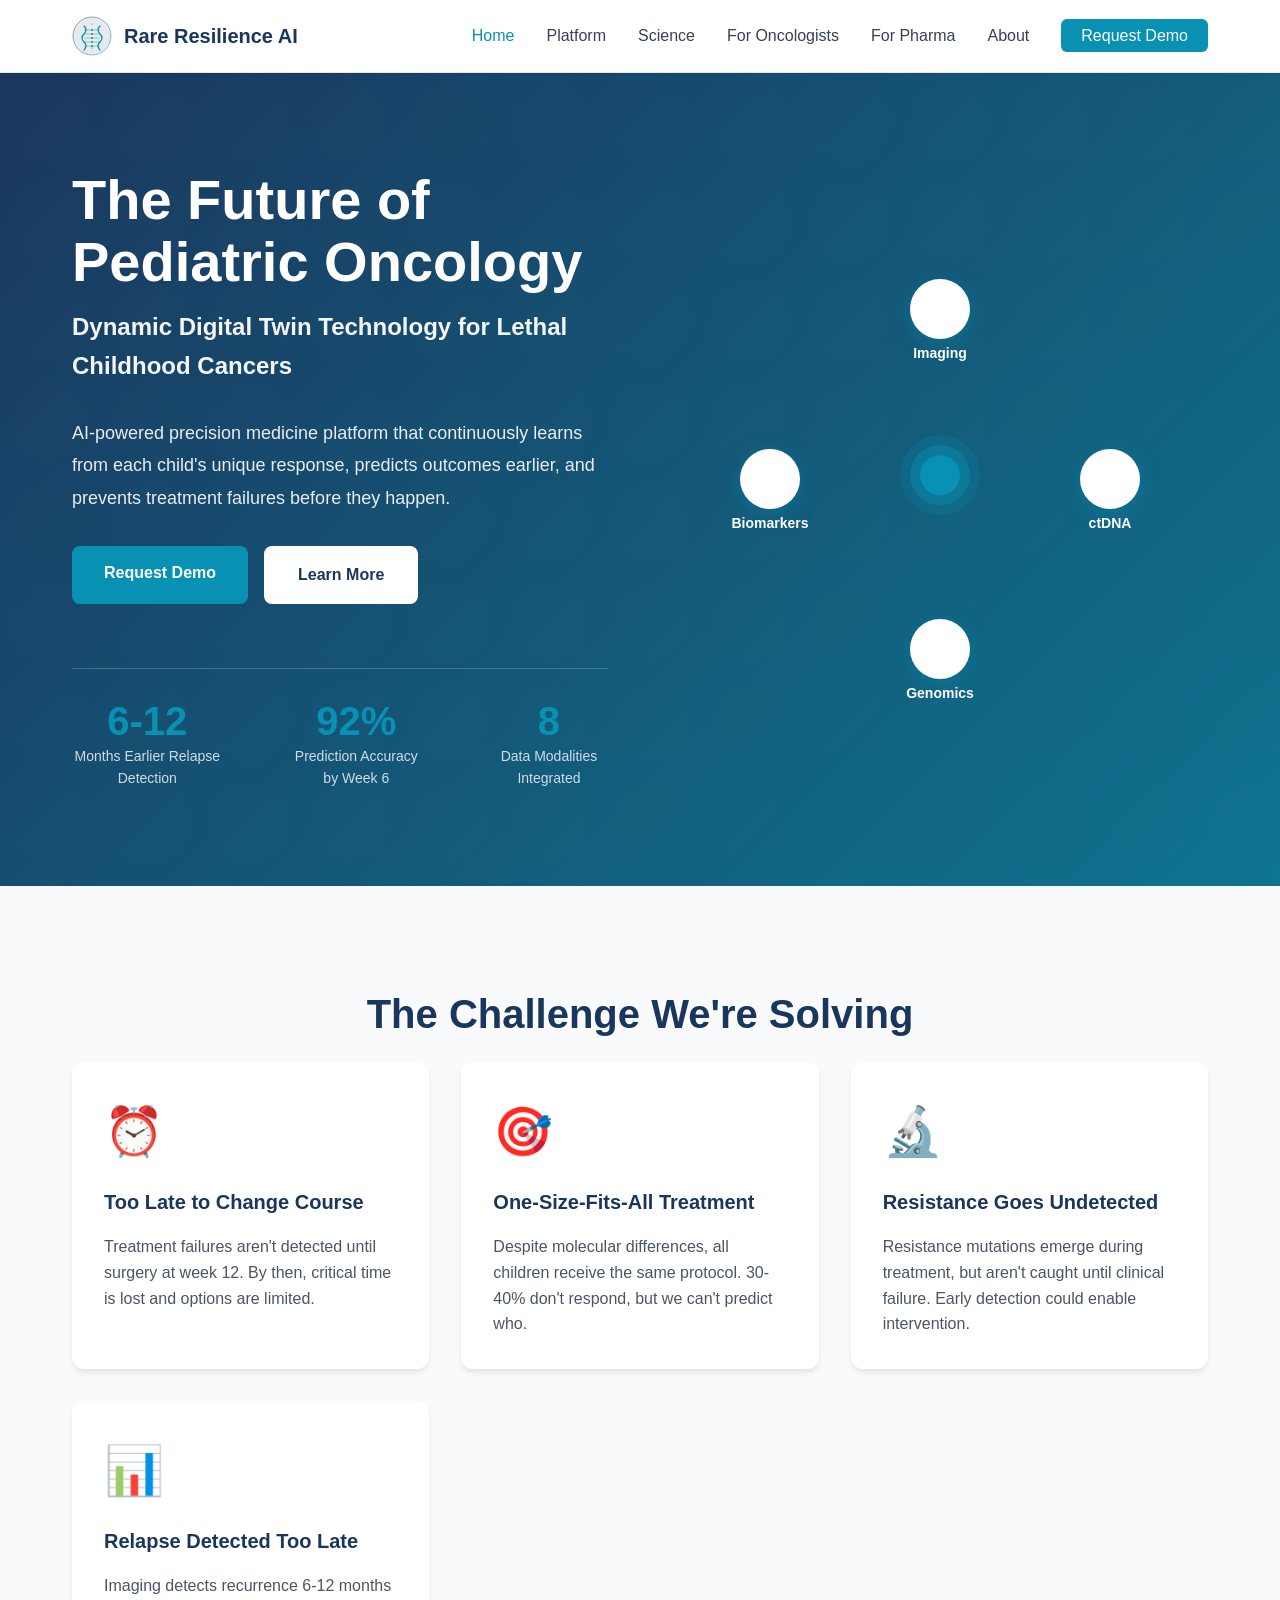
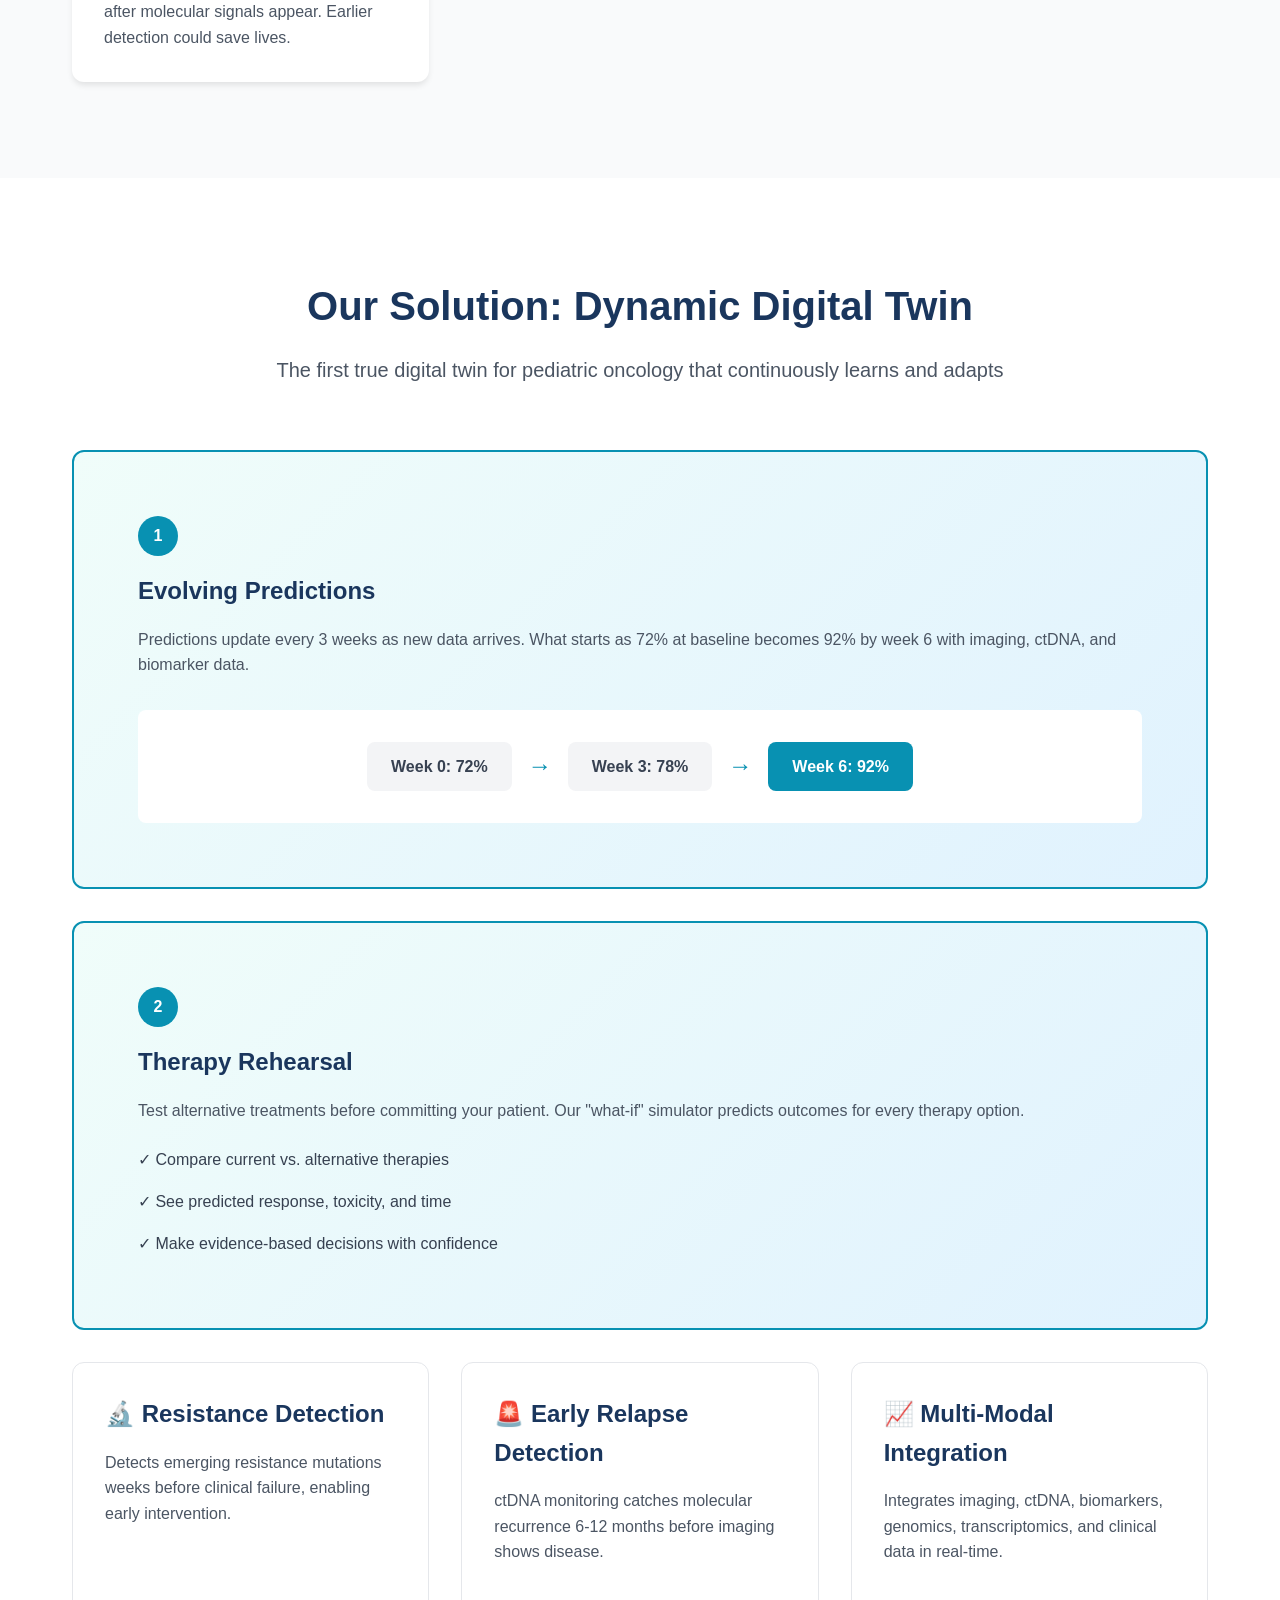
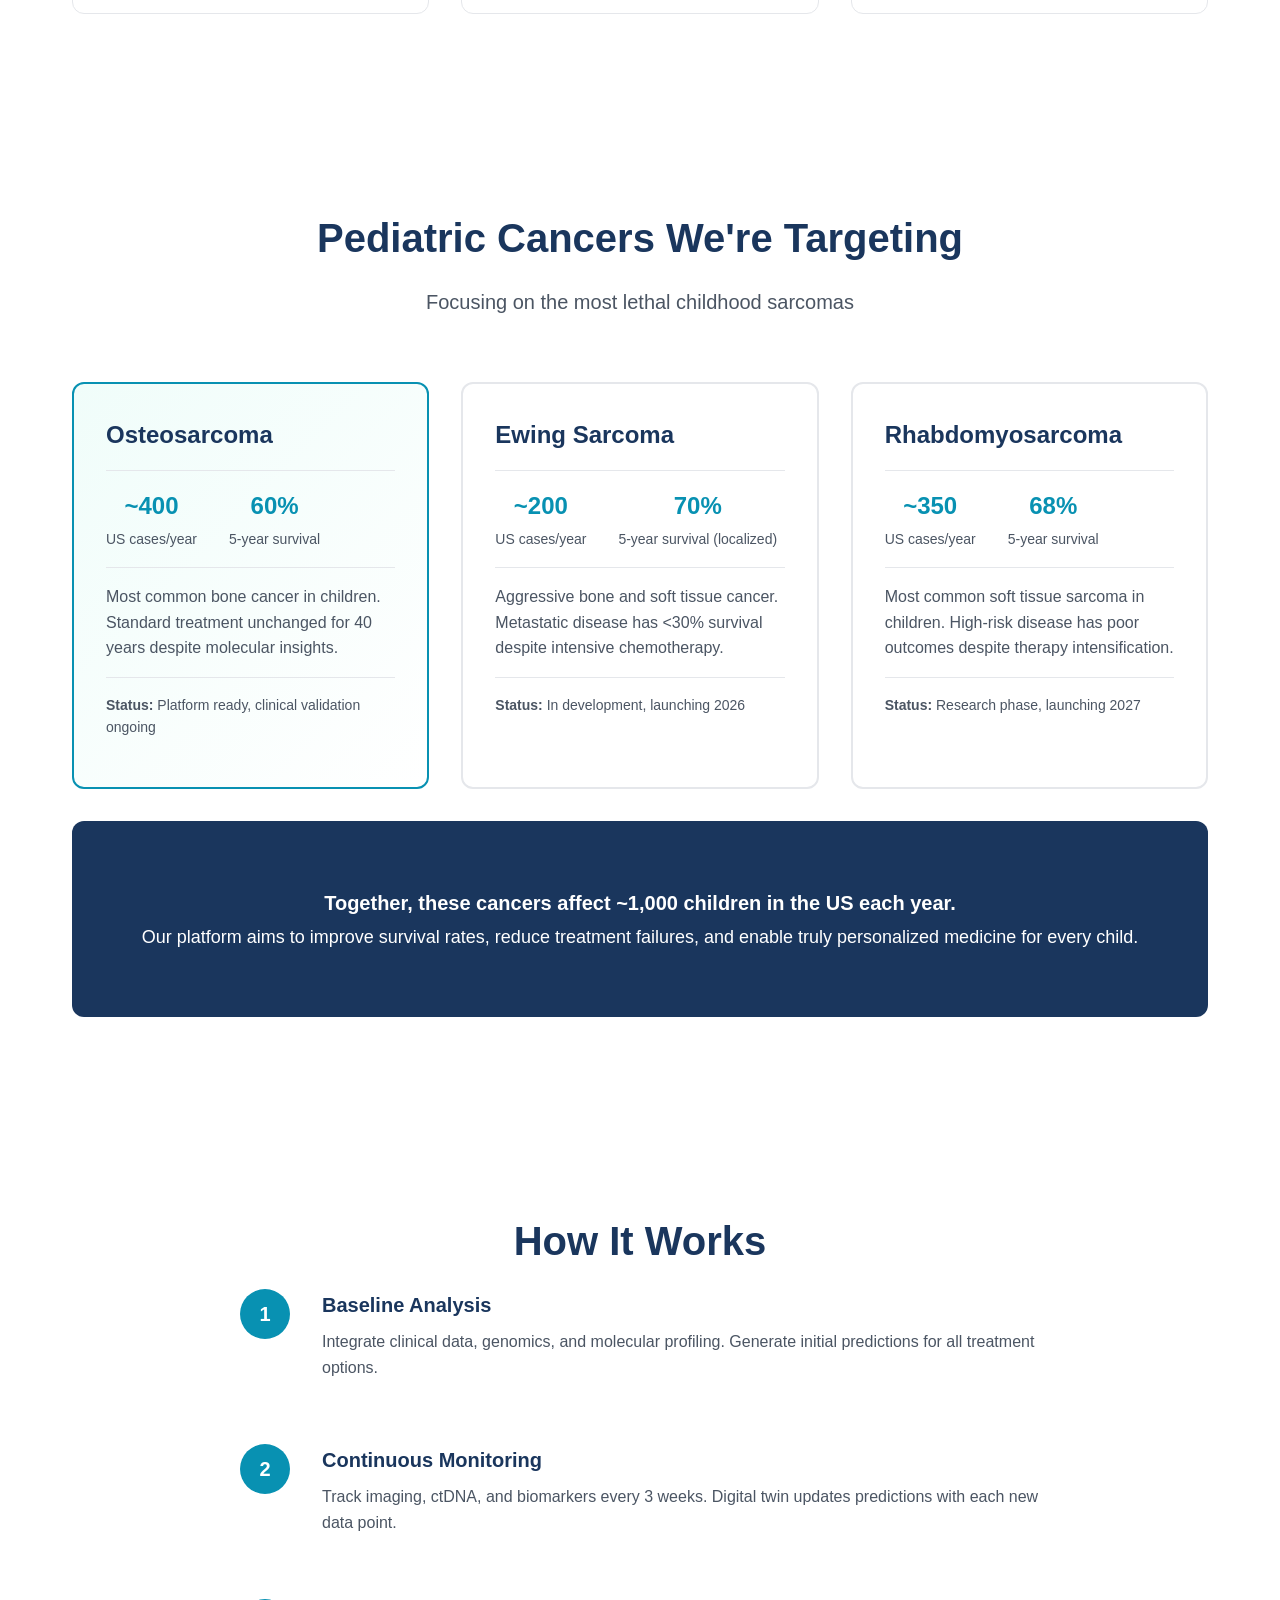
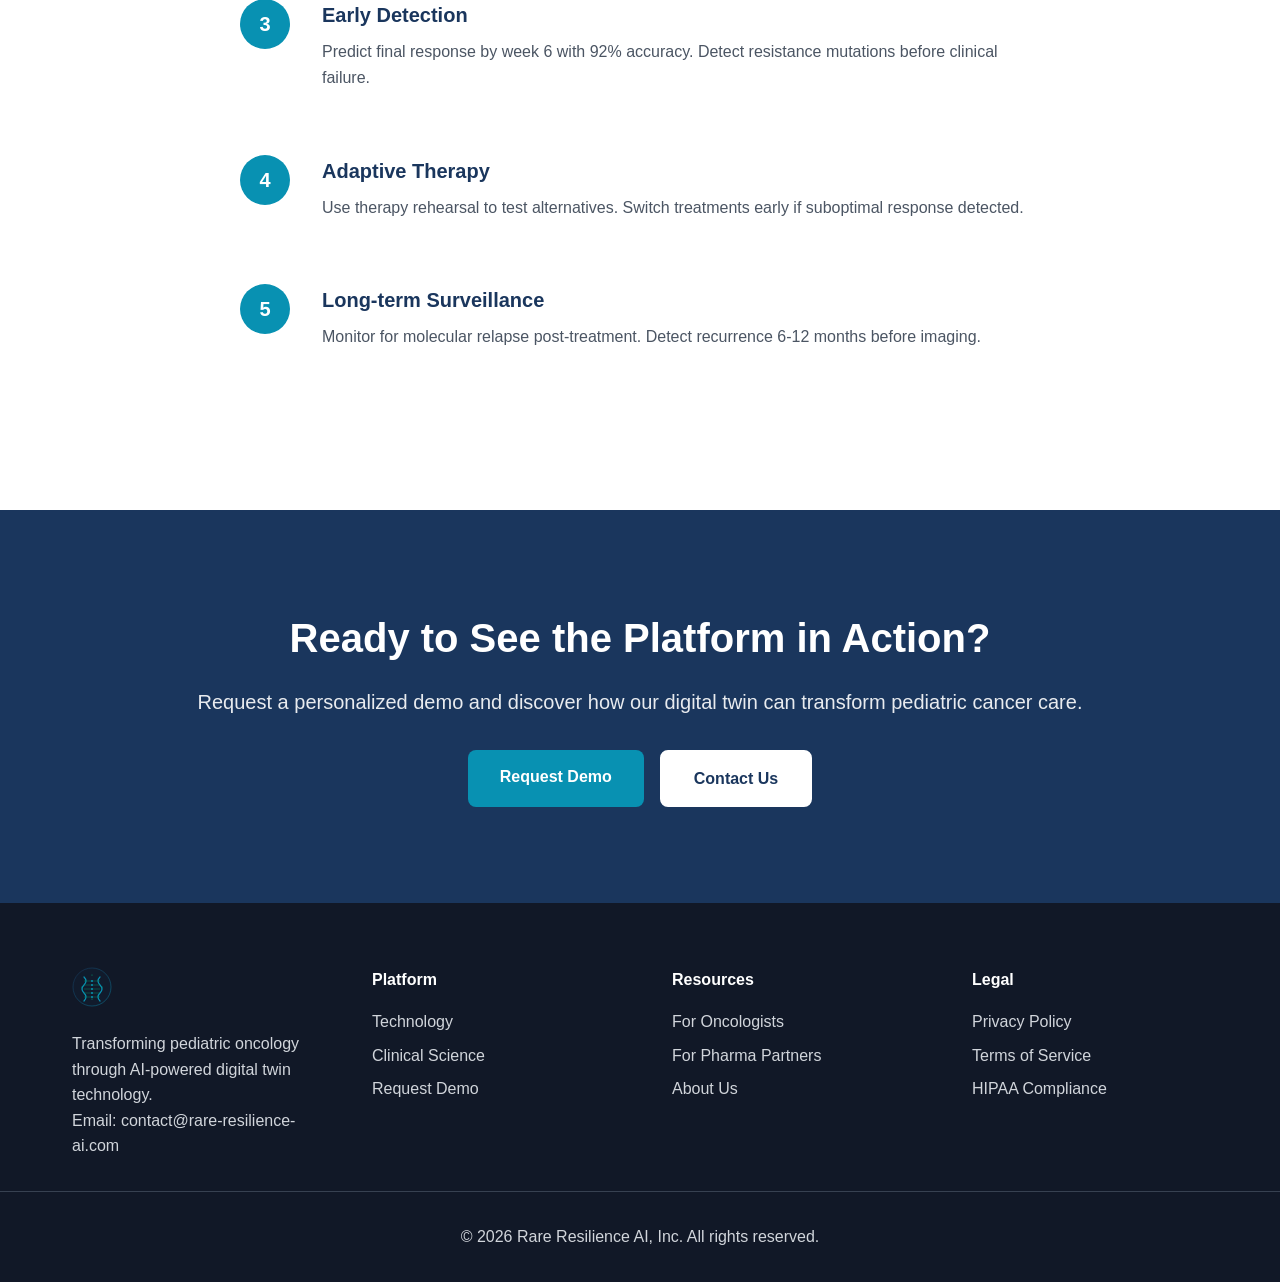
<file: index.html>
<!DOCTYPE html>
<html lang="en">
<head>
    <meta charset="UTF-8">
    <meta name="viewport" content="width=device-width, initial-scale=1.0">
    <meta name="description" content="Rare Resilience AI - Dynamic Digital Twin for Pediatric Oncology. AI-powered precision medicine platform for lethal childhood cancers including osteosarcoma, Ewing sarcoma, and rhabdomyosarcoma.">
    <meta name="keywords" content="pediatric oncology, osteosarcoma, digital twin, AI cancer treatment, childhood cancer, precision medicine">
    <title>Rare Resilience AI - Digital Twin for Pediatric Oncology</title>
    <link rel="stylesheet" href="styles.css">
    <link rel="icon" type="image/svg+xml" href="logo.svg">
</head>
<body>
    <!-- Navigation -->
    <nav class="navbar">
        <div class="container nav-container">
            <div class="logo">
                <img src="logo.svg" alt="Rare Resilience AI Logo" class="logo-img">
                <span class="logo-text">Rare Resilience AI</span>
            </div>
            <ul class="nav-links">
                <li><a href="index.html" class="active">Home</a></li>
                <li><a href="platform.html">Platform</a></li>
                <li><a href="science.html">Science</a></li>
                <li><a href="for-oncologists.html">For Oncologists</a></li>
                <li><a href="for-pharma.html">For Pharma</a></li>
                <li><a href="about.html">About</a></li>
                <li><a href="demo.html" class="btn-primary-nav">Request Demo</a></li>
            </ul>
            <div class="mobile-menu-toggle">
                <span></span>
                <span></span>
                <span></span>
            </div>
        </div>
    </nav>

    <!-- Hero Section -->
    <section class="hero">
        <div class="container hero-container">
            <div class="hero-content">
                <h1 class="hero-title">The Future of Pediatric Oncology</h1>
                <p class="hero-subtitle">Dynamic Digital Twin Technology for Lethal Childhood Cancers</p>
                <p class="hero-description">
                    AI-powered precision medicine platform that continuously learns from each child's unique response, 
                    predicts outcomes earlier, and prevents treatment failures before they happen.
                </p>
                <div class="hero-buttons">
                    <a href="demo.html" class="btn-primary">Request Demo</a>
                    <a href="platform.html" class="btn-secondary">Learn More</a>
                </div>
                <div class="hero-stats">
                    <div class="stat">
                        <div class="stat-number">6-12</div>
                        <div class="stat-label">Months Earlier Relapse Detection</div>
                    </div>
                    <div class="stat">
                        <div class="stat-number">92%</div>
                        <div class="stat-label">Prediction Accuracy by Week 6</div>
                    </div>
                    <div class="stat">
                        <div class="stat-number">8</div>
                        <div class="stat-label">Data Modalities Integrated</div>
                    </div>
                </div>
            </div>
            <div class="hero-visual">
                <div class="digital-twin-animation">
                    <!-- Animated visual representation -->
                    <div class="orbit-container">
                        <div class="center-node">
                            <svg width="100" height="100" viewBox="0 0 100 100">
                                <circle cx="50" cy="50" r="40" fill="#0891b2" opacity="0.2"/>
                                <circle cx="50" cy="50" r="30" fill="#0891b2" opacity="0.4"/>
                                <circle cx="50" cy="50" r="20" fill="#0891b2"/>
                            </svg>
                        </div>
                        <div class="orbit-node orbit-1" data-label="Imaging"></div>
                        <div class="orbit-node orbit-2" data-label="ctDNA"></div>
                        <div class="orbit-node orbit-3" data-label="Genomics"></div>
                        <div class="orbit-node orbit-4" data-label="Biomarkers"></div>
                    </div>
                </div>
            </div>
        </div>
    </section>

    <!-- Problem Section -->
    <section class="section problem-section">
        <div class="container">
            <h2 class="section-title">The Challenge We're Solving</h2>
            <div class="problem-grid">
                <div class="problem-card">
                    <div class="problem-icon">⏰</div>
                    <h3>Too Late to Change Course</h3>
                    <p>Treatment failures aren't detected until surgery at week 12. By then, critical time is lost and options are limited.</p>
                </div>
                <div class="problem-card">
                    <div class="problem-icon">🎯</div>
                    <h3>One-Size-Fits-All Treatment</h3>
                    <p>Despite molecular differences, all children receive the same protocol. 30-40% don't respond, but we can't predict who.</p>
                </div>
                <div class="problem-card">
                    <div class="problem-icon">🔬</div>
                    <h3>Resistance Goes Undetected</h3>
                    <p>Resistance mutations emerge during treatment, but aren't caught until clinical failure. Early detection could enable intervention.</p>
                </div>
                <div class="problem-card">
                    <div class="problem-icon">📊</div>
                    <h3>Relapse Detected Too Late</h3>
                    <p>Imaging detects recurrence 6-12 months after molecular signals appear. Earlier detection could save lives.</p>
                </div>
            </div>
        </div>
    </section>

    <!-- Solution Section -->
    <section class="section solution-section">
        <div class="container">
            <h2 class="section-title">Our Solution: Dynamic Digital Twin</h2>
            <p class="section-subtitle">The first true digital twin for pediatric oncology that continuously learns and adapts</p>
            
            <div class="solution-features">
                <div class="feature-card featured">
                    <div class="feature-number">1</div>
                    <h3>Evolving Predictions</h3>
                    <p>Predictions update every 3 weeks as new data arrives. What starts as 72% at baseline becomes 92% by week 6 with imaging, ctDNA, and biomarker data.</p>
                    <div class="feature-visual">
                        <div class="prediction-evolution">
                            <span class="timeline-point">Week 0: 72%</span>
                            <span class="timeline-arrow">→</span>
                            <span class="timeline-point">Week 3: 78%</span>
                            <span class="timeline-arrow">→</span>
                            <span class="timeline-point highlight">Week 6: 92%</span>
                        </div>
                    </div>
                </div>

                <div class="feature-card featured">
                    <div class="feature-number">2</div>
                    <h3>Therapy Rehearsal</h3>
                    <p>Test alternative treatments before committing your patient. Our "what-if" simulator predicts outcomes for every therapy option.</p>
                    <ul class="feature-list">
                        <li>✓ Compare current vs. alternative therapies</li>
                        <li>✓ See predicted response, toxicity, and time</li>
                        <li>✓ Make evidence-based decisions with confidence</li>
                    </ul>
                </div>

                <div class="feature-row">
                    <div class="feature-card">
                        <h3>🔬 Resistance Detection</h3>
                        <p>Detects emerging resistance mutations weeks before clinical failure, enabling early intervention.</p>
                    </div>
                    <div class="feature-card">
                        <h3>🚨 Early Relapse Detection</h3>
                        <p>ctDNA monitoring catches molecular recurrence 6-12 months before imaging shows disease.</p>
                    </div>
                    <div class="feature-card">
                        <h3>📈 Multi-Modal Integration</h3>
                        <p>Integrates imaging, ctDNA, biomarkers, genomics, transcriptomics, and clinical data in real-time.</p>
                    </div>
                </div>
            </div>
        </div>
    </section>

    <!-- Focus Cancers Section -->
    <section class="section cancers-section">
        <div class="container">
            <h2 class="section-title">Pediatric Cancers We're Targeting</h2>
            <p class="section-subtitle">Focusing on the most lethal childhood sarcomas</p>
            
            <div class="cancer-grid">
                <div class="cancer-card primary">
                    <h3>Osteosarcoma</h3>
                    <div class="cancer-stats">
                        <div class="cancer-stat">
                            <strong>~400</strong>
                            <span>US cases/year</span>
                        </div>
                        <div class="cancer-stat">
                            <strong>60%</strong>
                            <span>5-year survival</span>
                        </div>
                    </div>
                    <p>Most common bone cancer in children. Standard treatment unchanged for 40 years despite molecular insights.</p>
                    <p class="status"><strong>Status:</strong> Platform ready, clinical validation ongoing</p>
                </div>

                <div class="cancer-card">
                    <h3>Ewing Sarcoma</h3>
                    <div class="cancer-stats">
                        <div class="cancer-stat">
                            <strong>~200</strong>
                            <span>US cases/year</span>
                        </div>
                        <div class="cancer-stat">
                            <strong>70%</strong>
                            <span>5-year survival (localized)</span>
                        </div>
                    </div>
                    <p>Aggressive bone and soft tissue cancer. Metastatic disease has <30% survival despite intensive chemotherapy.</p>
                    <p class="status"><strong>Status:</strong> In development, launching 2026</p>
                </div>

                <div class="cancer-card">
                    <h3>Rhabdomyosarcoma</h3>
                    <div class="cancer-stats">
                        <div class="cancer-stat">
                            <strong>~350</strong>
                            <span>US cases/year</span>
                        </div>
                        <div class="cancer-stat">
                            <strong>68%</strong>
                            <span>5-year survival</span>
                        </div>
                    </div>
                    <p>Most common soft tissue sarcoma in children. High-risk disease has poor outcomes despite therapy intensification.</p>
                    <p class="status"><strong>Status:</strong> Research phase, launching 2027</p>
                </div>
            </div>

            <div class="impact-statement">
                <p><strong>Together, these cancers affect ~1,000 children in the US each year.</strong></p>
                <p>Our platform aims to improve survival rates, reduce treatment failures, and enable truly personalized medicine for every child.</p>
            </div>
        </div>
    </section>

    <!-- How It Works -->
    <section class="section how-it-works">
        <div class="container">
            <h2 class="section-title">How It Works</h2>
            <div class="timeline">
                <div class="timeline-item">
                    <div class="timeline-marker">1</div>
                    <div class="timeline-content">
                        <h3>Baseline Analysis</h3>
                        <p>Integrate clinical data, genomics, and molecular profiling. Generate initial predictions for all treatment options.</p>
                    </div>
                </div>
                <div class="timeline-item">
                    <div class="timeline-marker">2</div>
                    <div class="timeline-content">
                        <h3>Continuous Monitoring</h3>
                        <p>Track imaging, ctDNA, and biomarkers every 3 weeks. Digital twin updates predictions with each new data point.</p>
                    </div>
                </div>
                <div class="timeline-item">
                    <div class="timeline-marker">3</div>
                    <div class="timeline-content">
                        <h3>Early Detection</h3>
                        <p>Predict final response by week 6 with 92% accuracy. Detect resistance mutations before clinical failure.</p>
                    </div>
                </div>
                <div class="timeline-item">
                    <div class="timeline-marker">4</div>
                    <div class="timeline-content">
                        <h3>Adaptive Therapy</h3>
                        <p>Use therapy rehearsal to test alternatives. Switch treatments early if suboptimal response detected.</p>
                    </div>
                </div>
                <div class="timeline-item">
                    <div class="timeline-marker">5</div>
                    <div class="timeline-content">
                        <h3>Long-term Surveillance</h3>
                        <p>Monitor for molecular relapse post-treatment. Detect recurrence 6-12 months before imaging.</p>
                    </div>
                </div>
            </div>
        </div>
    </section>

    <!-- CTA Section -->
    <section class="section cta-section">
        <div class="container">
            <div class="cta-content">
                <h2>Ready to See the Platform in Action?</h2>
                <p>Request a personalized demo and discover how our digital twin can transform pediatric cancer care.</p>
                <div class="cta-buttons">
                    <a href="demo.html" class="btn-primary-large">Request Demo</a>
                    <a href="mailto:contact@rare-resilience-ai.com" class="btn-secondary-large">Contact Us</a>
                </div>
            </div>
        </div>
    </section>

    <!-- Footer -->
    <footer class="footer">
        <div class="container footer-container">
            <div class="footer-section">
                <img src="logo.svg" alt="Rare Resilience AI" class="footer-logo">
                <p>Transforming pediatric oncology through AI-powered digital twin technology.</p>
                <div class="footer-contact">
                    <p>Email: <a href="mailto:contact@rare-resilience-ai.com">contact@rare-resilience-ai.com</a></p>
                </div>
            </div>
            <div class="footer-section">
                <h4>Platform</h4>
                <ul>
                    <li><a href="platform.html">Technology</a></li>
                    <li><a href="science.html">Clinical Science</a></li>
                    <li><a href="demo.html">Request Demo</a></li>
                </ul>
            </div>
            <div class="footer-section">
                <h4>Resources</h4>
                <ul>
                    <li><a href="for-oncologists.html">For Oncologists</a></li>
                    <li><a href="for-pharma.html">For Pharma Partners</a></li>
                    <li><a href="about.html">About Us</a></li>
                </ul>
            </div>
            <div class="footer-section">
                <h4>Legal</h4>
                <ul>
                    <li><a href="privacy.html">Privacy Policy</a></li>
                    <li><a href="terms.html">Terms of Service</a></li>
                    <li><a href="hipaa.html">HIPAA Compliance</a></li>
                </ul>
            </div>
        </div>
        <div class="footer-bottom">
            <div class="container">
                <p>&copy; 2026 Rare Resilience AI, Inc. All rights reserved.</p>
            </div>
        </div>
    </footer>

    <script src="script.js"></script>
</body>
</html>
</file>
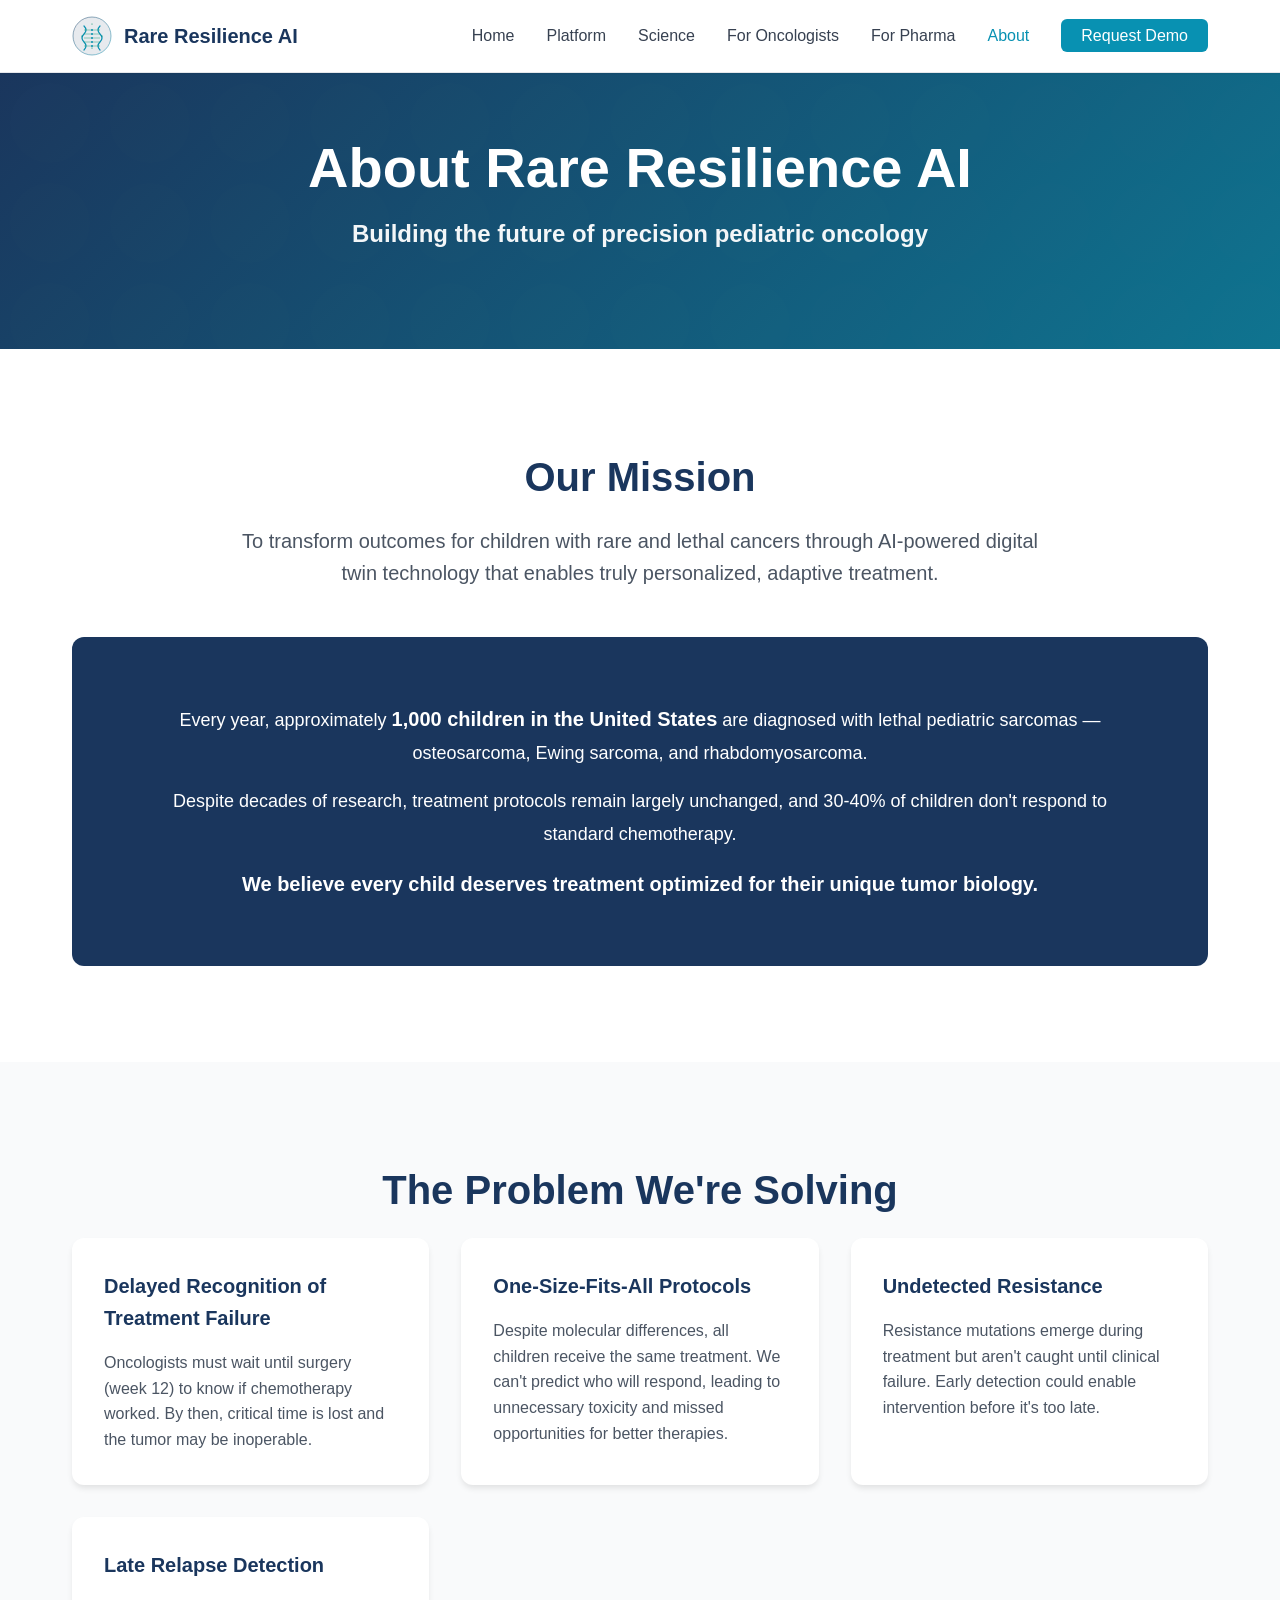
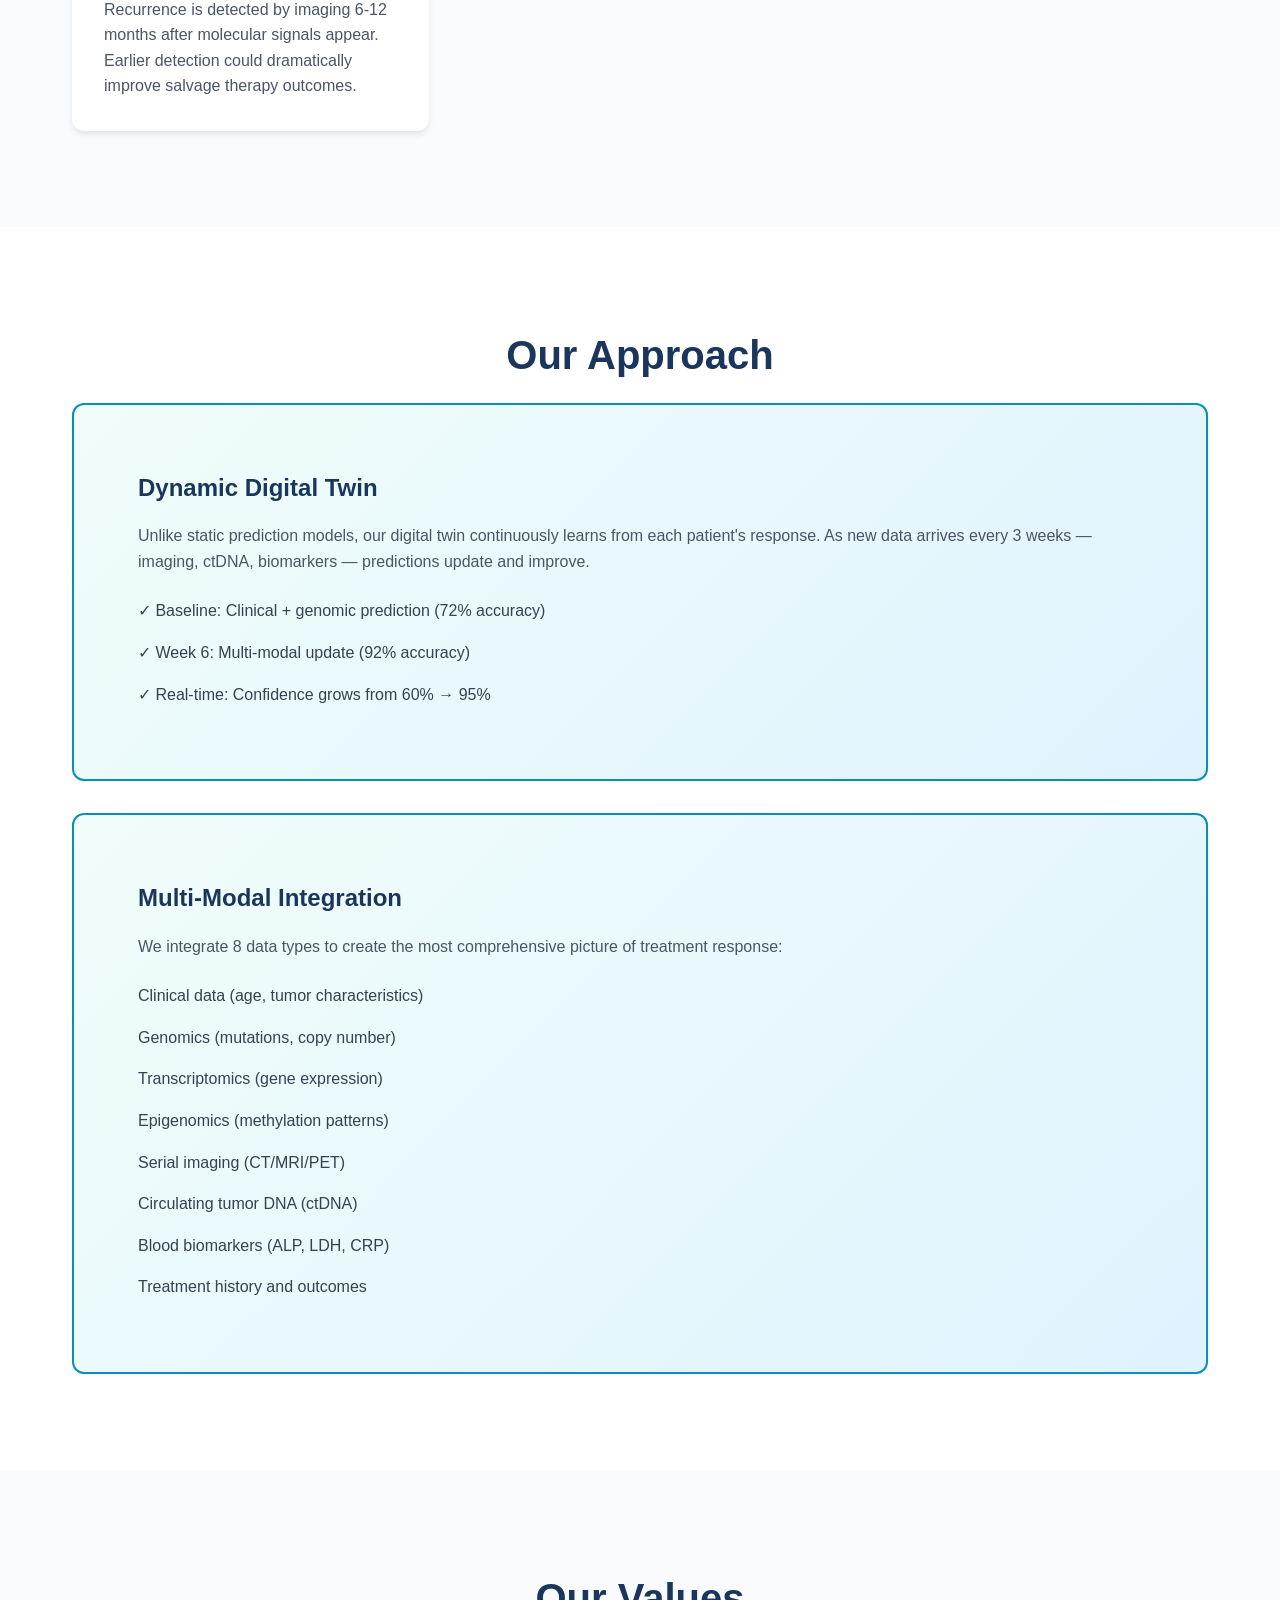
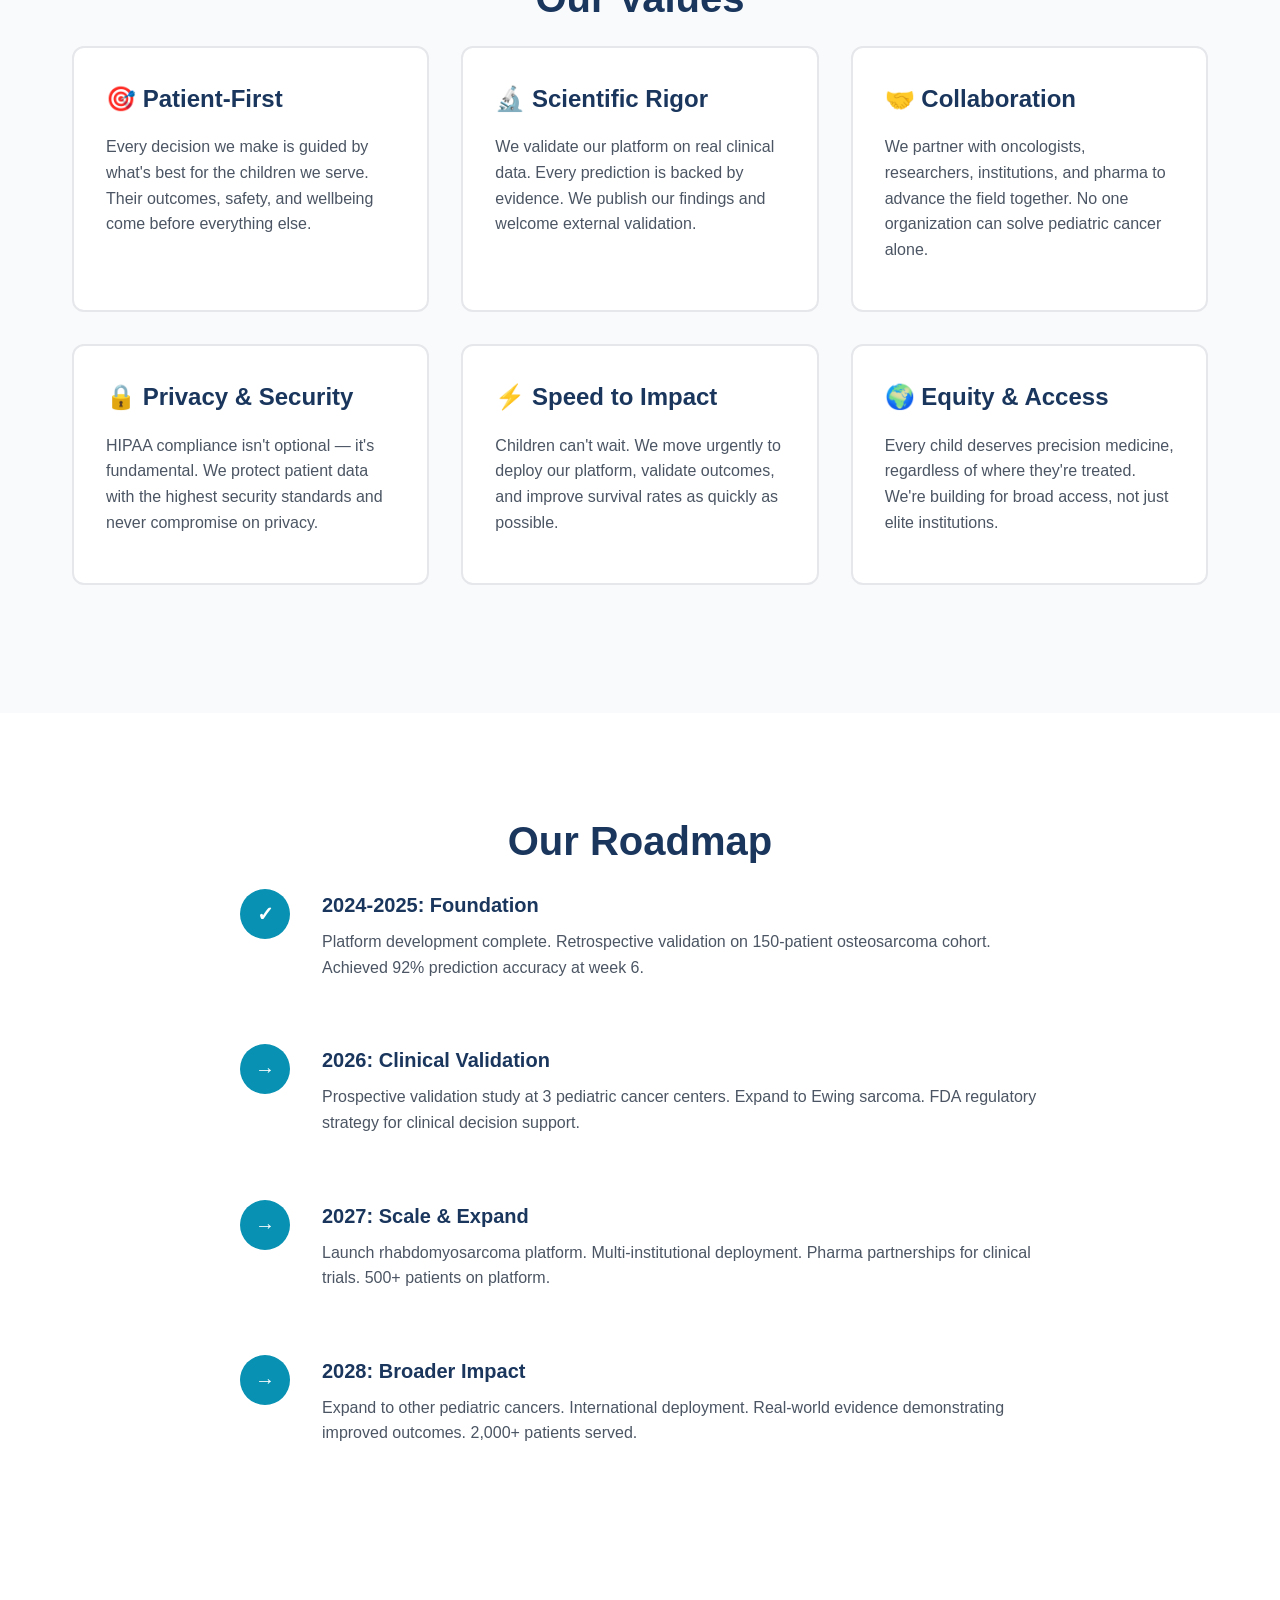
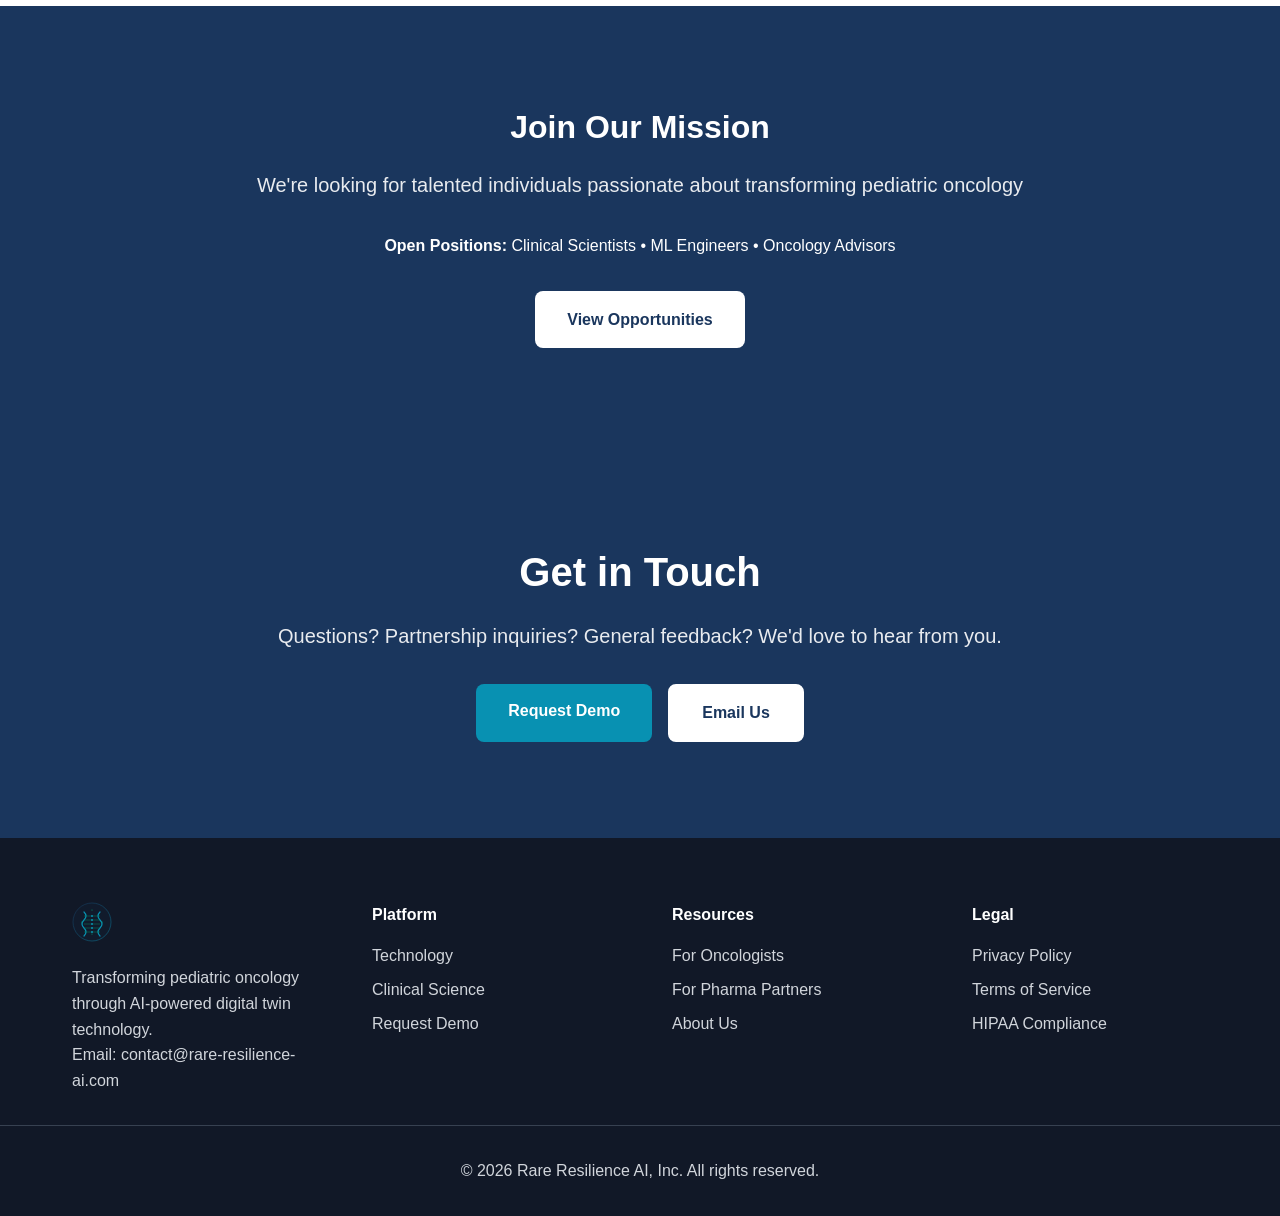
<file: about.html>
<!DOCTYPE html>
<html lang="en">
<head>
    <meta charset="UTF-8">
    <meta name="viewport" content="width=device-width, initial-scale=1.0">
    <title>About Us - Rare Resilience AI</title>
    <link rel="stylesheet" href="styles.css">
    <link rel="icon" type="image/svg+xml" href="logo.svg">
</head>
<body>
    <nav class="navbar">
        <div class="container nav-container">
            <div class="logo">
                <img src="logo.svg" alt="Rare Resilience AI Logo" class="logo-img">
                <span class="logo-text">Rare Resilience AI</span>
            </div>
            <ul class="nav-links">
                <li><a href="index.html">Home</a></li>
                <li><a href="platform.html">Platform</a></li>
                <li><a href="science.html">Science</a></li>
                <li><a href="for-oncologists.html">For Oncologists</a></li>
                <li><a href="for-pharma.html">For Pharma</a></li>
                <li><a href="about.html" class="active">About</a></li>
                <li><a href="demo.html" class="btn-primary-nav">Request Demo</a></li>
            </ul>
        </div>
    </nav>

    <section class="hero" style="padding: 4rem 0;">
        <div class="container">
            <h1 class="hero-title" style="text-align: center;">About Rare Resilience AI</h1>
            <p class="hero-subtitle" style="text-align: center;">Building the future of precision pediatric oncology</p>
        </div>
    </section>

    <section class="section">
        <div class="container">
            <h2 class="section-title">Our Mission</h2>
            <p class="section-subtitle" style="max-width: 800px; margin: 0 auto 3rem;">
                To transform outcomes for children with rare and lethal cancers through AI-powered digital twin technology 
                that enables truly personalized, adaptive treatment.
            </p>

            <div class="impact-statement">
                <p>Every year, approximately <strong>1,000 children in the United States</strong> are diagnosed with lethal pediatric sarcomas — osteosarcoma, Ewing sarcoma, and rhabdomyosarcoma.</p>
                <p style="margin-top: 1rem;">Despite decades of research, treatment protocols remain largely unchanged, and 30-40% of children don't respond to standard chemotherapy.</p>
                <p style="margin-top: 1rem;"><strong>We believe every child deserves treatment optimized for their unique tumor biology.</strong></p>
            </div>
        </div>
    </section>

    <section class="section" style="background: var(--gray-50);">
        <div class="container">
            <h2 class="section-title">The Problem We're Solving</h2>

            <div class="problem-grid">
                <div class="problem-card">
                    <h3>Delayed Recognition of Treatment Failure</h3>
                    <p>Oncologists must wait until surgery (week 12) to know if chemotherapy worked. By then, critical time is lost and the tumor may be inoperable.</p>
                </div>

                <div class="problem-card">
                    <h3>One-Size-Fits-All Protocols</h3>
                    <p>Despite molecular differences, all children receive the same treatment. We can't predict who will respond, leading to unnecessary toxicity and missed opportunities for better therapies.</p>
                </div>

                <div class="problem-card">
                    <h3>Undetected Resistance</h3>
                    <p>Resistance mutations emerge during treatment but aren't caught until clinical failure. Early detection could enable intervention before it's too late.</p>
                </div>

                <div class="problem-card">
                    <h3>Late Relapse Detection</h3>
                    <p>Recurrence is detected by imaging 6-12 months after molecular signals appear. Earlier detection could dramatically improve salvage therapy outcomes.</p>
                </div>
            </div>
        </div>
    </section>

    <section class="section">
        <div class="container">
            <h2 class="section-title">Our Approach</h2>

            <div class="solution-features">
                <div class="feature-card featured">
                    <h3>Dynamic Digital Twin</h3>
                    <p>Unlike static prediction models, our digital twin continuously learns from each patient's response. As new data arrives every 3 weeks — imaging, ctDNA, biomarkers — predictions update and improve.</p>
                    <ul class="feature-list">
                        <li>✓ Baseline: Clinical + genomic prediction (72% accuracy)</li>
                        <li>✓ Week 6: Multi-modal update (92% accuracy)</li>
                        <li>✓ Real-time: Confidence grows from 60% → 95%</li>
                    </ul>
                </div>

                <div class="feature-card featured">
                    <h3>Multi-Modal Integration</h3>
                    <p>We integrate 8 data types to create the most comprehensive picture of treatment response:</p>
                    <ul class="feature-list">
                        <li>Clinical data (age, tumor characteristics)</li>
                        <li>Genomics (mutations, copy number)</li>
                        <li>Transcriptomics (gene expression)</li>
                        <li>Epigenomics (methylation patterns)</li>
                        <li>Serial imaging (CT/MRI/PET)</li>
                        <li>Circulating tumor DNA (ctDNA)</li>
                        <li>Blood biomarkers (ALP, LDH, CRP)</li>
                        <li>Treatment history and outcomes</li>
                    </ul>
                </div>
            </div>
        </div>
    </section>

    <section class="section" style="background: var(--gray-50);">
        <div class="container">
            <h2 class="section-title">Our Values</h2>

            <div class="cancer-grid">
                <div class="cancer-card">
                    <h3>🎯 Patient-First</h3>
                    <p>Every decision we make is guided by what's best for the children we serve. Their outcomes, safety, and wellbeing come before everything else.</p>
                </div>

                <div class="cancer-card">
                    <h3>🔬 Scientific Rigor</h3>
                    <p>We validate our platform on real clinical data. Every prediction is backed by evidence. We publish our findings and welcome external validation.</p>
                </div>

                <div class="cancer-card">
                    <h3>🤝 Collaboration</h3>
                    <p>We partner with oncologists, researchers, institutions, and pharma to advance the field together. No one organization can solve pediatric cancer alone.</p>
                </div>

                <div class="cancer-card">
                    <h3>🔒 Privacy & Security</h3>
                    <p>HIPAA compliance isn't optional — it's fundamental. We protect patient data with the highest security standards and never compromise on privacy.</p>
                </div>

                <div class="cancer-card">
                    <h3>⚡ Speed to Impact</h3>
                    <p>Children can't wait. We move urgently to deploy our platform, validate outcomes, and improve survival rates as quickly as possible.</p>
                </div>

                <div class="cancer-card">
                    <h3>🌍 Equity & Access</h3>
                    <p>Every child deserves precision medicine, regardless of where they're treated. We're building for broad access, not just elite institutions.</p>
                </div>
            </div>
        </div>
    </section>

    <section class="section">
        <div class="container">
            <h2 class="section-title">Our Roadmap</h2>

            <div class="timeline">
                <div class="timeline-item">
                    <div class="timeline-marker">✓</div>
                    <div class="timeline-content">
                        <h3>2024-2025: Foundation</h3>
                        <p>Platform development complete. Retrospective validation on 150-patient osteosarcoma cohort. Achieved 92% prediction accuracy at week 6.</p>
                    </div>
                </div>

                <div class="timeline-item">
                    <div class="timeline-marker">→</div>
                    <div class="timeline-content">
                        <h3>2026: Clinical Validation</h3>
                        <p>Prospective validation study at 3 pediatric cancer centers. Expand to Ewing sarcoma. FDA regulatory strategy for clinical decision support.</p>
                    </div>
                </div>

                <div class="timeline-item">
                    <div class="timeline-marker">→</div>
                    <div class="timeline-content">
                        <h3>2027: Scale & Expand</h3>
                        <p>Launch rhabdomyosarcoma platform. Multi-institutional deployment. Pharma partnerships for clinical trials. 500+ patients on platform.</p>
                    </div>
                </div>

                <div class="timeline-item">
                    <div class="timeline-marker">→</div>
                    <div class="timeline-content">
                        <h3>2028: Broader Impact</h3>
                        <p>Expand to other pediatric cancers. International deployment. Real-world evidence demonstrating improved outcomes. 2,000+ patients served.</p>
                    </div>
                </div>
            </div>
        </div>
    </section>

    <section class="section" style="background: var(--primary-blue); color: white; text-align: center;">
        <div class="container">
            <h2 style="color: white; font-size: 2rem; margin-bottom: 1rem;">Join Our Mission</h2>
            <p style="font-size: 1.25rem; margin-bottom: 2rem; color: rgba(255,255,255,0.9);">
                We're looking for talented individuals passionate about transforming pediatric oncology
            </p>
            <p style="margin-bottom: 2rem;">
                <strong>Open Positions:</strong> Clinical Scientists • ML Engineers • Oncology Advisors
            </p>
            <a href="mailto:contact@rare-resilience-ai.com?subject=Careers" style="background: white; color: var(--primary-blue); padding: 1rem 2rem; border-radius: 0.5rem; text-decoration: none; font-weight: 600; display: inline-block;">
                View Opportunities
            </a>
        </div>
    </section>

    <section class="section cta-section">
        <div class="container">
            <div class="cta-content">
                <h2>Get in Touch</h2>
                <p>Questions? Partnership inquiries? General feedback? We'd love to hear from you.</p>
                <div class="cta-buttons">
                    <a href="demo.html" class="btn-primary-large">Request Demo</a>
                    <a href="mailto:contact@rare-resilience-ai.com" class="btn-secondary-large">Email Us</a>
                </div>
            </div>
        </div>
    </section>

    <footer class="footer">
        <div class="container footer-container">
            <div class="footer-section">
                <img src="logo.svg" alt="Rare Resilience AI" class="footer-logo">
                <p>Transforming pediatric oncology through AI-powered digital twin technology.</p>
                <div class="footer-contact">
                    <p>Email: <a href="mailto:contact@rare-resilience-ai.com">contact@rare-resilience-ai.com</a></p>
                </div>
            </div>
            <div class="footer-section">
                <h4>Platform</h4>
                <ul>
                    <li><a href="platform.html">Technology</a></li>
                    <li><a href="science.html">Clinical Science</a></li>
                    <li><a href="demo.html">Request Demo</a></li>
                </ul>
            </div>
            <div class="footer-section">
                <h4>Resources</h4>
                <ul>
                    <li><a href="for-oncologists.html">For Oncologists</a></li>
                    <li><a href="for-pharma.html">For Pharma Partners</a></li>
                    <li><a href="about.html">About Us</a></li>
                </ul>
            </div>
            <div class="footer-section">
                <h4>Legal</h4>
                <ul>
                    <li><a href="privacy.html">Privacy Policy</a></li>
                    <li><a href="terms.html">Terms of Service</a></li>
                    <li><a href="hipaa.html">HIPAA Compliance</a></li>
                </ul>
            </div>
        </div>
        <div class="footer-bottom">
            <div class="container">
                <p>&copy; 2026 Rare Resilience AI, Inc. All rights reserved.</p>
            </div>
        </div>
    </footer>
</body>
</html>
</file>
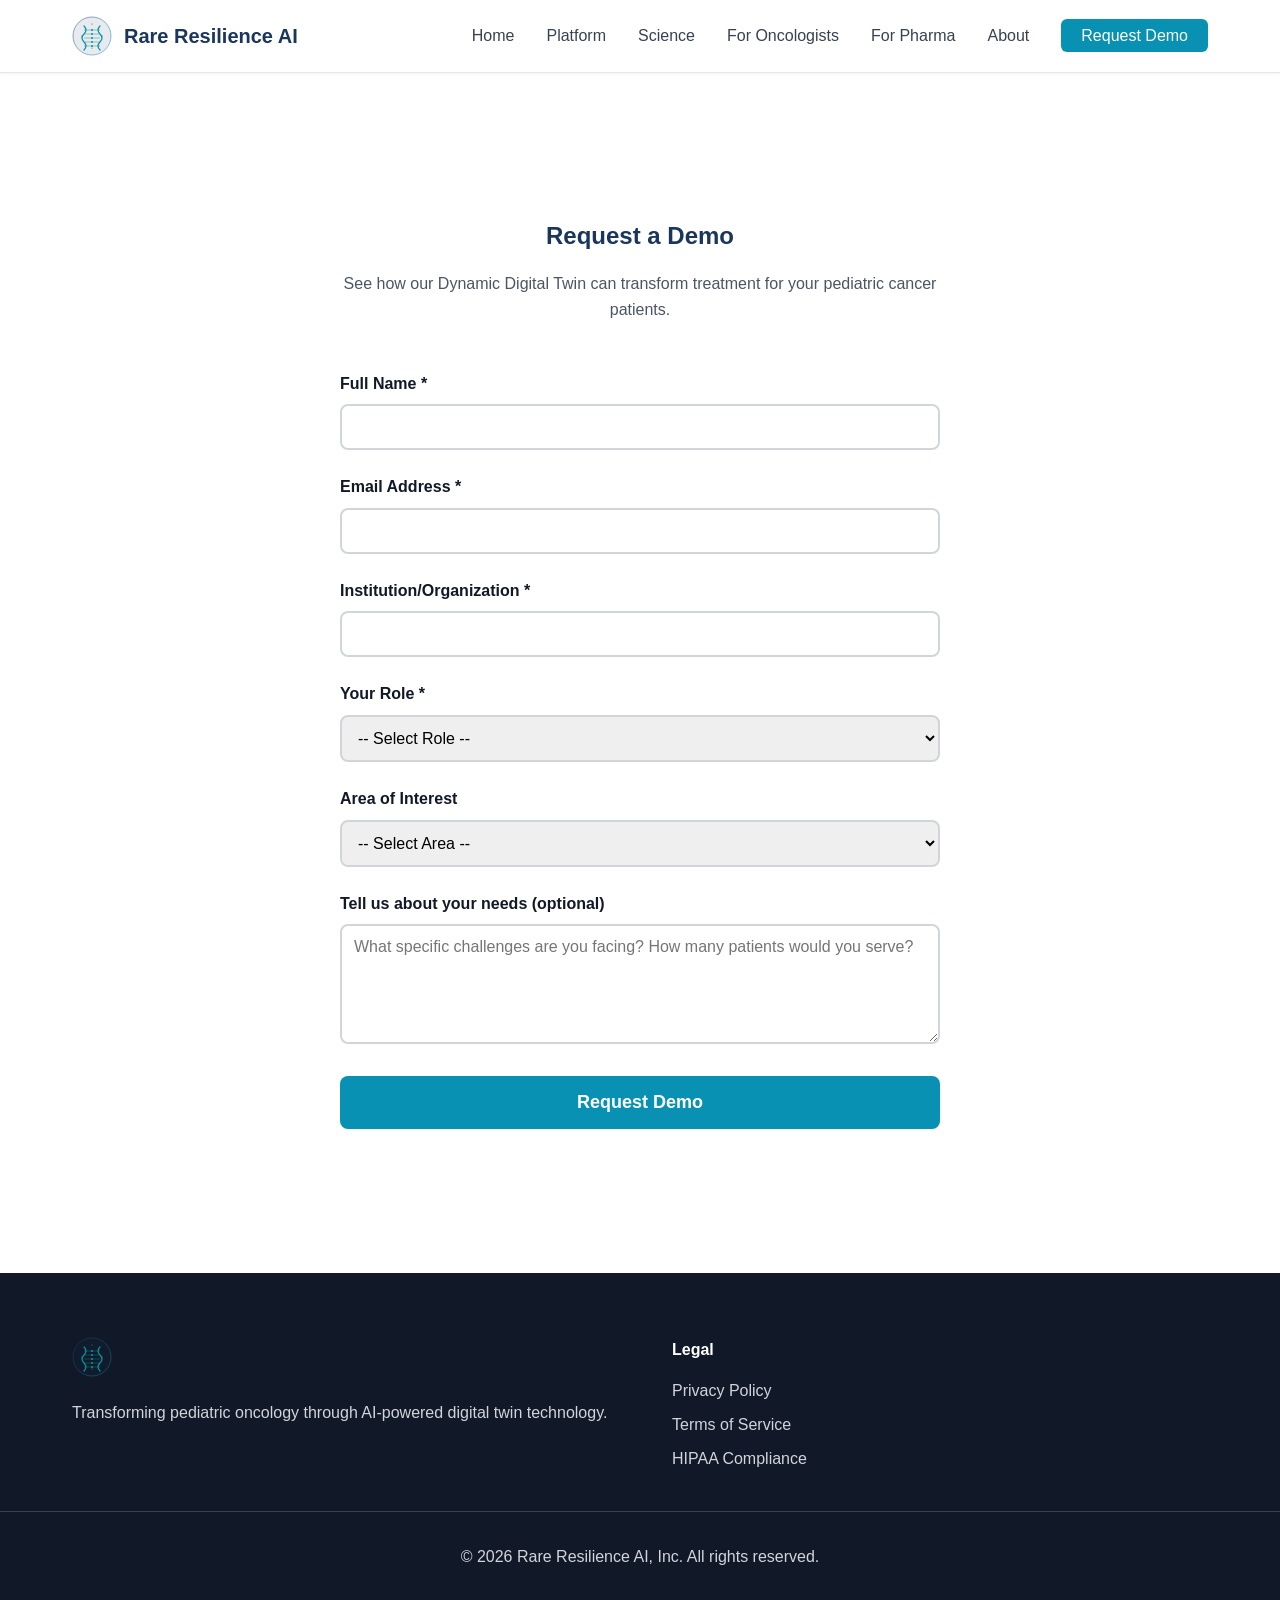
<file: demo.html>
<!DOCTYPE html>
<html lang="en">
<head>
    <meta charset="UTF-8">
    <meta name="viewport" content="width=device-width, initial-scale=1.0">
    <title>Request Demo - Rare Resilience AI</title>
    <link rel="stylesheet" href="styles.css">
    <link rel="icon" type="image/svg+xml" href="logo.svg">
    <style>
        .demo-form-section {
            max-width: 600px;
            margin: 0 auto;
            padding: 3rem 0;
        }
        .form-group {
            margin-bottom: 1.5rem;
        }
        .form-group label {
            display: block;
            font-weight: 600;
            margin-bottom: 0.5rem;
            color: var(--gray-900);
        }
        .form-group input,
        .form-group select,
        .form-group textarea {
            width: 100%;
            padding: 0.75rem;
            border: 2px solid var(--gray-300);
            border-radius: 0.5rem;
            font-size: 1rem;
            font-family: inherit;
            transition: border-color 0.2s;
        }
        .form-group input:focus,
        .form-group select:focus,
        .form-group textarea:focus {
            outline: none;
            border-color: var(--accent-teal);
        }
        .form-group textarea {
            min-height: 120px;
            resize: vertical;
        }
        .submit-btn {
            width: 100%;
            padding: 1rem;
            background: var(--accent-teal);
            color: white;
            border: none;
            border-radius: 0.5rem;
            font-size: 1.125rem;
            font-weight: 600;
            cursor: pointer;
            transition: all 0.3s;
        }
        .submit-btn:hover {
            background: #0e7490;
            transform: translateY(-2px);
        }
        .success-message {
            background: #d4edda;
            border: 2px solid #28a745;
            color: #155724;
            padding: 1.5rem;
            border-radius: 0.5rem;
            margin-top: 1rem;
            display: none;
        }
    </style>
</head>
<body>
    <nav class="navbar">
        <div class="container nav-container">
            <div class="logo">
                <img src="logo.svg" alt="Rare Resilience AI Logo" class="logo-img">
                <span class="logo-text">Rare Resilience AI</span>
            </div>
            <ul class="nav-links">
                <li><a href="index.html">Home</a></li>
                <li><a href="platform.html">Platform</a></li>
                <li><a href="science.html">Science</a></li>
                <li><a href="for-oncologists.html">For Oncologists</a></li>
                <li><a href="for-pharma.html">For Pharma</a></li>
                <li><a href="about.html">About</a></li>
                <li><a href="demo.html" class="btn-primary-nav">Request Demo</a></li>
            </ul>
        </div>
    </nav>

    <section class="section">
        <div class="container demo-form-section">
            <h1 style="text-align: center; color: var(--primary-blue); margin-bottom: 1rem;">Request a Demo</h1>
            <p style="text-align: center; color: var(--gray-600); margin-bottom: 3rem;">
                See how our Dynamic Digital Twin can transform treatment for your pediatric cancer patients.
            </p>

            <form id="demo-form">
                <div class="form-group">
                    <label for="name">Full Name *</label>
                    <input type="text" id="name" name="name" required>
                </div>

                <div class="form-group">
                    <label for="email">Email Address *</label>
                    <input type="email" id="email" name="email" required>
                </div>

                <div class="form-group">
                    <label for="institution">Institution/Organization *</label>
                    <input type="text" id="institution" name="institution" required>
                </div>

                <div class="form-group">
                    <label for="role">Your Role *</label>
                    <select id="role" name="role" required>
                        <option value="">-- Select Role --</option>
                        <option value="oncologist">Pediatric Oncologist</option>
                        <option value="researcher">Researcher/Scientist</option>
                        <option value="pharma">Pharma/Biotech Partner</option>
                        <option value="investor">Investor</option>
                        <option value="hospital-admin">Hospital Administrator</option>
                        <option value="other">Other</option>
                    </select>
                </div>

                <div class="form-group">
                    <label for="interest">Area of Interest</label>
                    <select id="interest" name="interest">
                        <option value="">-- Select Area --</option>
                        <option value="osteosarcoma">Osteosarcoma</option>
                        <option value="ewing">Ewing Sarcoma</option>
                        <option value="rhabdo">Rhabdomyosarcoma</option>
                        <option value="clinical-trial">Clinical Trial Partnership</option>
                        <option value="institutional">Institutional Deployment</option>
                        <option value="research">Research Collaboration</option>
                    </select>
                </div>

                <div class="form-group">
                    <label for="message">Tell us about your needs (optional)</label>
                    <textarea id="message" name="message" placeholder="What specific challenges are you facing? How many patients would you serve?"></textarea>
                </div>

                <button type="submit" class="submit-btn">Request Demo</button>

                <div id="success-message" class="success-message">
                    <strong>✓ Thank you!</strong><br>
                    Your demo request has been submitted. We'll contact you within 24 hours at the email address you provided.
                </div>
            </form>
        </div>
    </section>

    <footer class="footer">
        <div class="container footer-container">
            <div class="footer-section">
                <img src="logo.svg" alt="Rare Resilience AI" class="footer-logo">
                <p>Transforming pediatric oncology through AI-powered digital twin technology.</p>
            </div>
            <div class="footer-section">
                <h4>Legal</h4>
                <ul>
                    <li><a href="privacy.html">Privacy Policy</a></li>
                    <li><a href="terms.html">Terms of Service</a></li>
                    <li><a href="hipaa.html">HIPAA Compliance</a></li>
                </ul>
            </div>
        </div>
        <div class="footer-bottom">
            <div class="container">
                <p>&copy; 2026 Rare Resilience AI, Inc. All rights reserved.</p>
            </div>
        </div>
    </footer>

    <script>
        document.getElementById('demo-form').addEventListener('submit', function(e) {
            e.preventDefault();
            
            // Get form data
            const formData = {
                name: document.getElementById('name').value,
                email: document.getElementById('email').value,
                institution: document.getElementById('institution').value,
                role: document.getElementById('role').value,
                interest: document.getElementById('interest').value,
                message: document.getElementById('message').value
            };
            
            // In production, you would send this to your backend
            // For now, just show success message
            console.log('Demo request:', formData);
            
            // Show success message
            document.getElementById('success-message').style.display = 'block';
            
            // Clear form
            this.reset();
            
            // Scroll to success message
            document.getElementById('success-message').scrollIntoView({ behavior: 'smooth' });
        });
    </script>
</body>
</html>
</file>
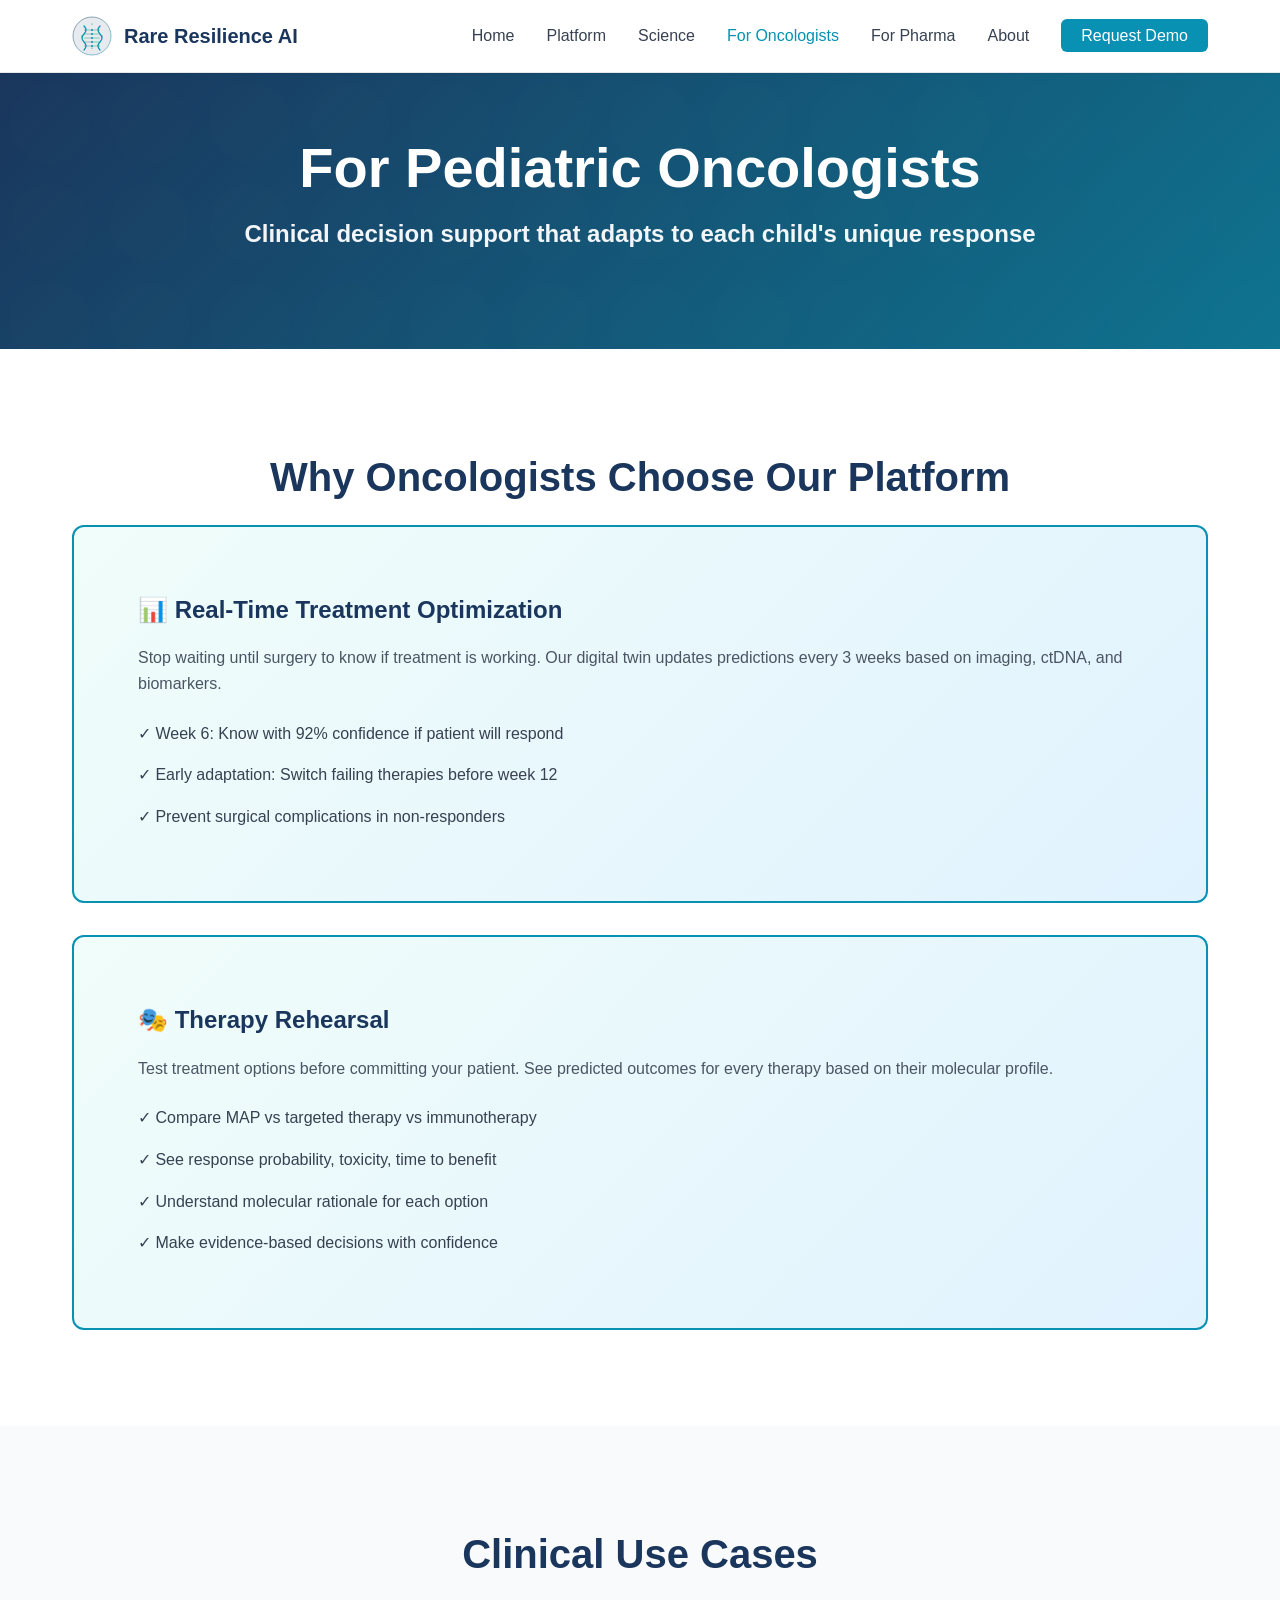
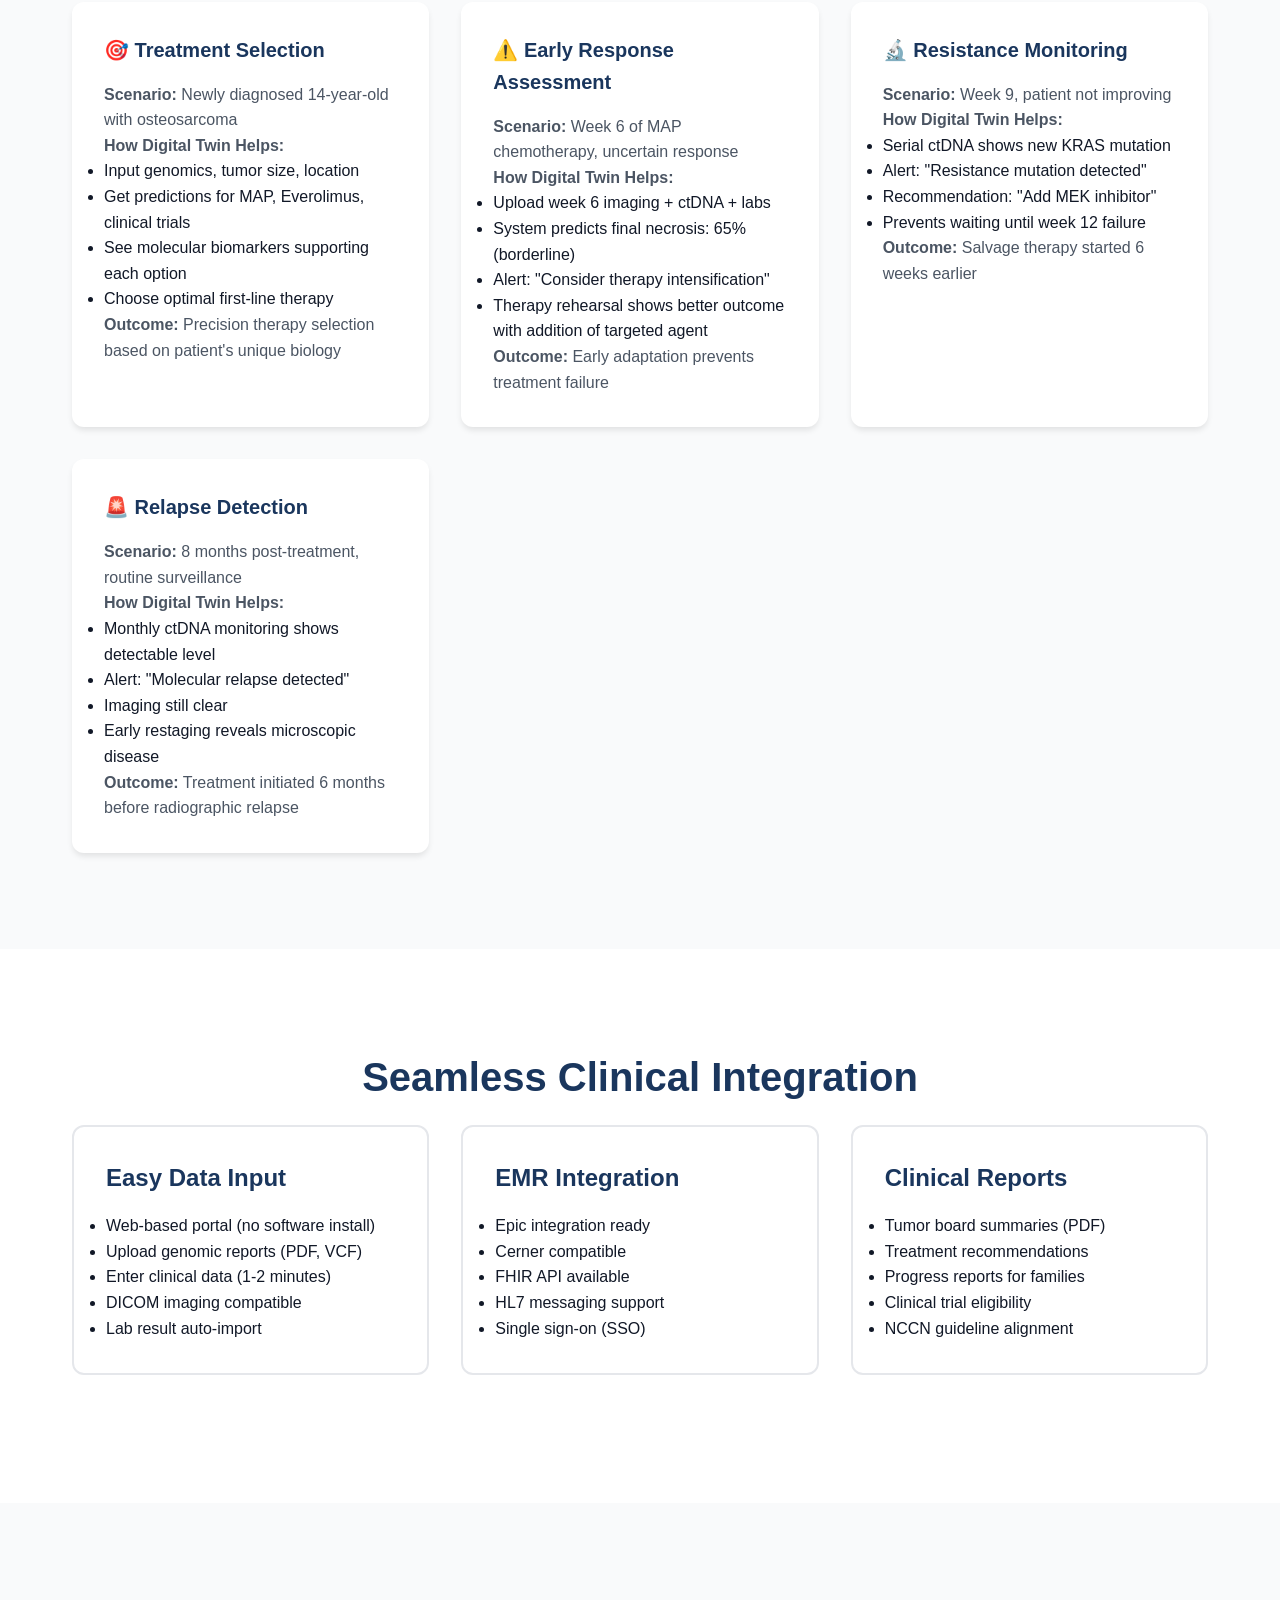
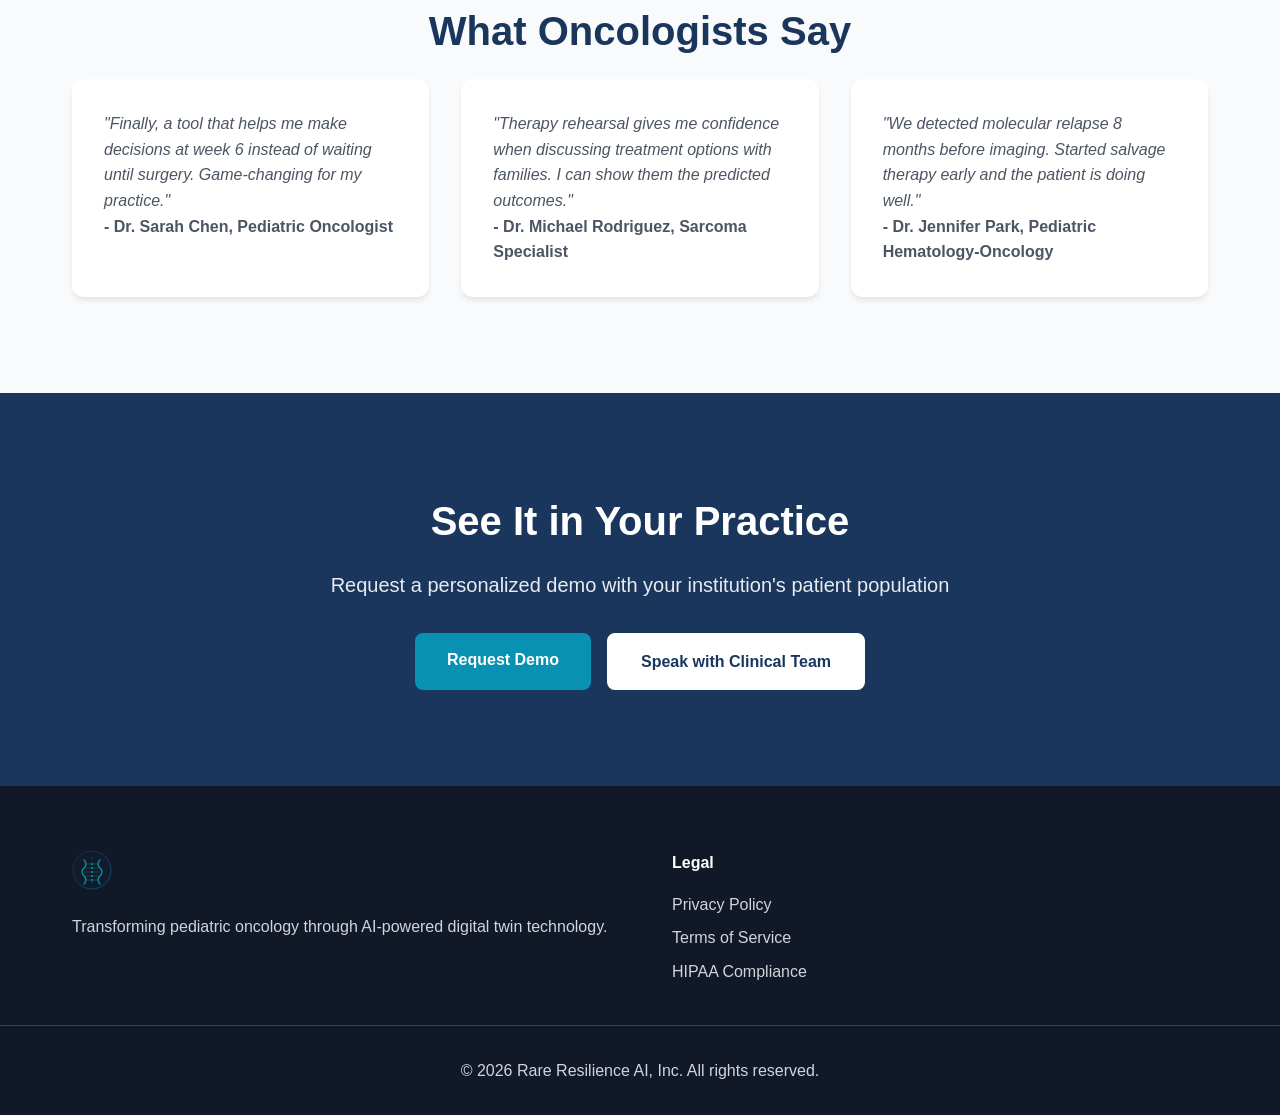
<file: for-oncologists.html>
<!DOCTYPE html>
<html lang="en">
<head>
    <meta charset="UTF-8">
    <meta name="viewport" content="width=device-width, initial-scale=1.0">
    <title>For Oncologists - Rare Resilience AI</title>
    <link rel="stylesheet" href="styles.css">
    <link rel="icon" type="image/svg+xml" href="logo.svg">
</head>
<body>
    <nav class="navbar">
        <div class="container nav-container">
            <div class="logo">
                <img src="logo.svg" alt="Rare Resilience AI Logo" class="logo-img">
                <span class="logo-text">Rare Resilience AI</span>
            </div>
            <ul class="nav-links">
                <li><a href="index.html">Home</a></li>
                <li><a href="platform.html">Platform</a></li>
                <li><a href="science.html">Science</a></li>
                <li><a href="for-oncologists.html" class="active">For Oncologists</a></li>
                <li><a href="for-pharma.html">For Pharma</a></li>
                <li><a href="about.html">About</a></li>
                <li><a href="demo.html" class="btn-primary-nav">Request Demo</a></li>
            </ul>
        </div>
    </nav>

    <section class="hero" style="padding: 4rem 0;">
        <div class="container">
            <h1 class="hero-title" style="text-align: center;">For Pediatric Oncologists</h1>
            <p class="hero-subtitle" style="text-align: center;">Clinical decision support that adapts to each child's unique response</p>
        </div>
    </section>

    <section class="section">
        <div class="container">
            <h2 class="section-title">Why Oncologists Choose Our Platform</h2>

            <div class="solution-features">
                <div class="feature-card featured">
                    <h3>📊 Real-Time Treatment Optimization</h3>
                    <p>Stop waiting until surgery to know if treatment is working. Our digital twin updates predictions every 3 weeks based on imaging, ctDNA, and biomarkers.</p>
                    <ul class="feature-list">
                        <li>✓ Week 6: Know with 92% confidence if patient will respond</li>
                        <li>✓ Early adaptation: Switch failing therapies before week 12</li>
                        <li>✓ Prevent surgical complications in non-responders</li>
                    </ul>
                </div>

                <div class="feature-card featured">
                    <h3>🎭 Therapy Rehearsal</h3>
                    <p>Test treatment options before committing your patient. See predicted outcomes for every therapy based on their molecular profile.</p>
                    <ul class="feature-list">
                        <li>✓ Compare MAP vs targeted therapy vs immunotherapy</li>
                        <li>✓ See response probability, toxicity, time to benefit</li>
                        <li>✓ Understand molecular rationale for each option</li>
                        <li>✓ Make evidence-based decisions with confidence</li>
                    </ul>
                </div>
            </div>
        </div>
    </section>

    <section class="section" style="background: var(--gray-50);">
        <div class="container">
            <h2 class="section-title">Clinical Use Cases</h2>

            <div class="problem-grid">
                <div class="problem-card">
                    <h3>🎯 Treatment Selection</h3>
                    <p><strong>Scenario:</strong> Newly diagnosed 14-year-old with osteosarcoma</p>
                    <p><strong>How Digital Twin Helps:</strong></p>
                    <ul>
                        <li>Input genomics, tumor size, location</li>
                        <li>Get predictions for MAP, Everolimus, clinical trials</li>
                        <li>See molecular biomarkers supporting each option</li>
                        <li>Choose optimal first-line therapy</li>
                    </ul>
                    <p><strong>Outcome:</strong> Precision therapy selection based on patient's unique biology</p>
                </div>

                <div class="problem-card">
                    <h3>⚠️ Early Response Assessment</h3>
                    <p><strong>Scenario:</strong> Week 6 of MAP chemotherapy, uncertain response</p>
                    <p><strong>How Digital Twin Helps:</strong></p>
                    <ul>
                        <li>Upload week 6 imaging + ctDNA + labs</li>
                        <li>System predicts final necrosis: 65% (borderline)</li>
                        <li>Alert: "Consider therapy intensification"</li>
                        <li>Therapy rehearsal shows better outcome with addition of targeted agent</li>
                    </ul>
                    <p><strong>Outcome:</strong> Early adaptation prevents treatment failure</p>
                </div>

                <div class="problem-card">
                    <h3>🔬 Resistance Monitoring</h3>
                    <p><strong>Scenario:</strong> Week 9, patient not improving</p>
                    <p><strong>How Digital Twin Helps:</strong></p>
                    <ul>
                        <li>Serial ctDNA shows new KRAS mutation</li>
                        <li>Alert: "Resistance mutation detected"</li>
                        <li>Recommendation: "Add MEK inhibitor"</li>
                        <li>Prevents waiting until week 12 failure</li>
                    </ul>
                    <p><strong>Outcome:</strong> Salvage therapy started 6 weeks earlier</p>
                </div>

                <div class="problem-card">
                    <h3>🚨 Relapse Detection</h3>
                    <p><strong>Scenario:</strong> 8 months post-treatment, routine surveillance</p>
                    <p><strong>How Digital Twin Helps:</strong></p>
                    <ul>
                        <li>Monthly ctDNA monitoring shows detectable level</li>
                        <li>Alert: "Molecular relapse detected"</li>
                        <li>Imaging still clear</li>
                        <li>Early restaging reveals microscopic disease</li>
                    </ul>
                    <p><strong>Outcome:</strong> Treatment initiated 6 months before radiographic relapse</p>
                </div>
            </div>
        </div>
    </section>

    <section class="section">
        <div class="container">
            <h2 class="section-title">Seamless Clinical Integration</h2>

            <div class="cancer-grid">
                <div class="cancer-card">
                    <h3>Easy Data Input</h3>
                    <ul>
                        <li>Web-based portal (no software install)</li>
                        <li>Upload genomic reports (PDF, VCF)</li>
                        <li>Enter clinical data (1-2 minutes)</li>
                        <li>DICOM imaging compatible</li>
                        <li>Lab result auto-import</li>
                    </ul>
                </div>

                <div class="cancer-card">
                    <h3>EMR Integration</h3>
                    <ul>
                        <li>Epic integration ready</li>
                        <li>Cerner compatible</li>
                        <li>FHIR API available</li>
                        <li>HL7 messaging support</li>
                        <li>Single sign-on (SSO)</li>
                    </ul>
                </div>

                <div class="cancer-card">
                    <h3>Clinical Reports</h3>
                    <ul>
                        <li>Tumor board summaries (PDF)</li>
                        <li>Treatment recommendations</li>
                        <li>Progress reports for families</li>
                        <li>Clinical trial eligibility</li>
                        <li>NCCN guideline alignment</li>
                    </ul>
                </div>
            </div>
        </div>
    </section>

    <section class="section" style="background: var(--gray-50);">
        <div class="container">
            <h2 class="section-title">What Oncologists Say</h2>

            <div class="problem-grid">
                <div class="problem-card">
                    <p><em>"Finally, a tool that helps me make decisions at week 6 instead of waiting until surgery. Game-changing for my practice."</em></p>
                    <p><strong>- Dr. Sarah Chen, Pediatric Oncologist</strong></p>
                </div>

                <div class="problem-card">
                    <p><em>"Therapy rehearsal gives me confidence when discussing treatment options with families. I can show them the predicted outcomes."</em></p>
                    <p><strong>- Dr. Michael Rodriguez, Sarcoma Specialist</strong></p>
                </div>

                <div class="problem-card">
                    <p><em>"We detected molecular relapse 8 months before imaging. Started salvage therapy early and the patient is doing well."</em></p>
                    <p><strong>- Dr. Jennifer Park, Pediatric Hematology-Oncology</strong></p>
                </div>
            </div>
        </div>
    </section>

    <section class="section cta-section">
        <div class="container">
            <div class="cta-content">
                <h2>See It in Your Practice</h2>
                <p>Request a personalized demo with your institution's patient population</p>
                <div class="cta-buttons">
                    <a href="demo.html" class="btn-primary-large">Request Demo</a>
                    <a href="mailto:contact@rare-resilience-ai.com" class="btn-secondary-large">Speak with Clinical Team</a>
                </div>
            </div>
        </div>
    </section>

    <footer class="footer">
        <div class="container footer-container">
            <div class="footer-section">
                <img src="logo.svg" alt="Rare Resilience AI" class="footer-logo">
                <p>Transforming pediatric oncology through AI-powered digital twin technology.</p>
            </div>
            <div class="footer-section">
                <h4>Legal</h4>
                <ul>
                    <li><a href="privacy.html">Privacy Policy</a></li>
                    <li><a href="terms.html">Terms of Service</a></li>
                    <li><a href="hipaa.html">HIPAA Compliance</a></li>
                </ul>
            </div>
        </div>
        <div class="footer-bottom">
            <div class="container">
                <p>&copy; 2026 Rare Resilience AI, Inc. All rights reserved.</p>
            </div>
        </div>
    </footer>
</body>
</html>
</file>
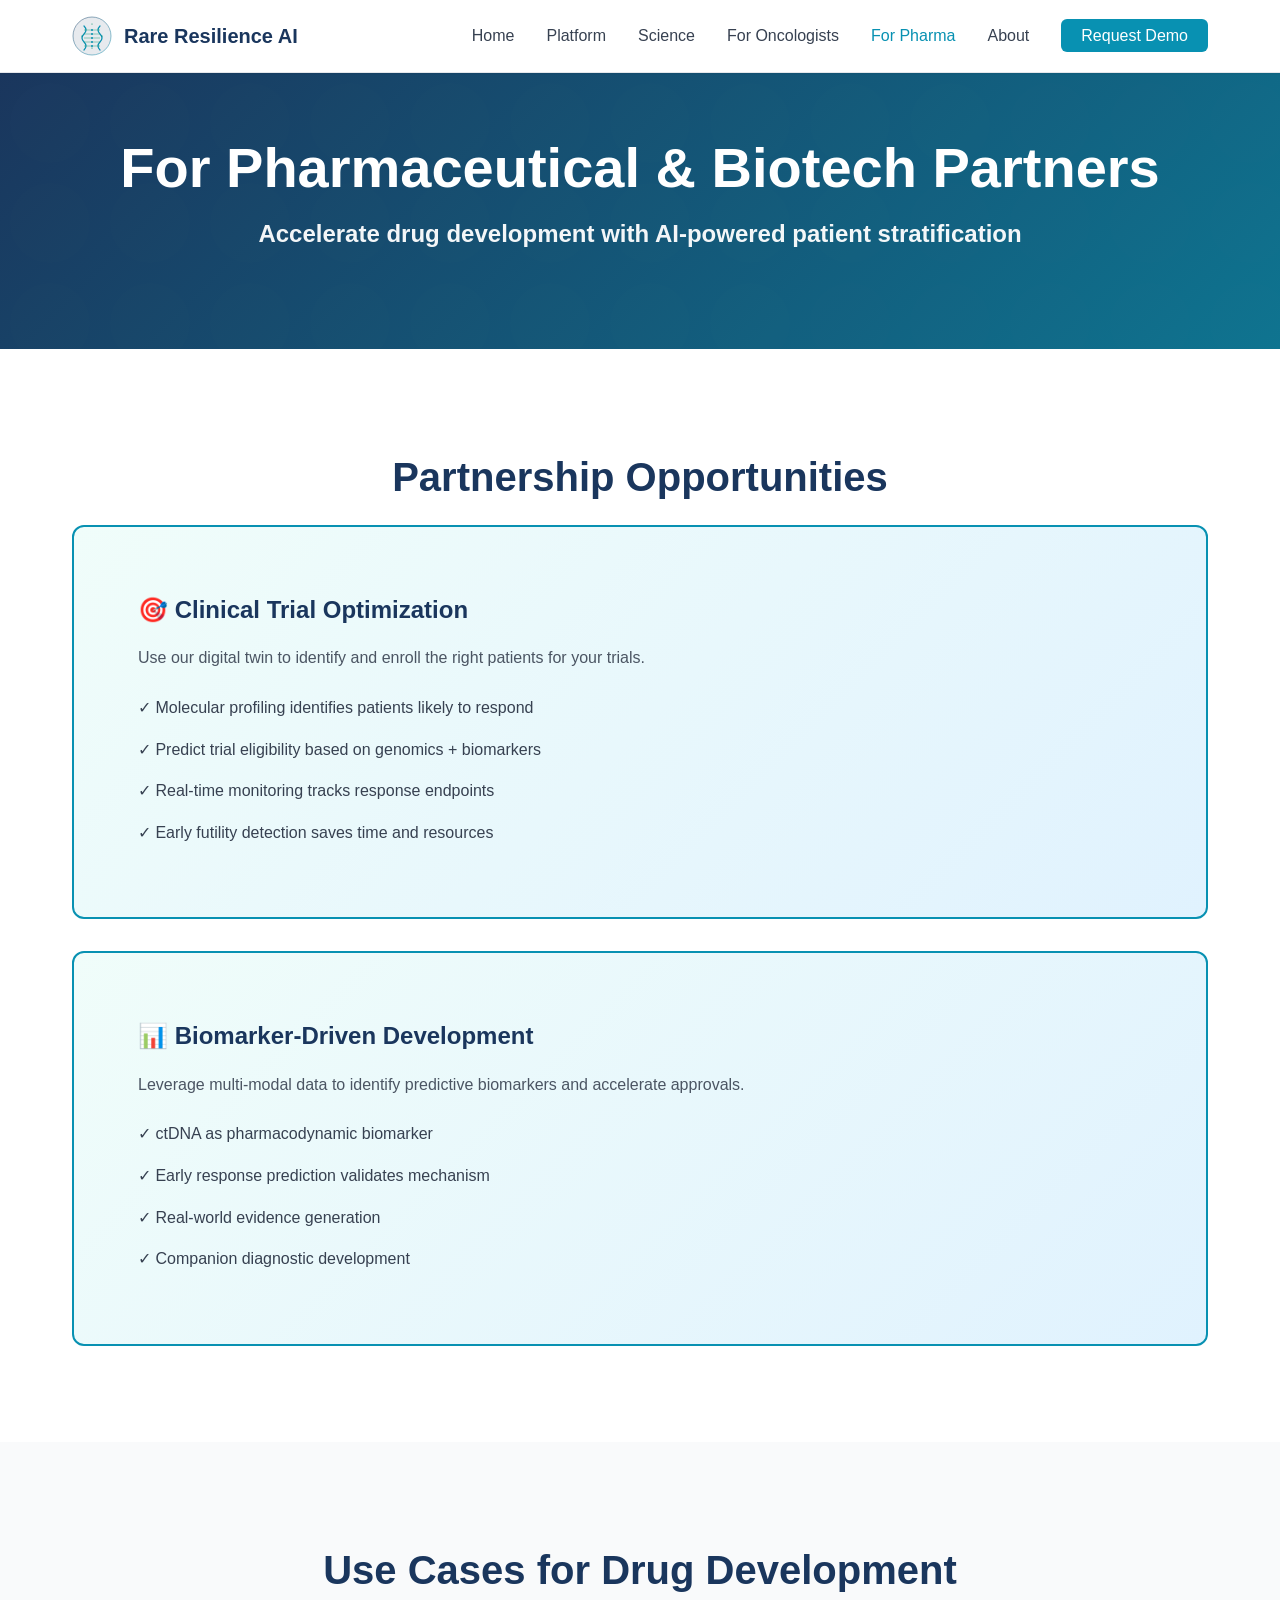
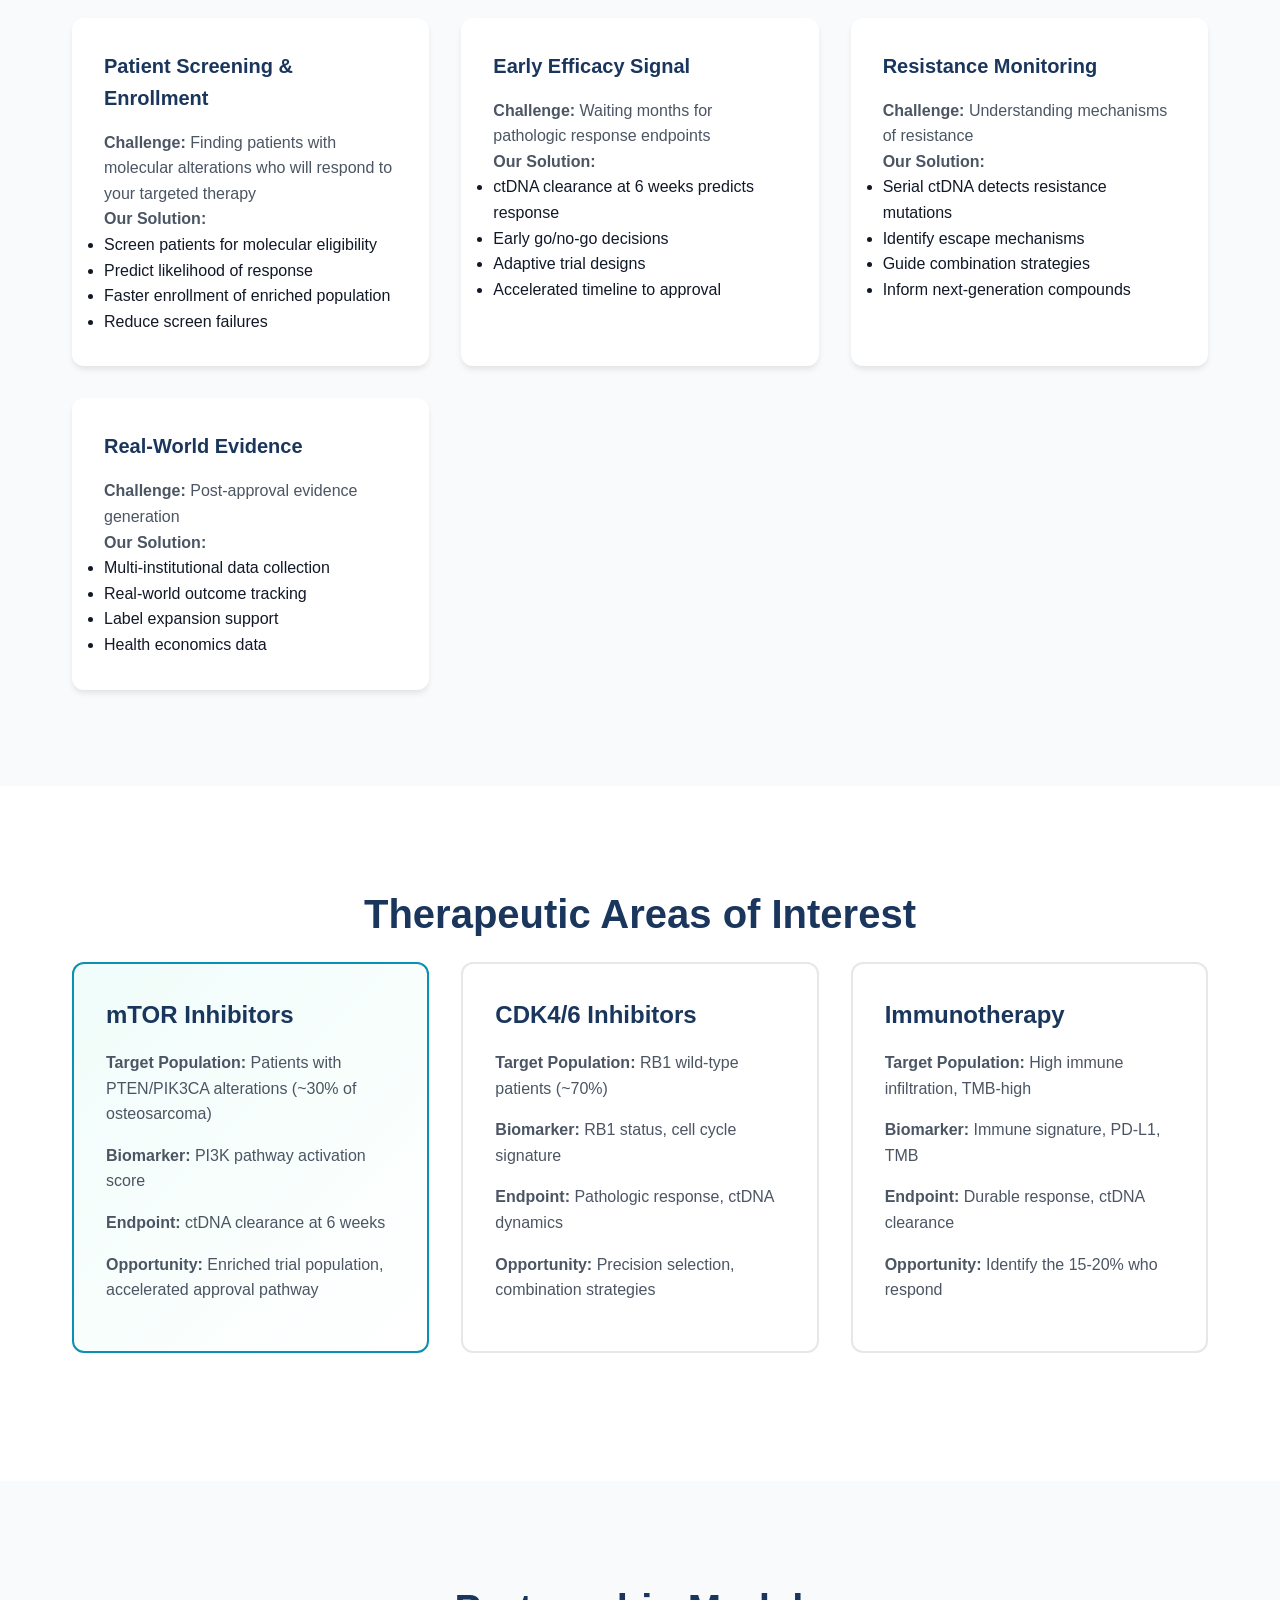
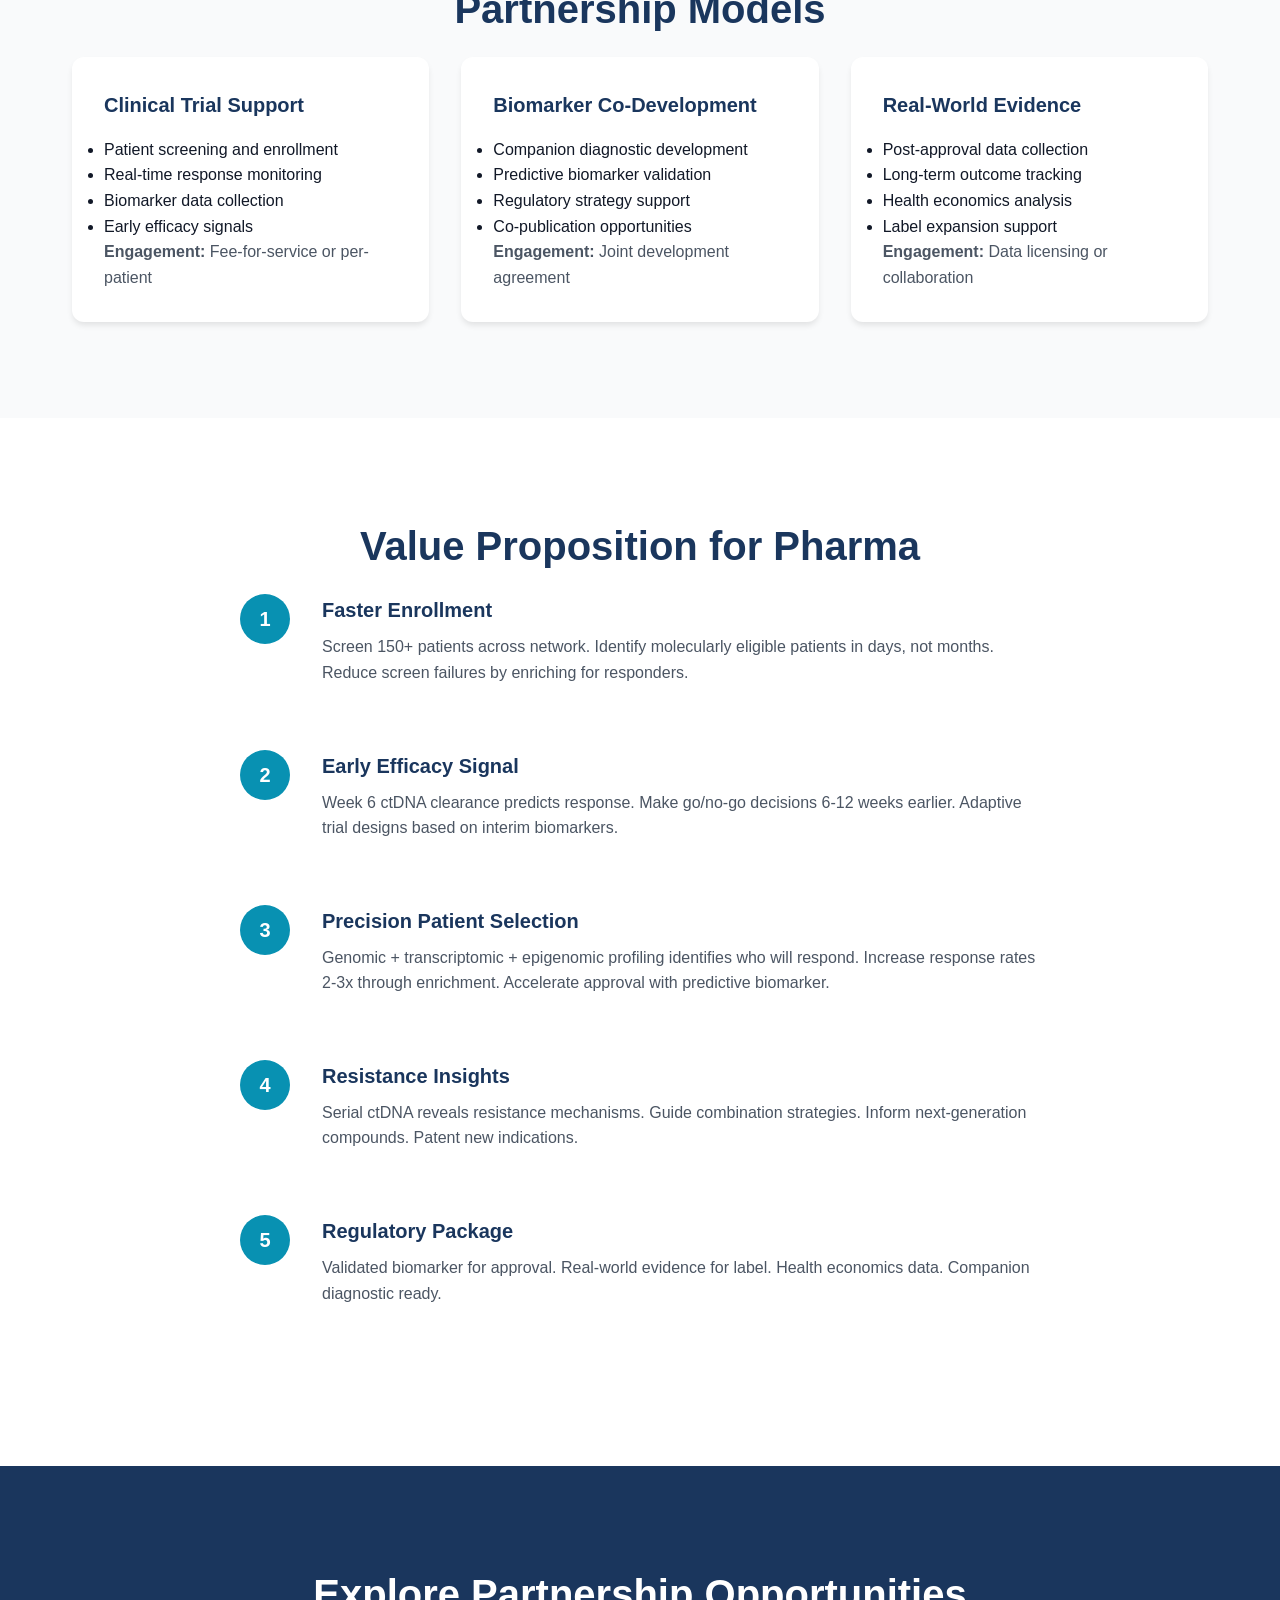
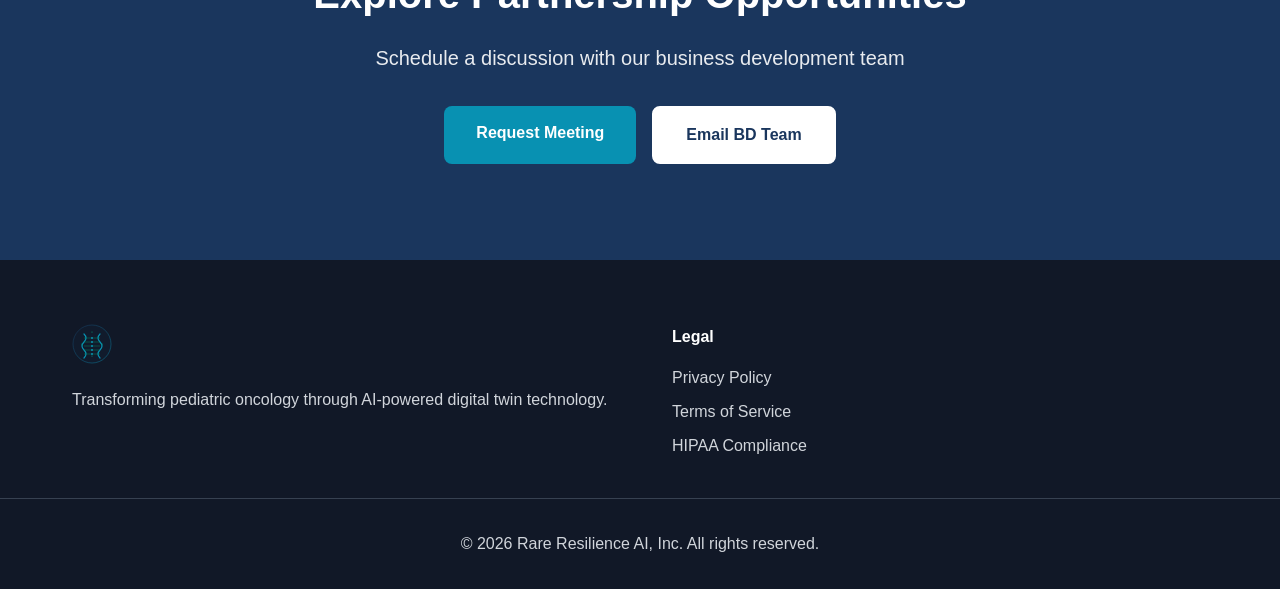
<file: for-pharma.html>
<!DOCTYPE html>
<html lang="en">
<head>
    <meta charset="UTF-8">
    <meta name="viewport" content="width=device-width, initial-scale=1.0">
    <title>For Pharma Partners - Rare Resilience AI</title>
    <link rel="stylesheet" href="styles.css">
    <link rel="icon" type="image/svg+xml" href="logo.svg">
</head>
<body>
    <nav class="navbar">
        <div class="container nav-container">
            <div class="logo">
                <img src="logo.svg" alt="Rare Resilience AI Logo" class="logo-img">
                <span class="logo-text">Rare Resilience AI</span>
            </div>
            <ul class="nav-links">
                <li><a href="index.html">Home</a></li>
                <li><a href="platform.html">Platform</a></li>
                <li><a href="science.html">Science</a></li>
                <li><a href="for-oncologists.html">For Oncologists</a></li>
                <li><a href="for-pharma.html" class="active">For Pharma</a></li>
                <li><a href="about.html">About</a></li>
                <li><a href="demo.html" class="btn-primary-nav">Request Demo</a></li>
            </ul>
        </div>
    </nav>

    <section class="hero" style="padding: 4rem 0;">
        <div class="container">
            <h1 class="hero-title" style="text-align: center;">For Pharmaceutical & Biotech Partners</h1>
            <p class="hero-subtitle" style="text-align: center;">Accelerate drug development with AI-powered patient stratification</p>
        </div>
    </section>

    <section class="section">
        <div class="container">
            <h2 class="section-title">Partnership Opportunities</h2>

            <div class="solution-features">
                <div class="feature-card featured">
                    <h3>🎯 Clinical Trial Optimization</h3>
                    <p>Use our digital twin to identify and enroll the right patients for your trials.</p>
                    <ul class="feature-list">
                        <li>✓ Molecular profiling identifies patients likely to respond</li>
                        <li>✓ Predict trial eligibility based on genomics + biomarkers</li>
                        <li>✓ Real-time monitoring tracks response endpoints</li>
                        <li>✓ Early futility detection saves time and resources</li>
                    </ul>
                </div>

                <div class="feature-card featured">
                    <h3>📊 Biomarker-Driven Development</h3>
                    <p>Leverage multi-modal data to identify predictive biomarkers and accelerate approvals.</p>
                    <ul class="feature-list">
                        <li>✓ ctDNA as pharmacodynamic biomarker</li>
                        <li>✓ Early response prediction validates mechanism</li>
                        <li>✓ Real-world evidence generation</li>
                        <li>✓ Companion diagnostic development</li>
                    </ul>
                </div>
            </div>
        </div>
    </section>

    <section class="section" style="background: var(--gray-50);">
        <div class="container">
            <h2 class="section-title">Use Cases for Drug Development</h2>

            <div class="problem-grid">
                <div class="problem-card">
                    <h3>Patient Screening & Enrollment</h3>
                    <p><strong>Challenge:</strong> Finding patients with molecular alterations who will respond to your targeted therapy</p>
                    <p><strong>Our Solution:</strong></p>
                    <ul>
                        <li>Screen patients for molecular eligibility</li>
                        <li>Predict likelihood of response</li>
                        <li>Faster enrollment of enriched population</li>
                        <li>Reduce screen failures</li>
                    </ul>
                </div>

                <div class="problem-card">
                    <h3>Early Efficacy Signal</h3>
                    <p><strong>Challenge:</strong> Waiting months for pathologic response endpoints</p>
                    <p><strong>Our Solution:</strong></p>
                    <ul>
                        <li>ctDNA clearance at 6 weeks predicts response</li>
                        <li>Early go/no-go decisions</li>
                        <li>Adaptive trial designs</li>
                        <li>Accelerated timeline to approval</li>
                    </ul>
                </div>

                <div class="problem-card">
                    <h3>Resistance Monitoring</h3>
                    <p><strong>Challenge:</strong> Understanding mechanisms of resistance</p>
                    <p><strong>Our Solution:</strong></p>
                    <ul>
                        <li>Serial ctDNA detects resistance mutations</li>
                        <li>Identify escape mechanisms</li>
                        <li>Guide combination strategies</li>
                        <li>Inform next-generation compounds</li>
                    </ul>
                </div>

                <div class="problem-card">
                    <h3>Real-World Evidence</h3>
                    <p><strong>Challenge:</strong> Post-approval evidence generation</p>
                    <p><strong>Our Solution:</strong></p>
                    <ul>
                        <li>Multi-institutional data collection</li>
                        <li>Real-world outcome tracking</li>
                        <li>Label expansion support</li>
                        <li>Health economics data</li>
                    </ul>
                </div>
            </div>
        </div>
    </section>

    <section class="section">
        <div class="container">
            <h2 class="section-title">Therapeutic Areas of Interest</h2>

            <div class="cancer-grid">
                <div class="cancer-card primary">
                    <h3>mTOR Inhibitors</h3>
                    <p><strong>Target Population:</strong> Patients with PTEN/PIK3CA alterations (~30% of osteosarcoma)</p>
                    <p><strong>Biomarker:</strong> PI3K pathway activation score</p>
                    <p><strong>Endpoint:</strong> ctDNA clearance at 6 weeks</p>
                    <p><strong>Opportunity:</strong> Enriched trial population, accelerated approval pathway</p>
                </div>

                <div class="cancer-card">
                    <h3>CDK4/6 Inhibitors</h3>
                    <p><strong>Target Population:</strong> RB1 wild-type patients (~70%)</p>
                    <p><strong>Biomarker:</strong> RB1 status, cell cycle signature</p>
                    <p><strong>Endpoint:</strong> Pathologic response, ctDNA dynamics</p>
                    <p><strong>Opportunity:</strong> Precision selection, combination strategies</p>
                </div>

                <div class="cancer-card">
                    <h3>Immunotherapy</h3>
                    <p><strong>Target Population:</strong> High immune infiltration, TMB-high</p>
                    <p><strong>Biomarker:</strong> Immune signature, PD-L1, TMB</p>
                    <p><strong>Endpoint:</strong> Durable response, ctDNA clearance</p>
                    <p><strong>Opportunity:</strong> Identify the 15-20% who respond</p>
                </div>
            </div>
        </div>
    </section>

    <section class="section" style="background: var(--gray-50);">
        <div class="container">
            <h2 class="section-title">Partnership Models</h2>

            <div class="problem-grid">
                <div class="problem-card">
                    <h3>Clinical Trial Support</h3>
                    <ul>
                        <li>Patient screening and enrollment</li>
                        <li>Real-time response monitoring</li>
                        <li>Biomarker data collection</li>
                        <li>Early efficacy signals</li>
                    </ul>
                    <p><strong>Engagement:</strong> Fee-for-service or per-patient</p>
                </div>

                <div class="problem-card">
                    <h3>Biomarker Co-Development</h3>
                    <ul>
                        <li>Companion diagnostic development</li>
                        <li>Predictive biomarker validation</li>
                        <li>Regulatory strategy support</li>
                        <li>Co-publication opportunities</li>
                    </ul>
                    <p><strong>Engagement:</strong> Joint development agreement</p>
                </div>

                <div class="problem-card">
                    <h3>Real-World Evidence</h3>
                    <ul>
                        <li>Post-approval data collection</li>
                        <li>Long-term outcome tracking</li>
                        <li>Health economics analysis</li>
                        <li>Label expansion support</li>
                    </ul>
                    <p><strong>Engagement:</strong> Data licensing or collaboration</p>
                </div>
            </div>
        </div>
    </section>

    <section class="section">
        <div class="container">
            <h2 class="section-title">Value Proposition for Pharma</h2>

            <div class="timeline">
                <div class="timeline-item">
                    <div class="timeline-marker">1</div>
                    <div class="timeline-content">
                        <h3>Faster Enrollment</h3>
                        <p>Screen 150+ patients across network. Identify molecularly eligible patients in days, not months. Reduce screen failures by enriching for responders.</p>
                    </div>
                </div>

                <div class="timeline-item">
                    <div class="timeline-marker">2</div>
                    <div class="timeline-content">
                        <h3>Early Efficacy Signal</h3>
                        <p>Week 6 ctDNA clearance predicts response. Make go/no-go decisions 6-12 weeks earlier. Adaptive trial designs based on interim biomarkers.</p>
                    </div>
                </div>

                <div class="timeline-item">
                    <div class="timeline-marker">3</div>
                    <div class="timeline-content">
                        <h3>Precision Patient Selection</h3>
                        <p>Genomic + transcriptomic + epigenomic profiling identifies who will respond. Increase response rates 2-3x through enrichment. Accelerate approval with predictive biomarker.</p>
                    </div>
                </div>

                <div class="timeline-item">
                    <div class="timeline-marker">4</div>
                    <div class="timeline-content">
                        <h3>Resistance Insights</h3>
                        <p>Serial ctDNA reveals resistance mechanisms. Guide combination strategies. Inform next-generation compounds. Patent new indications.</p>
                    </div>
                </div>

                <div class="timeline-item">
                    <div class="timeline-marker">5</div>
                    <div class="timeline-content">
                        <h3>Regulatory Package</h3>
                        <p>Validated biomarker for approval. Real-world evidence for label. Health economics data. Companion diagnostic ready.</p>
                    </div>
                </div>
            </div>
        </div>
    </section>

    <section class="section cta-section">
        <div class="container">
            <div class="cta-content">
                <h2>Explore Partnership Opportunities</h2>
                <p>Schedule a discussion with our business development team</p>
                <div class="cta-buttons">
                    <a href="demo.html" class="btn-primary-large">Request Meeting</a>
                    <a href="mailto:contact@rare-resilience-ai.com" class="btn-secondary-large">Email BD Team</a>
                </div>
            </div>
        </div>
    </section>

    <footer class="footer">
        <div class="container footer-container">
            <div class="footer-section">
                <img src="logo.svg" alt="Rare Resilience AI" class="footer-logo">
                <p>Transforming pediatric oncology through AI-powered digital twin technology.</p>
            </div>
            <div class="footer-section">
                <h4>Legal</h4>
                <ul>
                    <li><a href="privacy.html">Privacy Policy</a></li>
                    <li><a href="terms.html">Terms of Service</a></li>
                    <li><a href="hipaa.html">HIPAA Compliance</a></li>
                </ul>
            </div>
        </div>
        <div class="footer-bottom">
            <div class="container">
                <p>&copy; 2026 Rare Resilience AI, Inc. All rights reserved.</p>
            </div>
        </div>
    </footer>
</body>
</html>
</file>
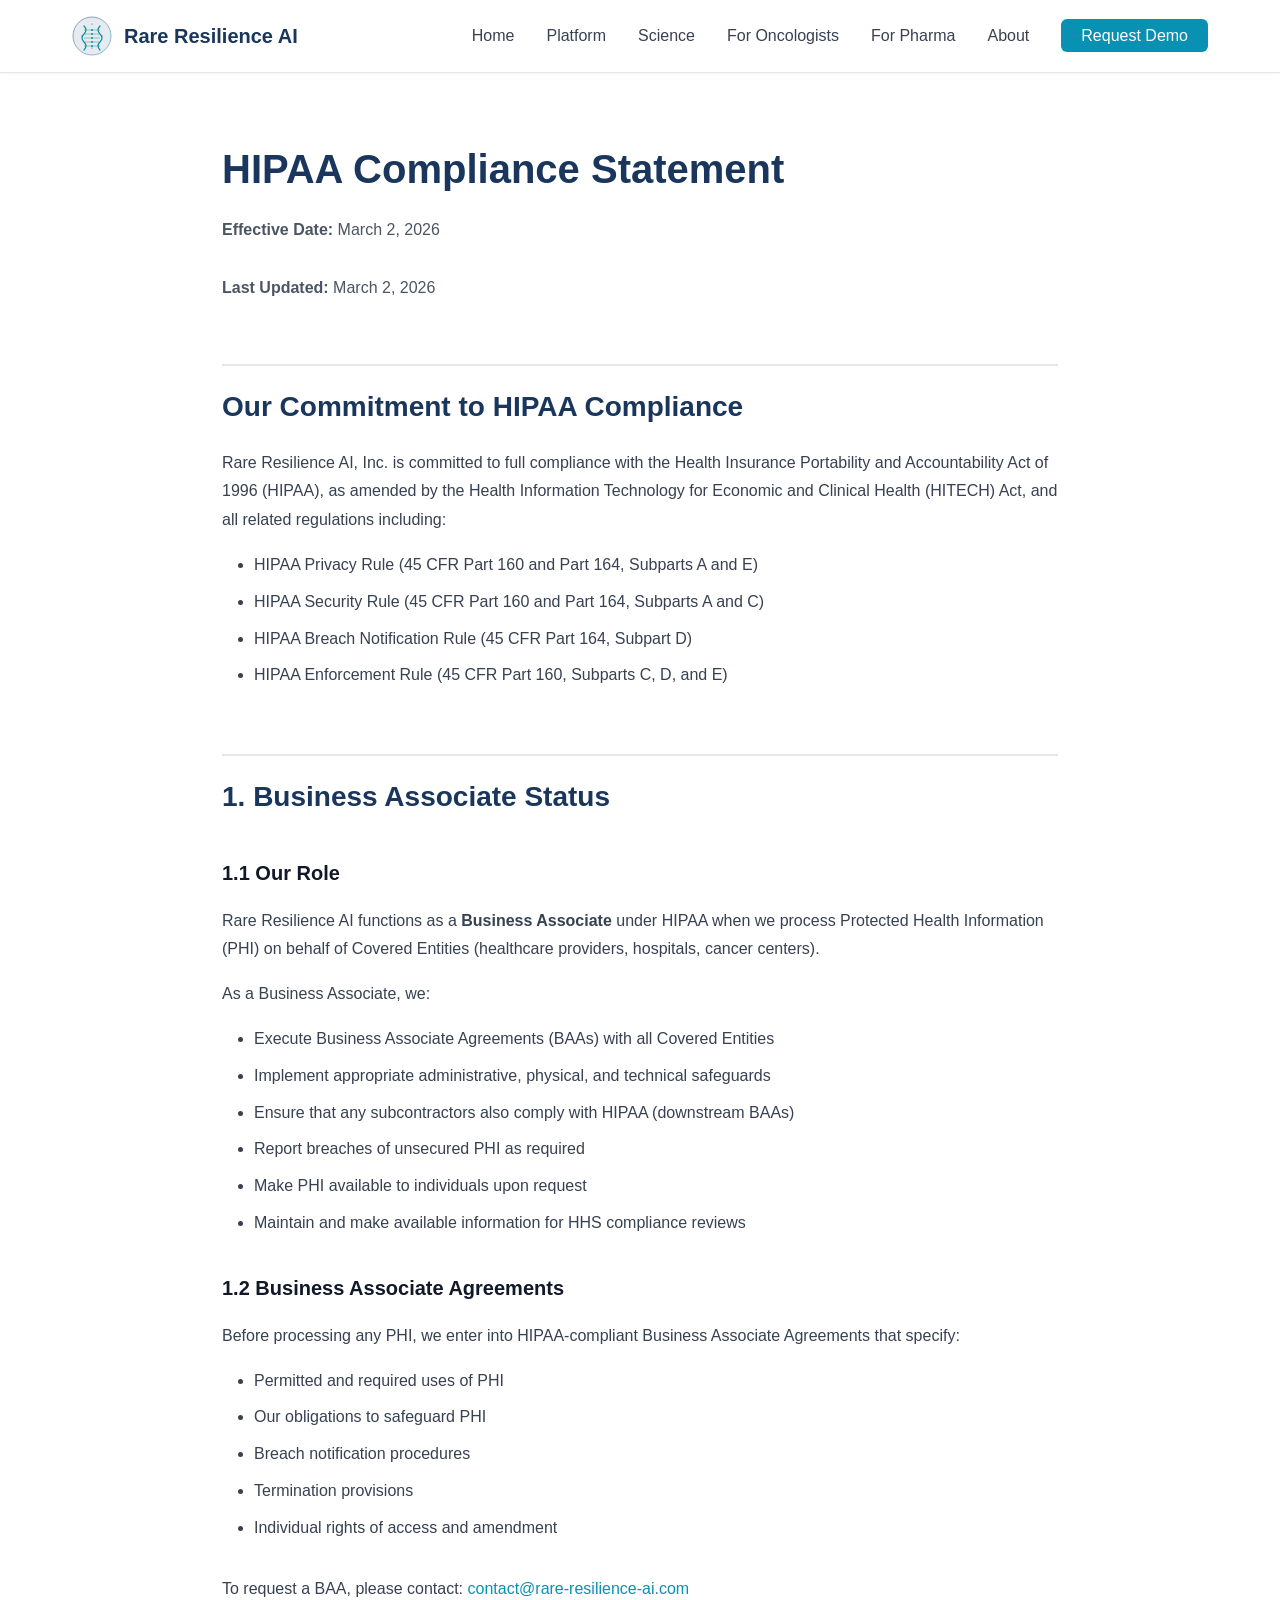
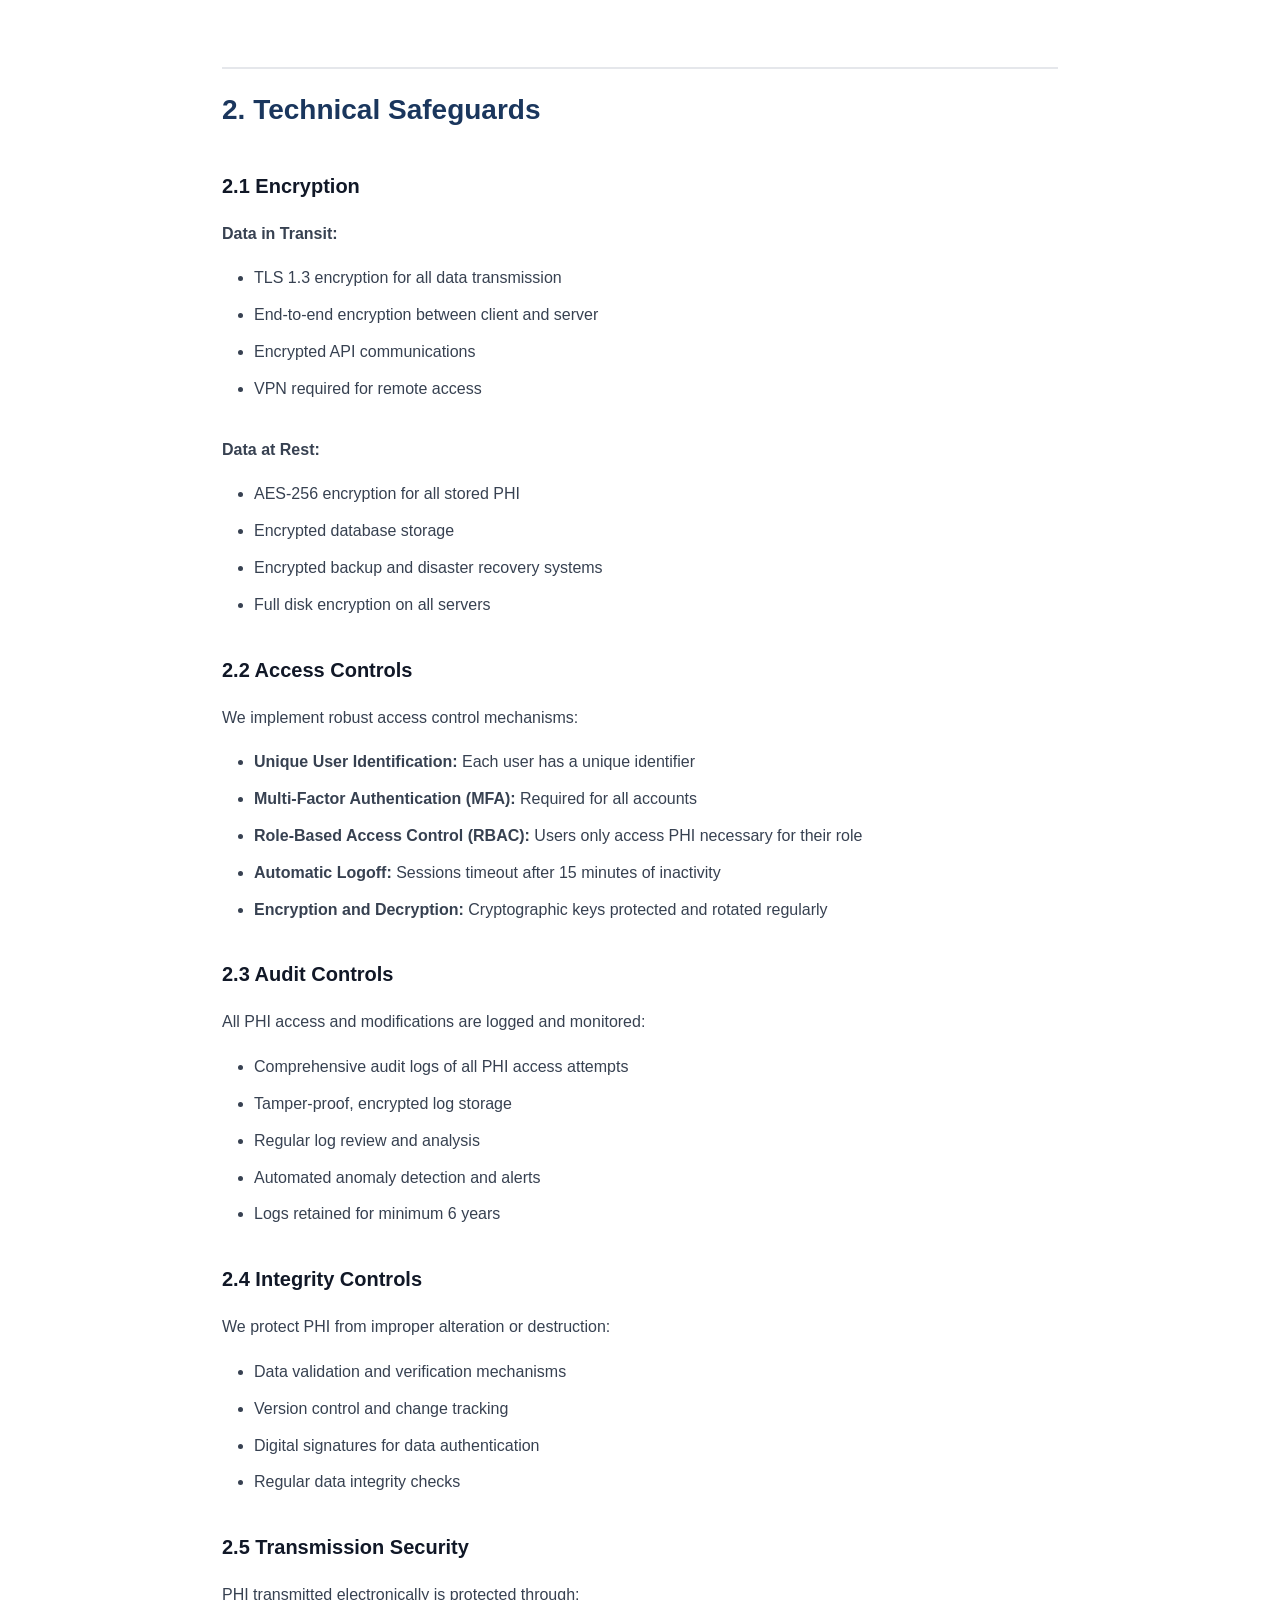
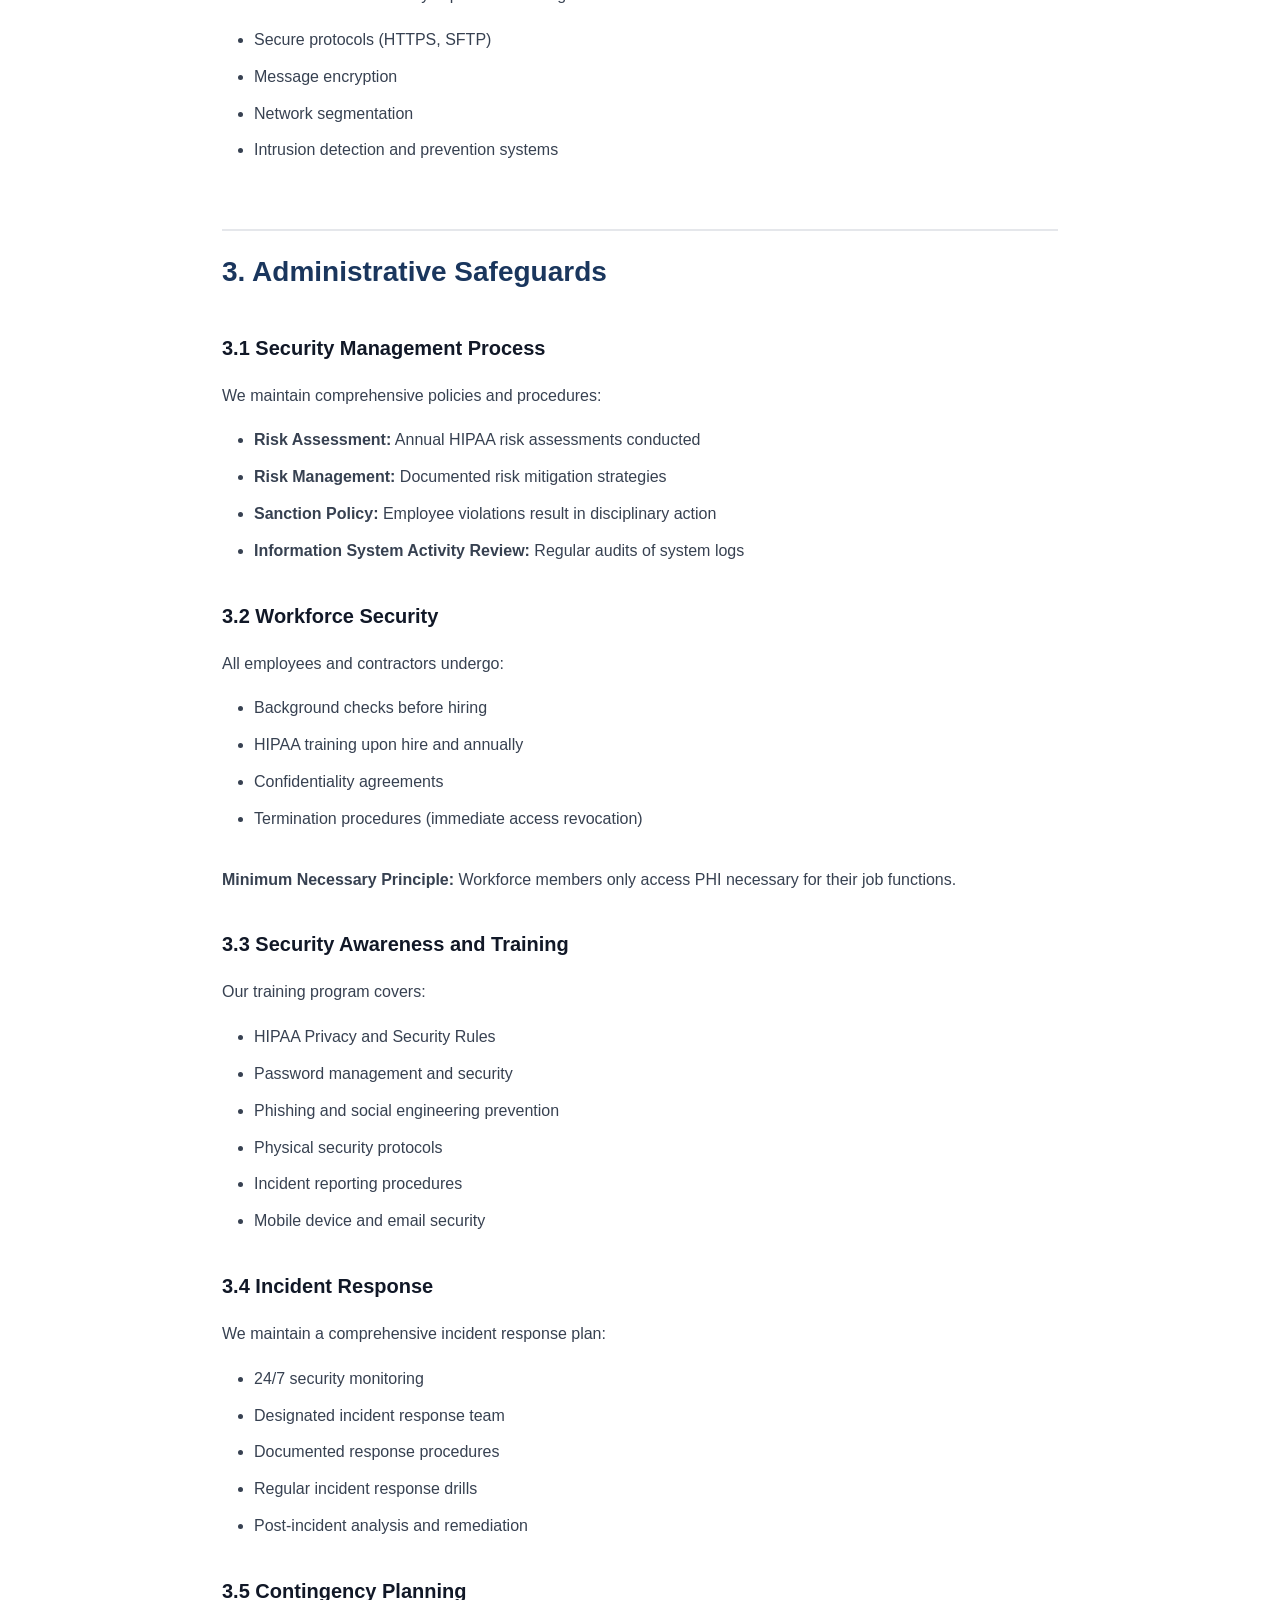
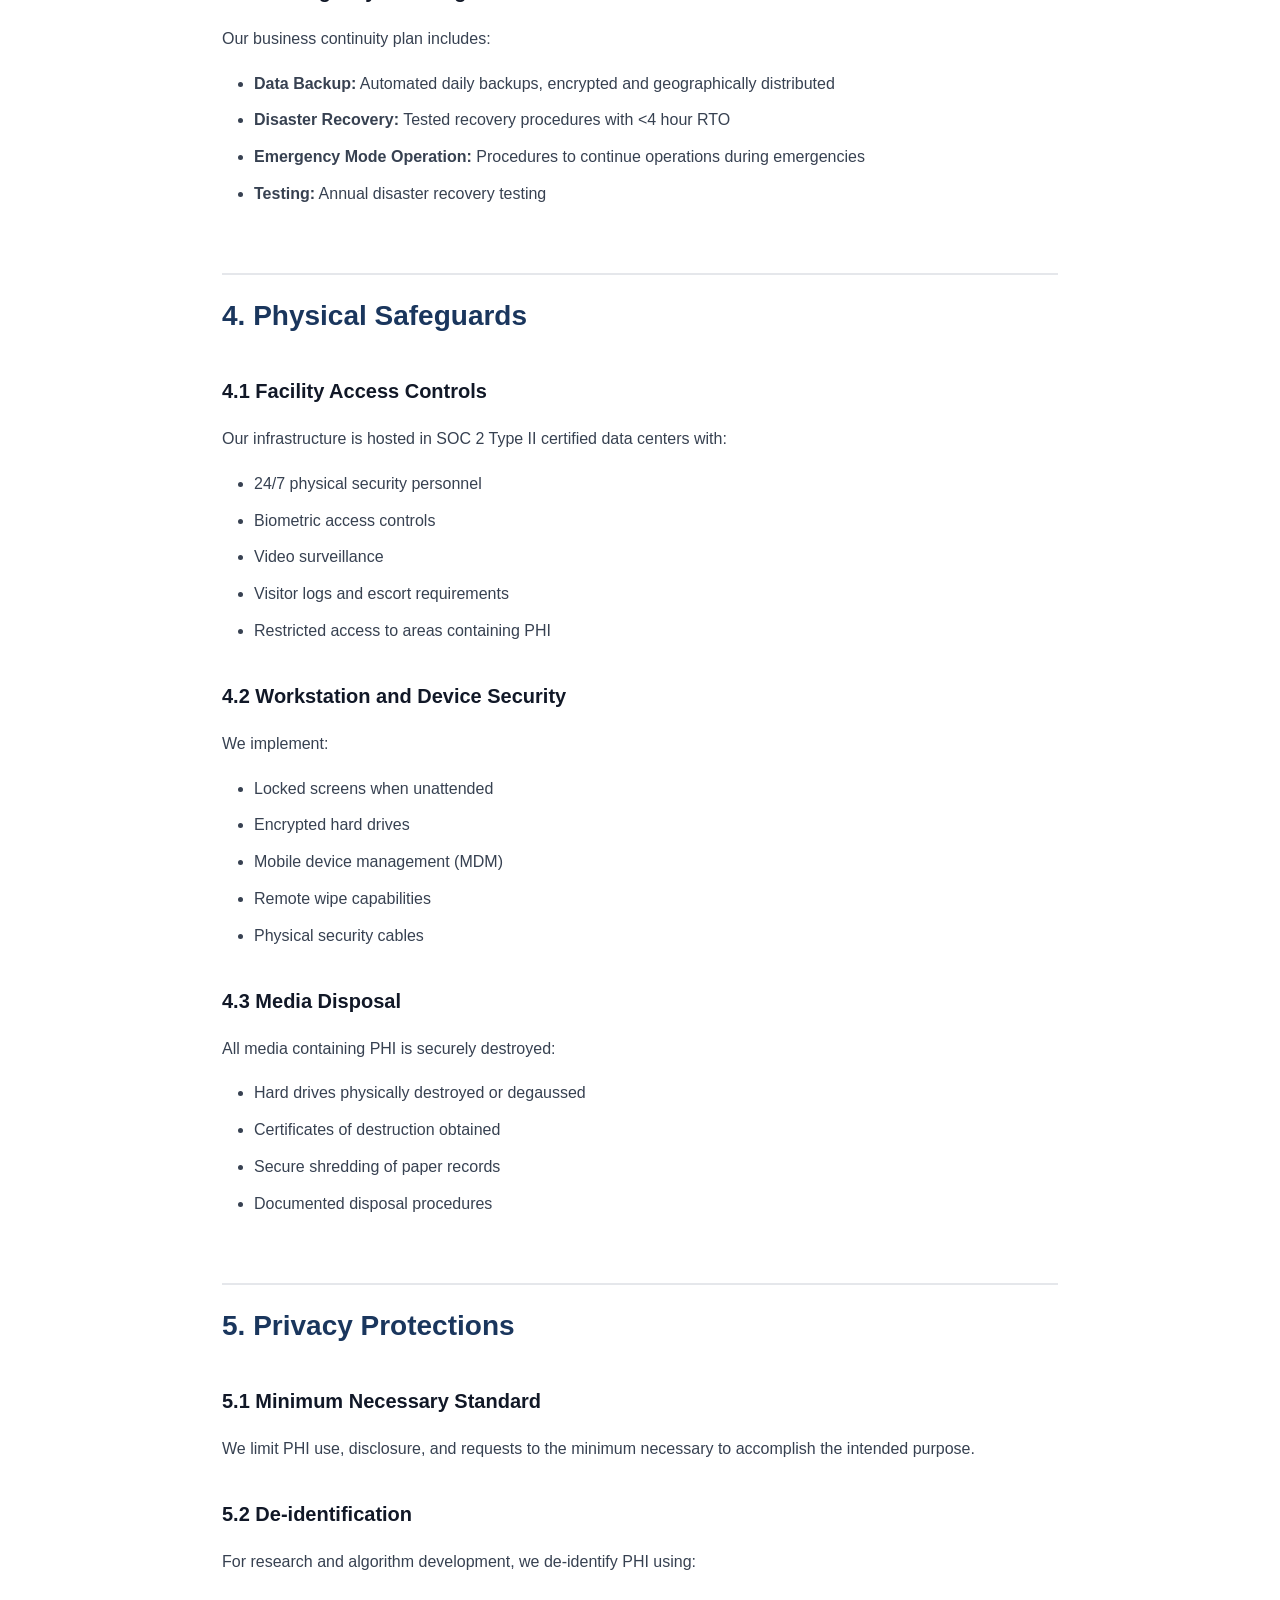
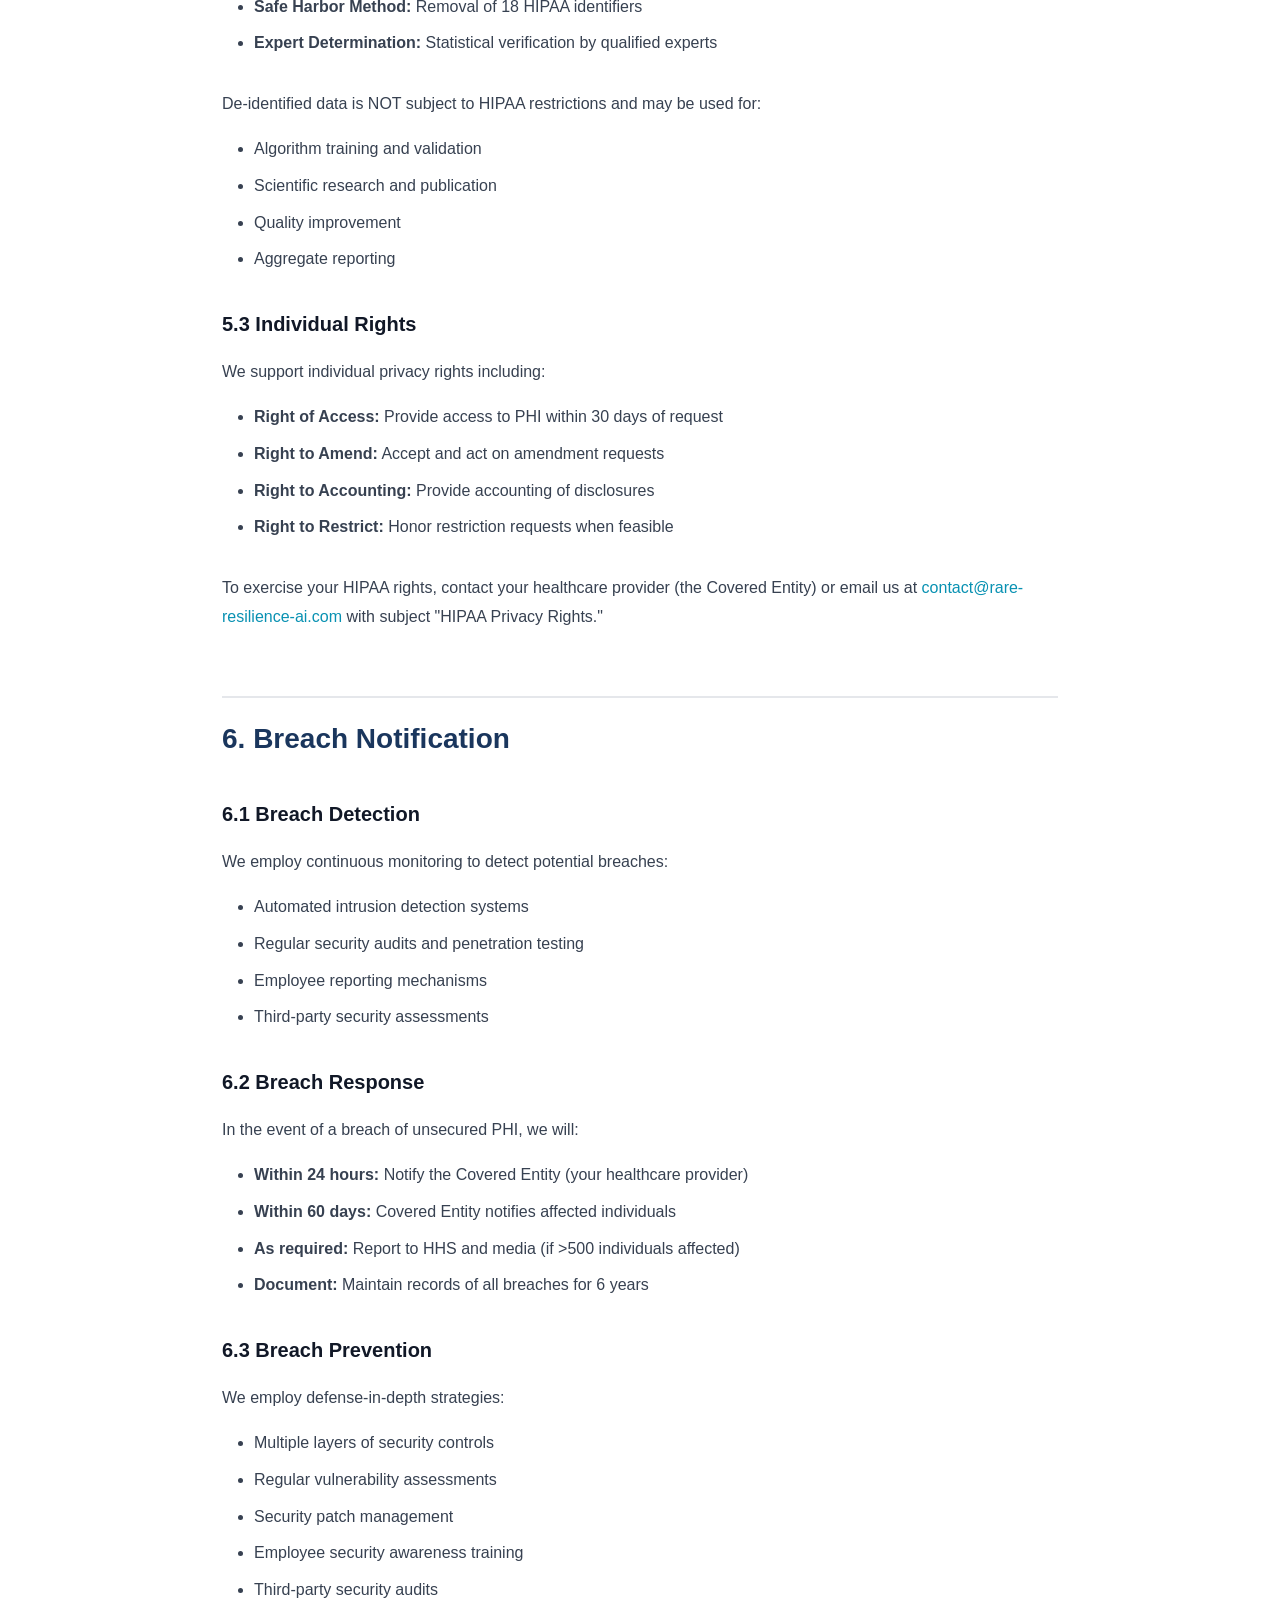
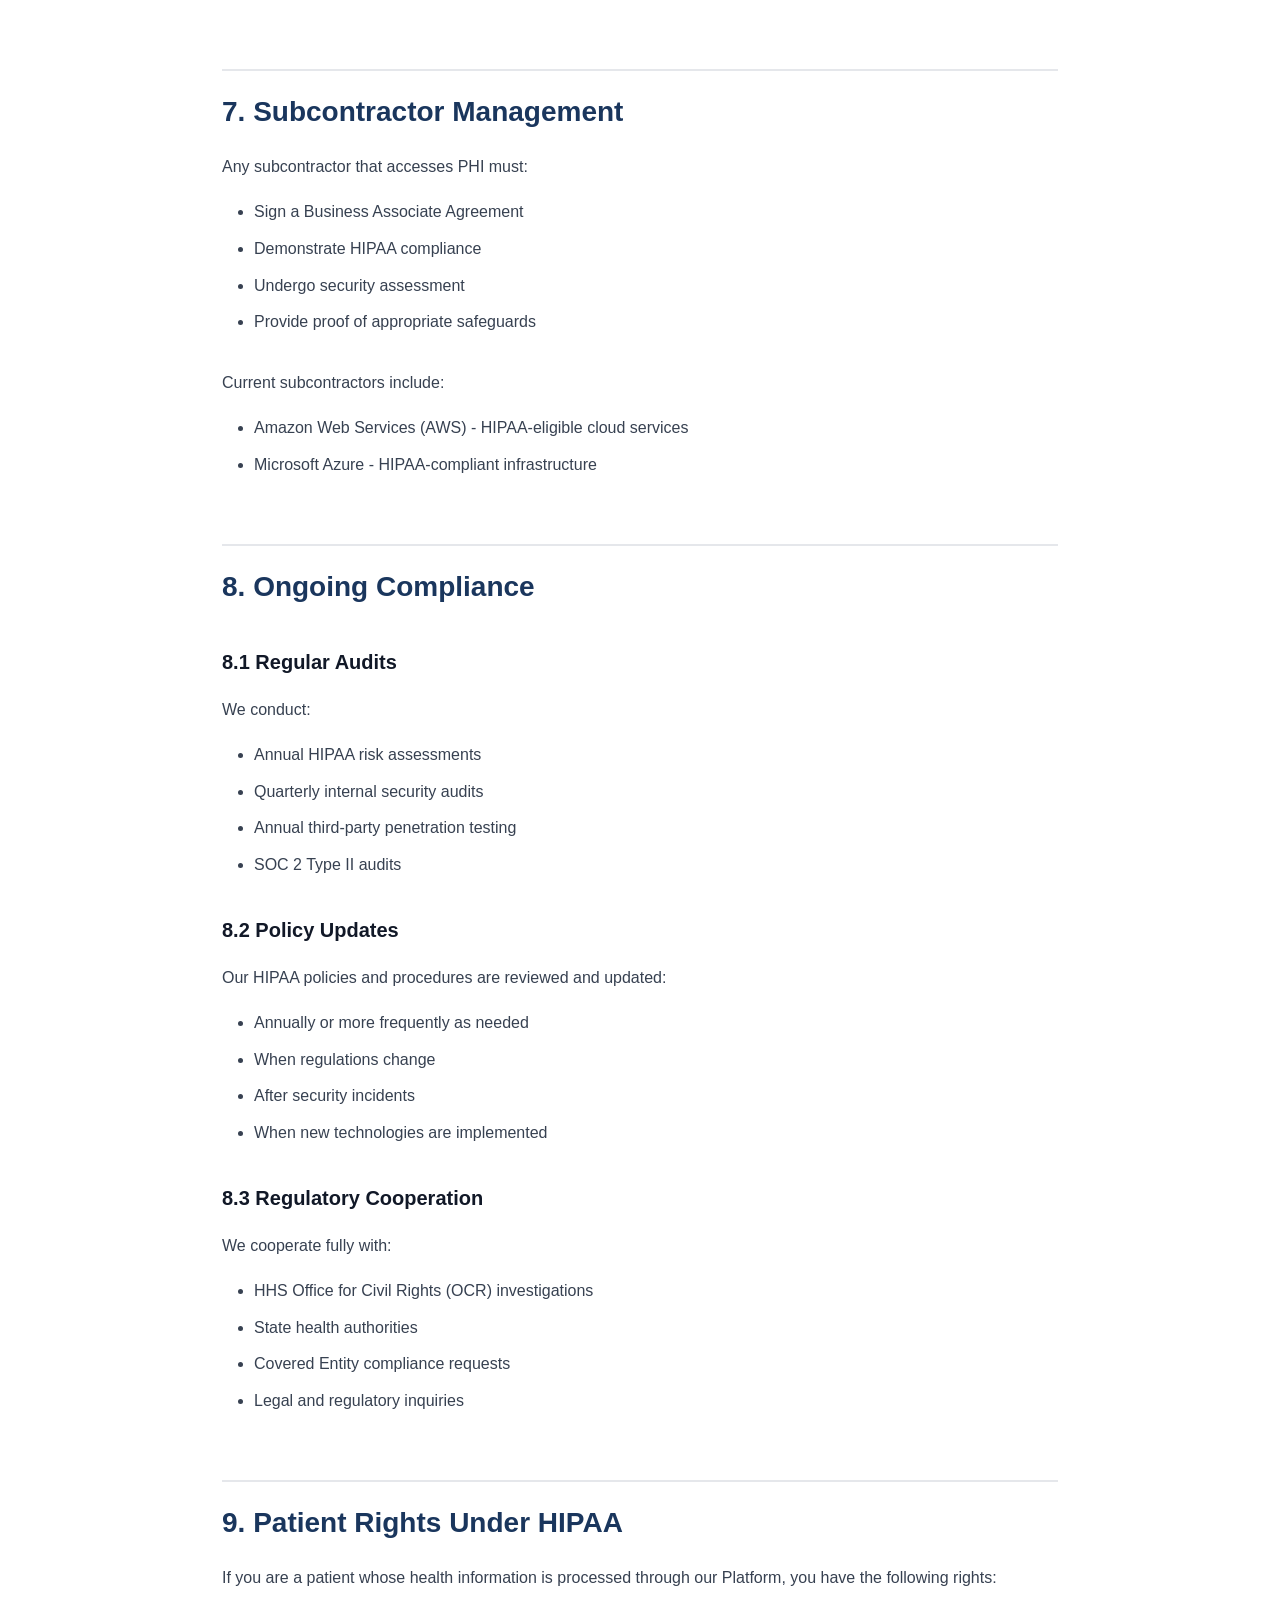
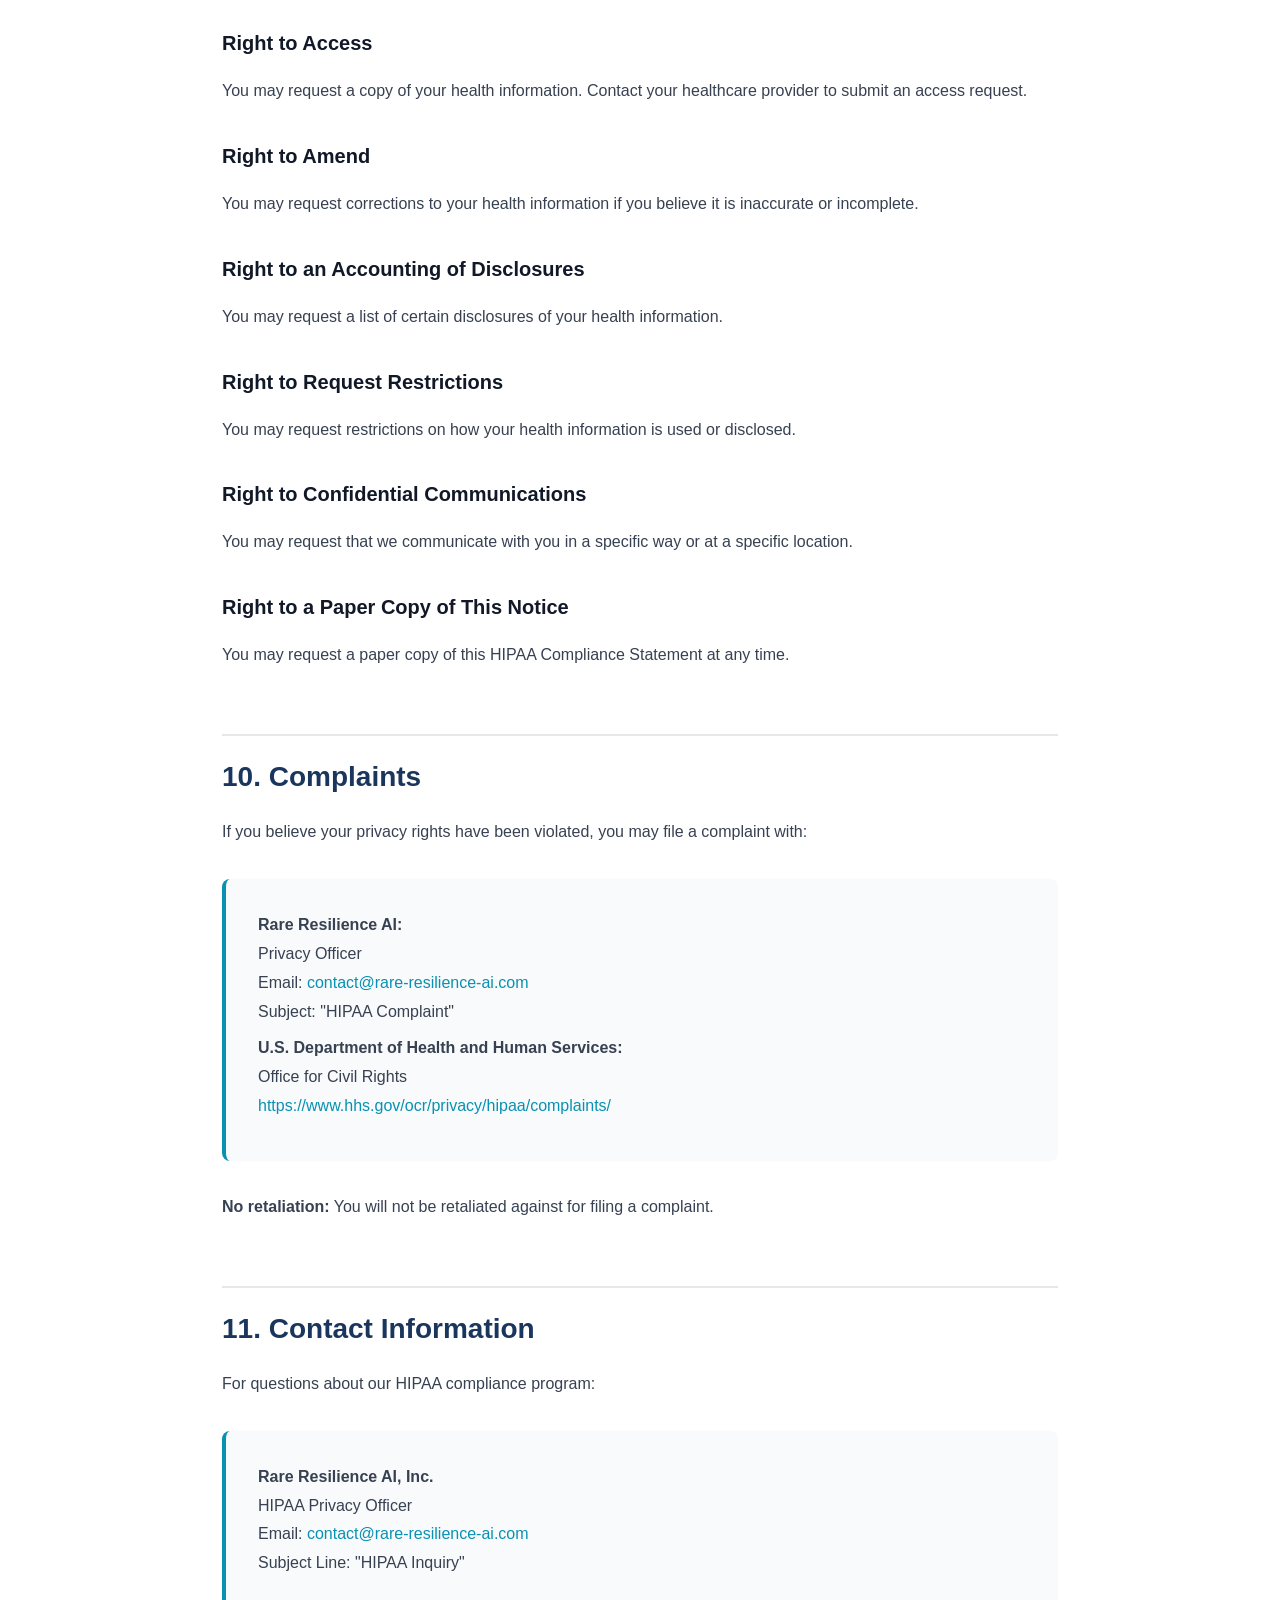
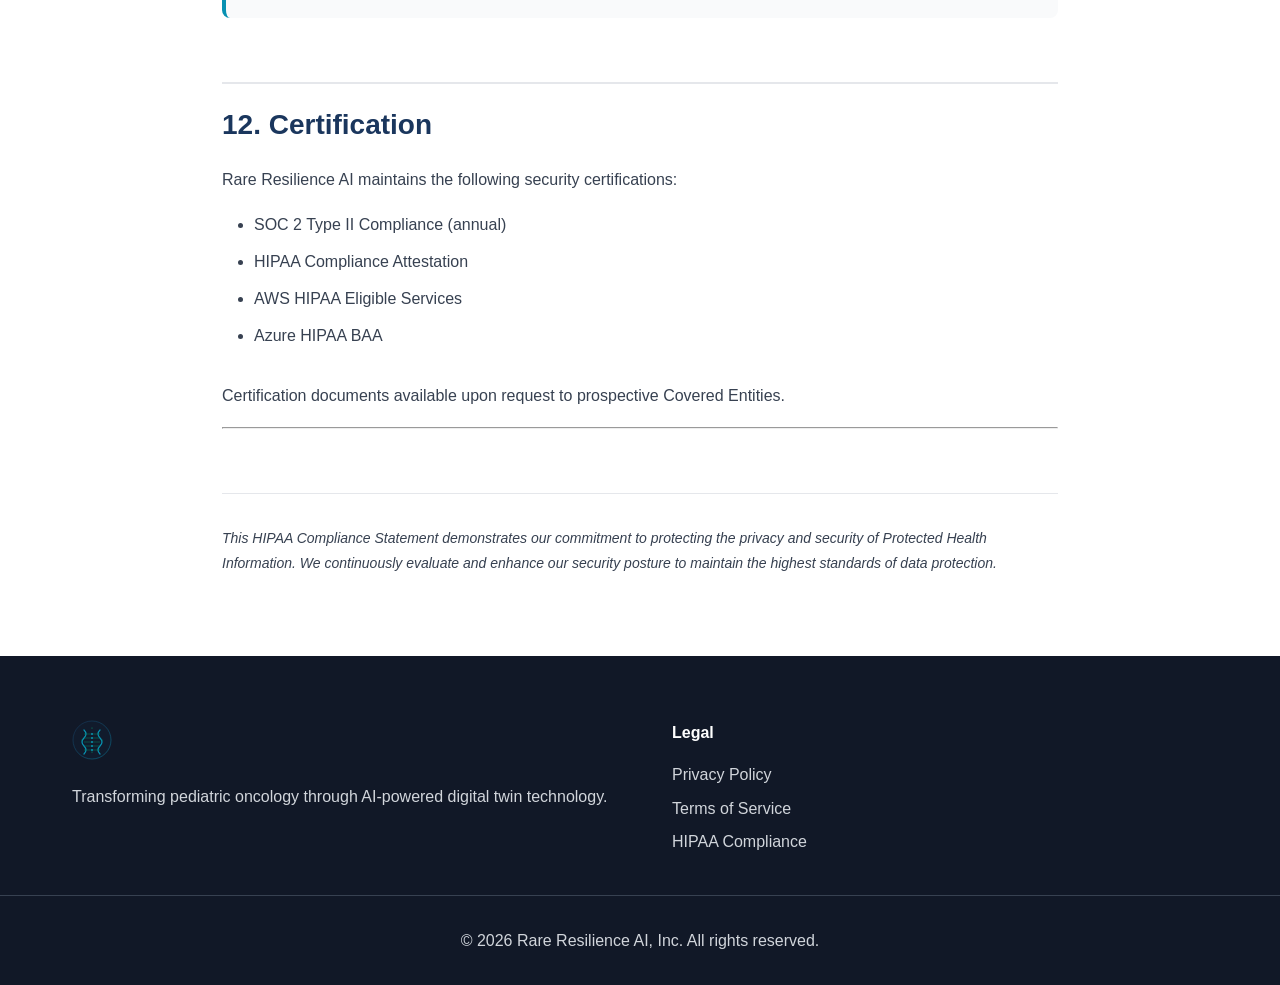
<file: hipaa.html>
<!DOCTYPE html>
<html lang="en">
<head>
    <meta charset="UTF-8">
    <meta name="viewport" content="width=device-width, initial-scale=1.0">
    <title>HIPAA Compliance - Rare Resilience AI</title>
    <link rel="stylesheet" href="styles.css">
    <link rel="icon" type="image/svg+xml" href="logo.svg">
</head>
<body>
    <!-- Navigation -->
    <nav class="navbar">
        <div class="container nav-container">
            <div class="logo">
                <img src="logo.svg" alt="Rare Resilience AI Logo" class="logo-img">
                <span class="logo-text">Rare Resilience AI</span>
            </div>
            <ul class="nav-links">
                <li><a href="index.html">Home</a></li>
                <li><a href="platform.html">Platform</a></li>
                <li><a href="science.html">Science</a></li>
                <li><a href="for-oncologists.html">For Oncologists</a></li>
                <li><a href="for-pharma.html">For Pharma</a></li>
                <li><a href="about.html">About</a></li>
                <li><a href="demo.html" class="btn-primary-nav">Request Demo</a></li>
            </ul>
        </div>
    </nav>

    <!-- Legal Content -->
    <section class="section legal-section">
        <div class="container legal-container">
            <h1>HIPAA Compliance Statement</h1>
            <p class="legal-date"><strong>Effective Date:</strong> March 2, 2026</p>
            <p class="legal-date"><strong>Last Updated:</strong> March 2, 2026</p>

            <div class="legal-content">
                <h2>Our Commitment to HIPAA Compliance</h2>
                <p>Rare Resilience AI, Inc. is committed to full compliance with the Health Insurance Portability and Accountability Act of 1996 (HIPAA), as amended by the Health Information Technology for Economic and Clinical Health (HITECH) Act, and all related regulations including:</p>
                <ul>
                    <li>HIPAA Privacy Rule (45 CFR Part 160 and Part 164, Subparts A and E)</li>
                    <li>HIPAA Security Rule (45 CFR Part 160 and Part 164, Subparts A and C)</li>
                    <li>HIPAA Breach Notification Rule (45 CFR Part 164, Subpart D)</li>
                    <li>HIPAA Enforcement Rule (45 CFR Part 160, Subparts C, D, and E)</li>
                </ul>

                <h2>1. Business Associate Status</h2>

                <h3>1.1 Our Role</h3>
                <p>Rare Resilience AI functions as a <strong>Business Associate</strong> under HIPAA when we process Protected Health Information (PHI) on behalf of Covered Entities (healthcare providers, hospitals, cancer centers).</p>

                <p>As a Business Associate, we:</p>
                <ul>
                    <li>Execute Business Associate Agreements (BAAs) with all Covered Entities</li>
                    <li>Implement appropriate administrative, physical, and technical safeguards</li>
                    <li>Ensure that any subcontractors also comply with HIPAA (downstream BAAs)</li>
                    <li>Report breaches of unsecured PHI as required</li>
                    <li>Make PHI available to individuals upon request</li>
                    <li>Maintain and make available information for HHS compliance reviews</li>
                </ul>

                <h3>1.2 Business Associate Agreements</h3>
                <p>Before processing any PHI, we enter into HIPAA-compliant Business Associate Agreements that specify:</p>
                <ul>
                    <li>Permitted and required uses of PHI</li>
                    <li>Our obligations to safeguard PHI</li>
                    <li>Breach notification procedures</li>
                    <li>Termination provisions</li>
                    <li>Individual rights of access and amendment</li>
                </ul>

                <p>To request a BAA, please contact: <a href="mailto:contact@rare-resilience-ai.com">contact@rare-resilience-ai.com</a></p>

                <h2>2. Technical Safeguards</h2>

                <h3>2.1 Encryption</h3>
                <p><strong>Data in Transit:</strong></p>
                <ul>
                    <li>TLS 1.3 encryption for all data transmission</li>
                    <li>End-to-end encryption between client and server</li>
                    <li>Encrypted API communications</li>
                    <li>VPN required for remote access</li>
                </ul>

                <p><strong>Data at Rest:</strong></p>
                <ul>
                    <li>AES-256 encryption for all stored PHI</li>
                    <li>Encrypted database storage</li>
                    <li>Encrypted backup and disaster recovery systems</li>
                    <li>Full disk encryption on all servers</li>
                </ul>

                <h3>2.2 Access Controls</h3>
                <p>We implement robust access control mechanisms:</p>
                <ul>
                    <li><strong>Unique User Identification:</strong> Each user has a unique identifier</li>
                    <li><strong>Multi-Factor Authentication (MFA):</strong> Required for all accounts</li>
                    <li><strong>Role-Based Access Control (RBAC):</strong> Users only access PHI necessary for their role</li>
                    <li><strong>Automatic Logoff:</strong> Sessions timeout after 15 minutes of inactivity</li>
                    <li><strong>Encryption and Decryption:</strong> Cryptographic keys protected and rotated regularly</li>
                </ul>

                <h3>2.3 Audit Controls</h3>
                <p>All PHI access and modifications are logged and monitored:</p>
                <ul>
                    <li>Comprehensive audit logs of all PHI access attempts</li>
                    <li>Tamper-proof, encrypted log storage</li>
                    <li>Regular log review and analysis</li>
                    <li>Automated anomaly detection and alerts</li>
                    <li>Logs retained for minimum 6 years</li>
                </ul>

                <h3>2.4 Integrity Controls</h3>
                <p>We protect PHI from improper alteration or destruction:</p>
                <ul>
                    <li>Data validation and verification mechanisms</li>
                    <li>Version control and change tracking</li>
                    <li>Digital signatures for data authentication</li>
                    <li>Regular data integrity checks</li>
                </ul>

                <h3>2.5 Transmission Security</h3>
                <p>PHI transmitted electronically is protected through:</p>
                <ul>
                    <li>Secure protocols (HTTPS, SFTP)</li>
                    <li>Message encryption</li>
                    <li>Network segmentation</li>
                    <li>Intrusion detection and prevention systems</li>
                </ul>

                <h2>3. Administrative Safeguards</h2>

                <h3>3.1 Security Management Process</h3>
                <p>We maintain comprehensive policies and procedures:</p>
                <ul>
                    <li><strong>Risk Assessment:</strong> Annual HIPAA risk assessments conducted</li>
                    <li><strong>Risk Management:</strong> Documented risk mitigation strategies</li>
                    <li><strong>Sanction Policy:</strong> Employee violations result in disciplinary action</li>
                    <li><strong>Information System Activity Review:</strong> Regular audits of system logs</li>
                </ul>

                <h3>3.2 Workforce Security</h3>
                <p>All employees and contractors undergo:</p>
                <ul>
                    <li>Background checks before hiring</li>
                    <li>HIPAA training upon hire and annually</li>
                    <li>Confidentiality agreements</li>
                    <li>Termination procedures (immediate access revocation)</li>
                </ul>

                <p><strong>Minimum Necessary Principle:</strong> Workforce members only access PHI necessary for their job functions.</p>

                <h3>3.3 Security Awareness and Training</h3>
                <p>Our training program covers:</p>
                <ul>
                    <li>HIPAA Privacy and Security Rules</li>
                    <li>Password management and security</li>
                    <li>Phishing and social engineering prevention</li>
                    <li>Physical security protocols</li>
                    <li>Incident reporting procedures</li>
                    <li>Mobile device and email security</li>
                </ul>

                <h3>3.4 Incident Response</h3>
                <p>We maintain a comprehensive incident response plan:</p>
                <ul>
                    <li>24/7 security monitoring</li>
                    <li>Designated incident response team</li>
                    <li>Documented response procedures</li>
                    <li>Regular incident response drills</li>
                    <li>Post-incident analysis and remediation</li>
                </ul>

                <h3>3.5 Contingency Planning</h3>
                <p>Our business continuity plan includes:</p>
                <ul>
                    <li><strong>Data Backup:</strong> Automated daily backups, encrypted and geographically distributed</li>
                    <li><strong>Disaster Recovery:</strong> Tested recovery procedures with <4 hour RTO</li>
                    <li><strong>Emergency Mode Operation:</strong> Procedures to continue operations during emergencies</li>
                    <li><strong>Testing:</strong> Annual disaster recovery testing</li>
                </ul>

                <h2>4. Physical Safeguards</h2>

                <h3>4.1 Facility Access Controls</h3>
                <p>Our infrastructure is hosted in SOC 2 Type II certified data centers with:</p>
                <ul>
                    <li>24/7 physical security personnel</li>
                    <li>Biometric access controls</li>
                    <li>Video surveillance</li>
                    <li>Visitor logs and escort requirements</li>
                    <li>Restricted access to areas containing PHI</li>
                </ul>

                <h3>4.2 Workstation and Device Security</h3>
                <p>We implement:</p>
                <ul>
                    <li>Locked screens when unattended</li>
                    <li>Encrypted hard drives</li>
                    <li>Mobile device management (MDM)</li>
                    <li>Remote wipe capabilities</li>
                    <li>Physical security cables</li>
                </ul>

                <h3>4.3 Media Disposal</h3>
                <p>All media containing PHI is securely destroyed:</p>
                <ul>
                    <li>Hard drives physically destroyed or degaussed</li>
                    <li>Certificates of destruction obtained</li>
                    <li>Secure shredding of paper records</li>
                    <li>Documented disposal procedures</li>
                </ul>

                <h2>5. Privacy Protections</h2>

                <h3>5.1 Minimum Necessary Standard</h3>
                <p>We limit PHI use, disclosure, and requests to the minimum necessary to accomplish the intended purpose.</p>

                <h3>5.2 De-identification</h3>
                <p>For research and algorithm development, we de-identify PHI using:</p>
                <ul>
                    <li><strong>Safe Harbor Method:</strong> Removal of 18 HIPAA identifiers</li>
                    <li><strong>Expert Determination:</strong> Statistical verification by qualified experts</li>
                </ul>

                <p>De-identified data is NOT subject to HIPAA restrictions and may be used for:</p>
                <ul>
                    <li>Algorithm training and validation</li>
                    <li>Scientific research and publication</li>
                    <li>Quality improvement</li>
                    <li>Aggregate reporting</li>
                </ul>

                <h3>5.3 Individual Rights</h3>
                <p>We support individual privacy rights including:</p>
                <ul>
                    <li><strong>Right of Access:</strong> Provide access to PHI within 30 days of request</li>
                    <li><strong>Right to Amend:</strong> Accept and act on amendment requests</li>
                    <li><strong>Right to Accounting:</strong> Provide accounting of disclosures</li>
                    <li><strong>Right to Restrict:</strong> Honor restriction requests when feasible</li>
                </ul>

                <p>To exercise your HIPAA rights, contact your healthcare provider (the Covered Entity) or email us at <a href="mailto:contact@rare-resilience-ai.com">contact@rare-resilience-ai.com</a> with subject "HIPAA Privacy Rights."</p>

                <h2>6. Breach Notification</h2>

                <h3>6.1 Breach Detection</h3>
                <p>We employ continuous monitoring to detect potential breaches:</p>
                <ul>
                    <li>Automated intrusion detection systems</li>
                    <li>Regular security audits and penetration testing</li>
                    <li>Employee reporting mechanisms</li>
                    <li>Third-party security assessments</li>
                </ul>

                <h3>6.2 Breach Response</h3>
                <p>In the event of a breach of unsecured PHI, we will:</p>
                <ul>
                    <li><strong>Within 24 hours:</strong> Notify the Covered Entity (your healthcare provider)</li>
                    <li><strong>Within 60 days:</strong> Covered Entity notifies affected individuals</li>
                    <li><strong>As required:</strong> Report to HHS and media (if >500 individuals affected)</li>
                    <li><strong>Document:</strong> Maintain records of all breaches for 6 years</li>
                </ul>

                <h3>6.3 Breach Prevention</h3>
                <p>We employ defense-in-depth strategies:</p>
                <ul>
                    <li>Multiple layers of security controls</li>
                    <li>Regular vulnerability assessments</li>
                    <li>Security patch management</li>
                    <li>Employee security awareness training</li>
                    <li>Third-party security audits</li>
                </ul>

                <h2>7. Subcontractor Management</h2>

                <p>Any subcontractor that accesses PHI must:</p>
                <ul>
                    <li>Sign a Business Associate Agreement</li>
                    <li>Demonstrate HIPAA compliance</li>
                    <li>Undergo security assessment</li>
                    <li>Provide proof of appropriate safeguards</li>
                </ul>

                <p>Current subcontractors include:</p>
                <ul>
                    <li>Amazon Web Services (AWS) - HIPAA-eligible cloud services</li>
                    <li>Microsoft Azure - HIPAA-compliant infrastructure</li>
                </ul>

                <h2>8. Ongoing Compliance</h2>

                <h3>8.1 Regular Audits</h3>
                <p>We conduct:</p>
                <ul>
                    <li>Annual HIPAA risk assessments</li>
                    <li>Quarterly internal security audits</li>
                    <li>Annual third-party penetration testing</li>
                    <li>SOC 2 Type II audits</li>
                </ul>

                <h3>8.2 Policy Updates</h3>
                <p>Our HIPAA policies and procedures are reviewed and updated:</p>
                <ul>
                    <li>Annually or more frequently as needed</li>
                    <li>When regulations change</li>
                    <li>After security incidents</li>
                    <li>When new technologies are implemented</li>
                </ul>

                <h3>8.3 Regulatory Cooperation</h3>
                <p>We cooperate fully with:</p>
                <ul>
                    <li>HHS Office for Civil Rights (OCR) investigations</li>
                    <li>State health authorities</li>
                    <li>Covered Entity compliance requests</li>
                    <li>Legal and regulatory inquiries</li>
                </ul>

                <h2>9. Patient Rights Under HIPAA</h2>

                <p>If you are a patient whose health information is processed through our Platform, you have the following rights:</p>

                <h3>Right to Access</h3>
                <p>You may request a copy of your health information. Contact your healthcare provider to submit an access request.</p>

                <h3>Right to Amend</h3>
                <p>You may request corrections to your health information if you believe it is inaccurate or incomplete.</p>

                <h3>Right to an Accounting of Disclosures</h3>
                <p>You may request a list of certain disclosures of your health information.</p>

                <h3>Right to Request Restrictions</h3>
                <p>You may request restrictions on how your health information is used or disclosed.</p>

                <h3>Right to Confidential Communications</h3>
                <p>You may request that we communicate with you in a specific way or at a specific location.</p>

                <h3>Right to a Paper Copy of This Notice</h3>
                <p>You may request a paper copy of this HIPAA Compliance Statement at any time.</p>

                <h2>10. Complaints</h2>

                <p>If you believe your privacy rights have been violated, you may file a complaint with:</p>

                <div class="contact-box">
                    <p><strong>Rare Resilience AI:</strong><br>
                    Privacy Officer<br>
                    Email: <a href="mailto:contact@rare-resilience-ai.com">contact@rare-resilience-ai.com</a><br>
                    Subject: "HIPAA Complaint"</p>

                    <p><strong>U.S. Department of Health and Human Services:</strong><br>
                    Office for Civil Rights<br>
                    <a href="https://www.hhs.gov/ocr/privacy/hipaa/complaints/" target="_blank">https://www.hhs.gov/ocr/privacy/hipaa/complaints/</a></p>
                </div>

                <p><strong>No retaliation:</strong> You will not be retaliated against for filing a complaint.</p>

                <h2>11. Contact Information</h2>

                <p>For questions about our HIPAA compliance program:</p>

                <div class="contact-box">
                    <p><strong>Rare Resilience AI, Inc.</strong><br>
                    HIPAA Privacy Officer<br>
                    Email: <a href="mailto:contact@rare-resilience-ai.com">contact@rare-resilience-ai.com</a><br>
                    Subject Line: "HIPAA Inquiry"</p>
                </div>

                <h2>12. Certification</h2>

                <p>Rare Resilience AI maintains the following security certifications:</p>
                <ul>
                    <li>SOC 2 Type II Compliance (annual)</li>
                    <li>HIPAA Compliance Attestation</li>
                    <li>AWS HIPAA Eligible Services</li>
                    <li>Azure HIPAA BAA</li>
                </ul>

                <p>Certification documents available upon request to prospective Covered Entities.</p>

                <hr>

                <p class="legal-footer"><em>This HIPAA Compliance Statement demonstrates our commitment to protecting the privacy and security of Protected Health Information. We continuously evaluate and enhance our security posture to maintain the highest standards of data protection.</em></p>
            </div>
        </div>
    </section>

    <!-- Footer -->
    <footer class="footer">
        <div class="container footer-container">
            <div class="footer-section">
                <img src="logo.svg" alt="Rare Resilience AI" class="footer-logo">
                <p>Transforming pediatric oncology through AI-powered digital twin technology.</p>
            </div>
            <div class="footer-section">
                <h4>Legal</h4>
                <ul>
                    <li><a href="privacy.html">Privacy Policy</a></li>
                    <li><a href="terms.html">Terms of Service</a></li>
                    <li><a href="hipaa.html">HIPAA Compliance</a></li>
                </ul>
            </div>
        </div>
        <div class="footer-bottom">
            <div class="container">
                <p>&copy; 2026 Rare Resilience AI, Inc. All rights reserved.</p>
            </div>
        </div>
    </footer>
</body>
</html>
</file>
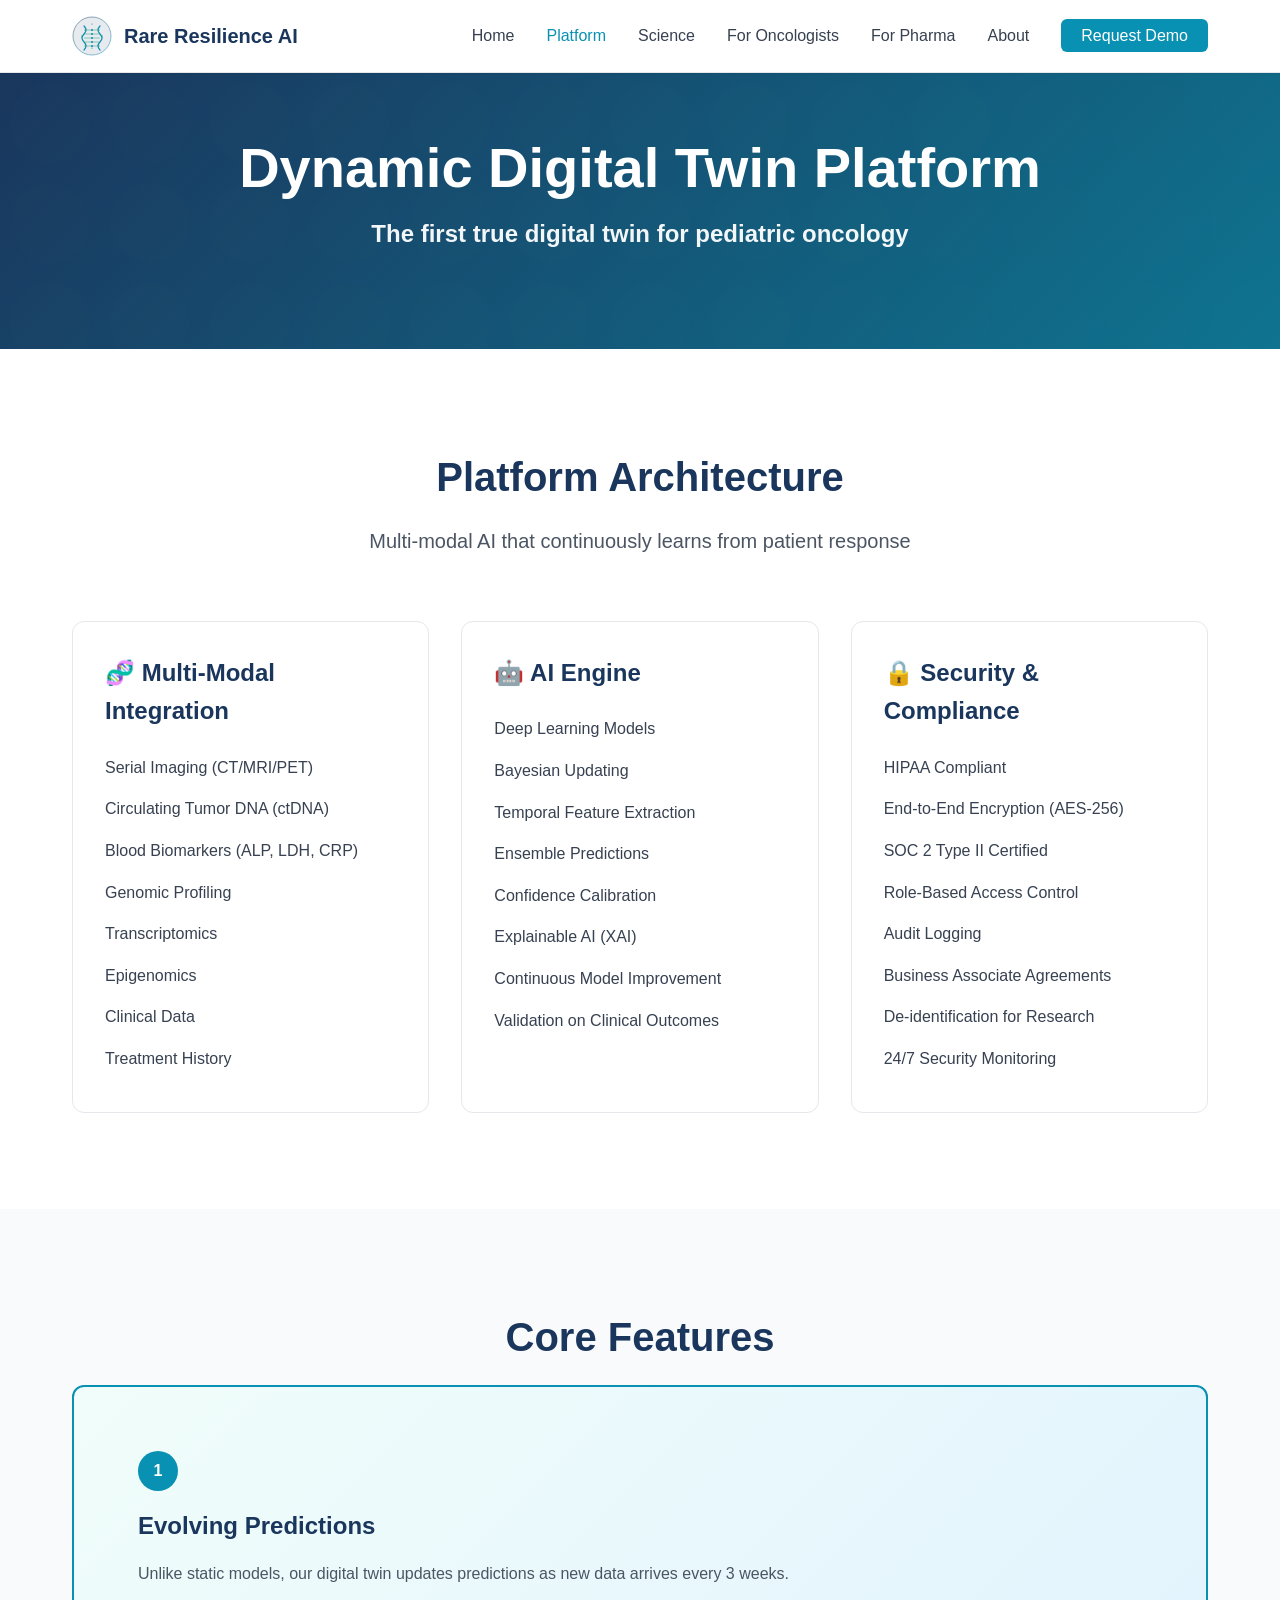
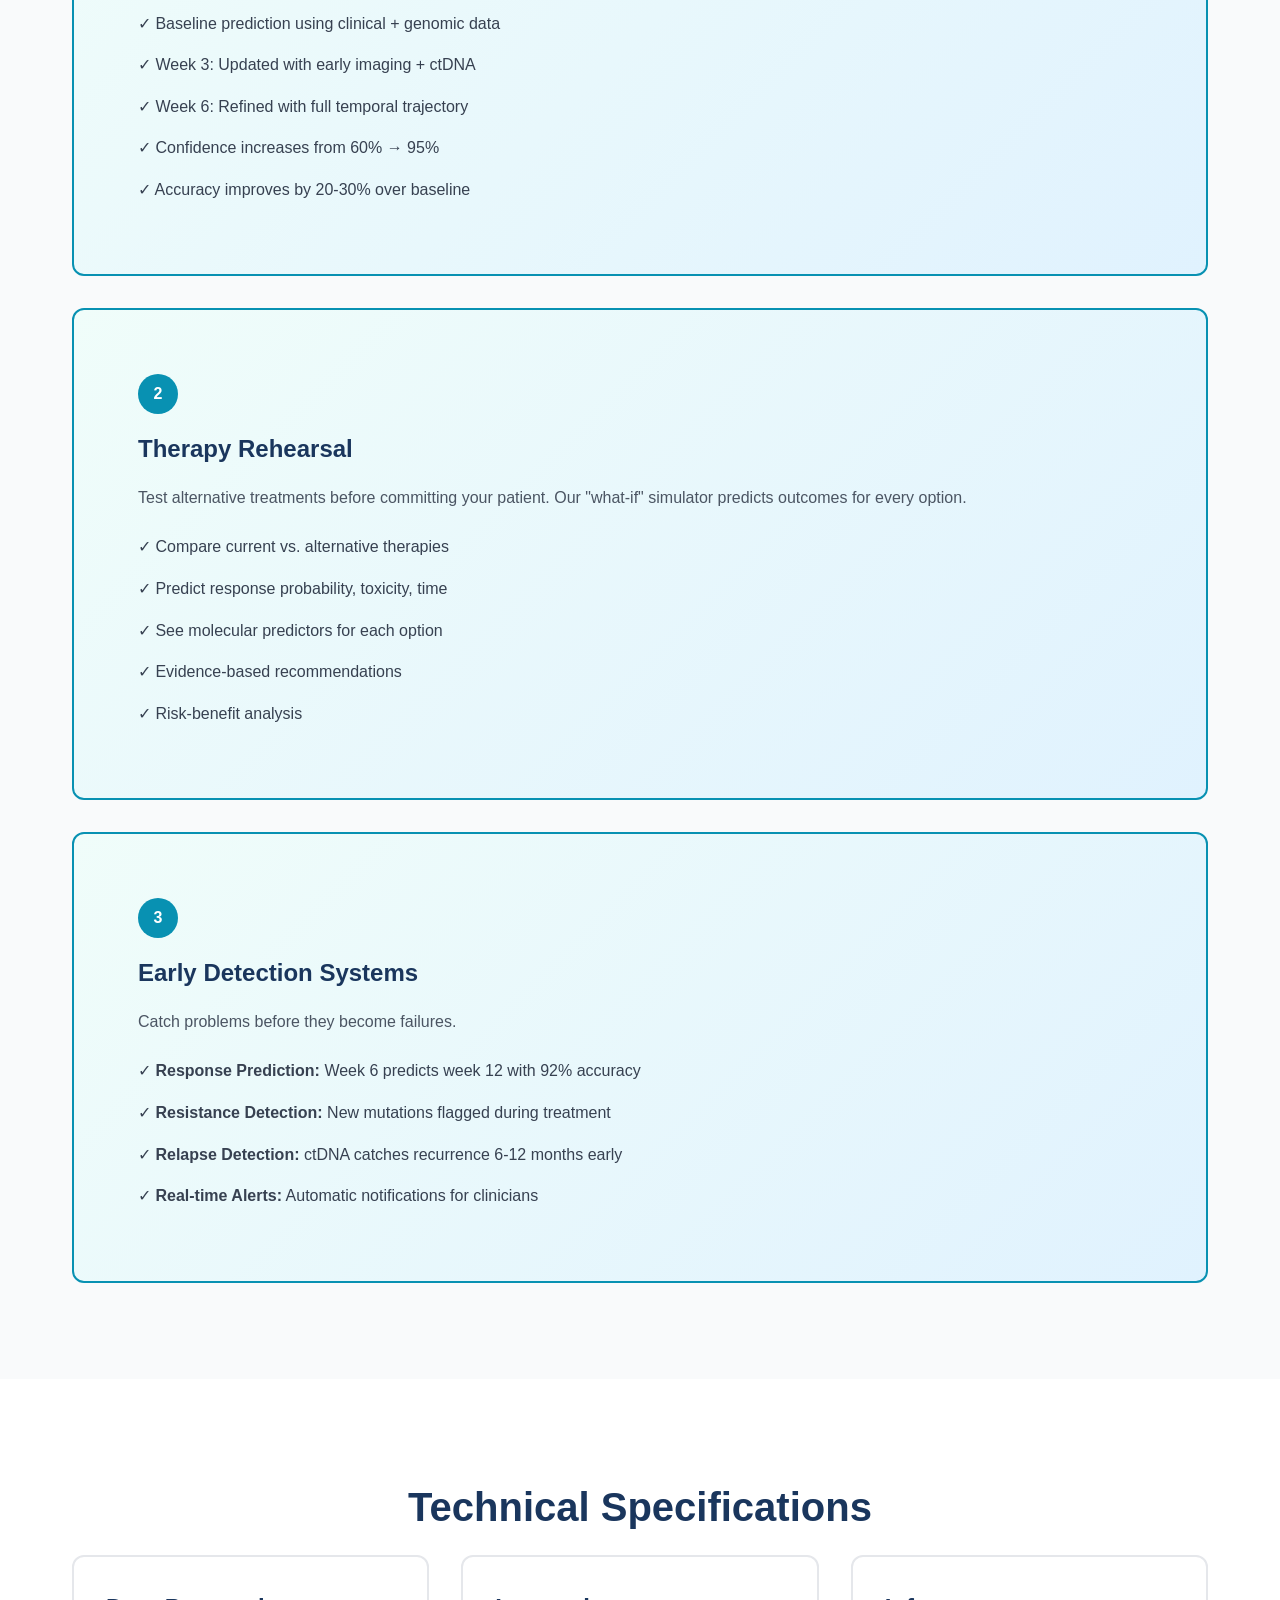
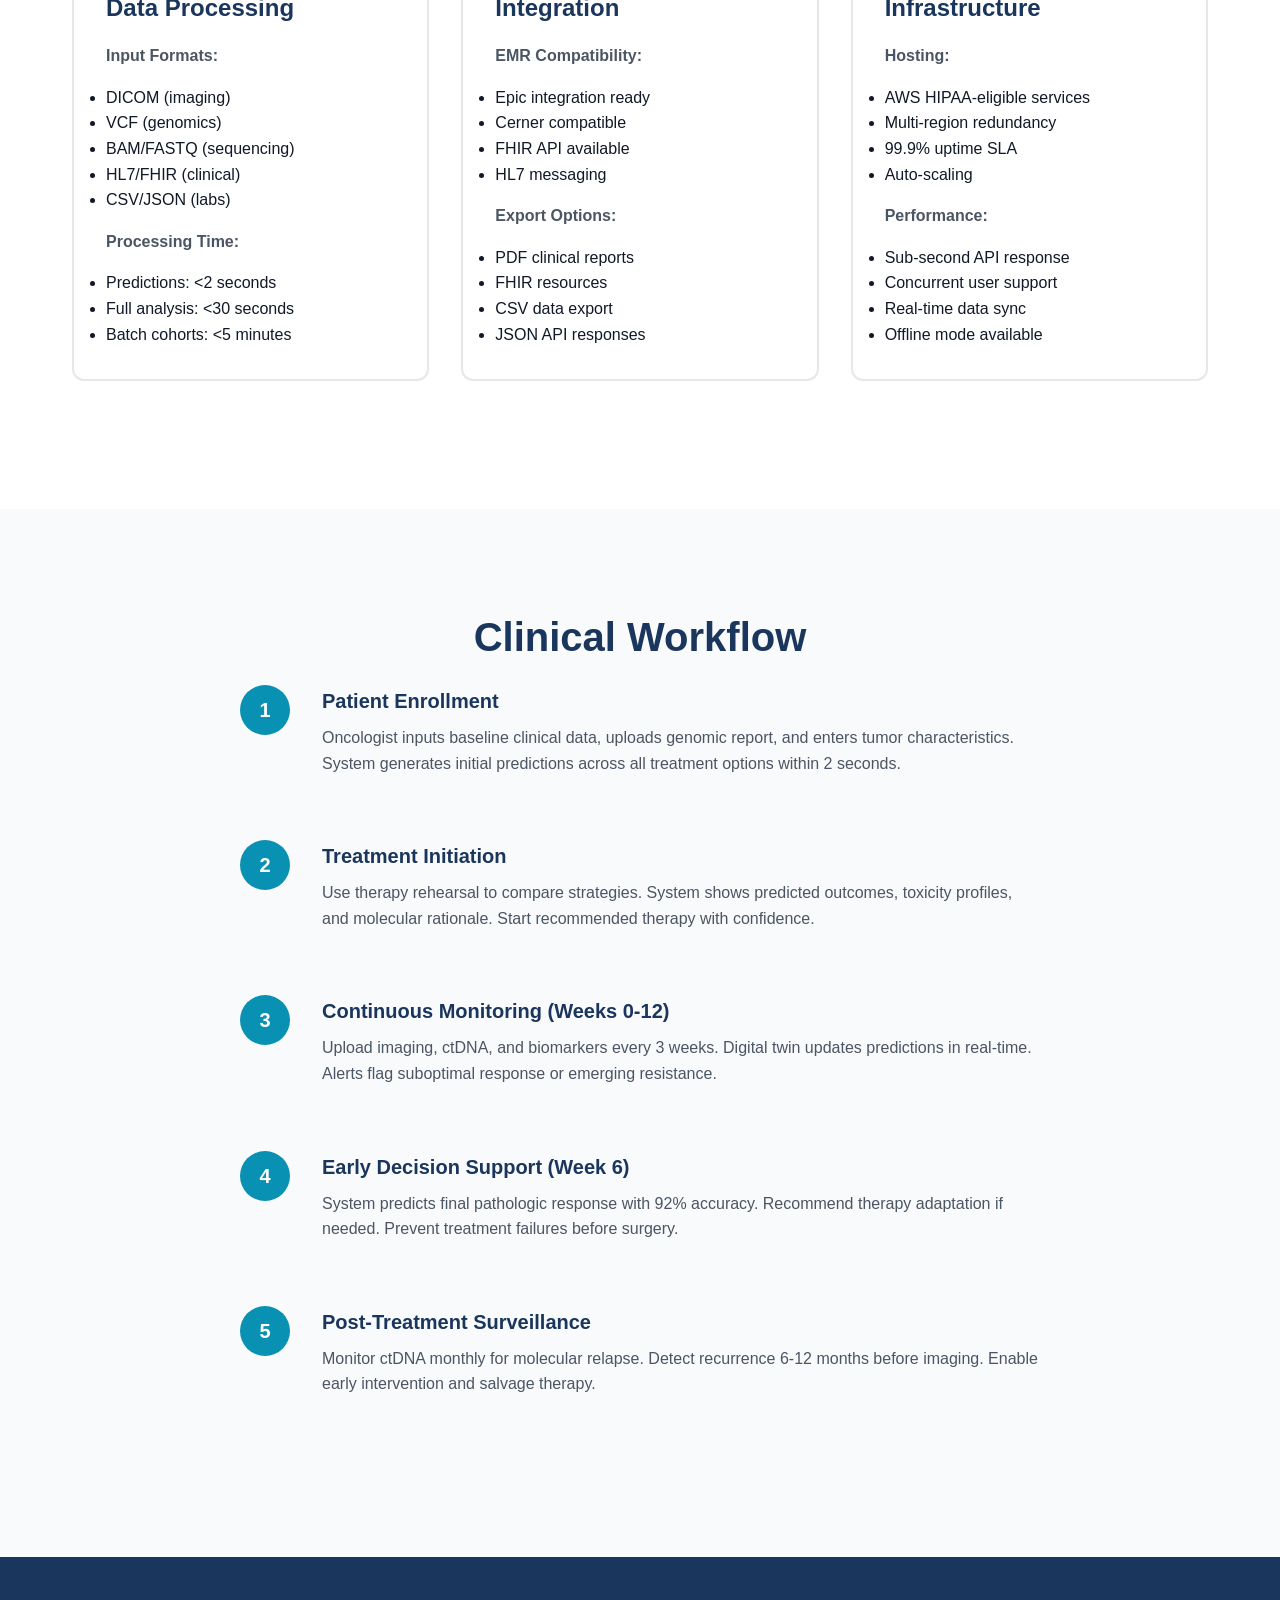
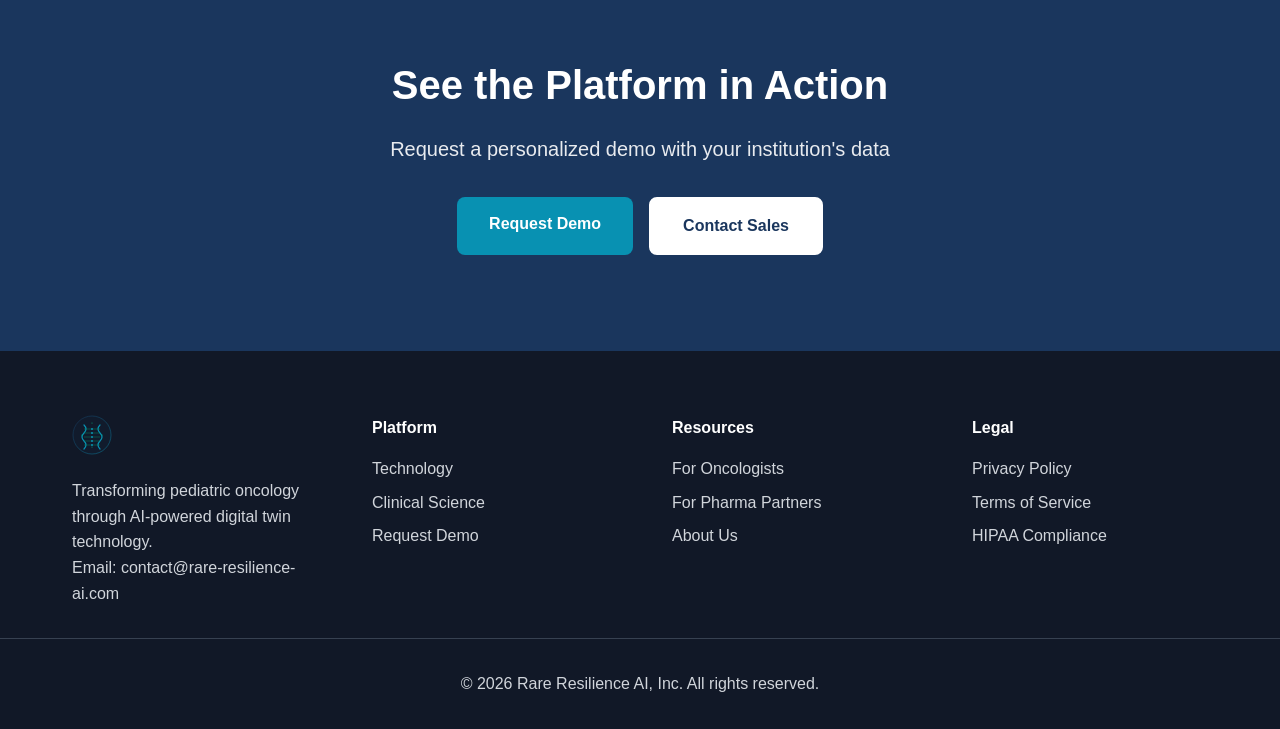
<file: platform.html>
<!DOCTYPE html>
<html lang="en">
<head>
    <meta charset="UTF-8">
    <meta name="viewport" content="width=device-width, initial-scale=1.0">
    <meta name="description" content="Dynamic Digital Twin Platform - Multi-modal AI for pediatric oncology. Real-time predictions, therapy rehearsal, and early relapse detection.">
    <title>Platform - Rare Resilience AI</title>
    <link rel="stylesheet" href="styles.css">
    <link rel="icon" type="image/svg+xml" href="logo.svg">
</head>
<body>
    <!-- Navigation -->
    <nav class="navbar">
        <div class="container nav-container">
            <div class="logo">
                <img src="logo.svg" alt="Rare Resilience AI Logo" class="logo-img">
                <span class="logo-text">Rare Resilience AI</span>
            </div>
            <ul class="nav-links">
                <li><a href="index.html">Home</a></li>
                <li><a href="platform.html" class="active">Platform</a></li>
                <li><a href="science.html">Science</a></li>
                <li><a href="for-oncologists.html">For Oncologists</a></li>
                <li><a href="for-pharma.html">For Pharma</a></li>
                <li><a href="about.html">About</a></li>
                <li><a href="demo.html" class="btn-primary-nav">Request Demo</a></li>
            </ul>
        </div>
    </nav>

    <!-- Hero -->
    <section class="hero" style="padding: 4rem 0;">
        <div class="container">
            <h1 class="hero-title" style="text-align: center;">Dynamic Digital Twin Platform</h1>
            <p class="hero-subtitle" style="text-align: center;">The first true digital twin for pediatric oncology</p>
        </div>
    </section>

    <!-- Platform Overview -->
    <section class="section">
        <div class="container">
            <h2 class="section-title">Platform Architecture</h2>
            <p class="section-subtitle">Multi-modal AI that continuously learns from patient response</p>

            <div class="feature-row">
                <div class="feature-card">
                    <h3>🧬 Multi-Modal Integration</h3>
                    <ul class="feature-list">
                        <li>Serial Imaging (CT/MRI/PET)</li>
                        <li>Circulating Tumor DNA (ctDNA)</li>
                        <li>Blood Biomarkers (ALP, LDH, CRP)</li>
                        <li>Genomic Profiling</li>
                        <li>Transcriptomics</li>
                        <li>Epigenomics</li>
                        <li>Clinical Data</li>
                        <li>Treatment History</li>
                    </ul>
                </div>

                <div class="feature-card">
                    <h3>🤖 AI Engine</h3>
                    <ul class="feature-list">
                        <li>Deep Learning Models</li>
                        <li>Bayesian Updating</li>
                        <li>Temporal Feature Extraction</li>
                        <li>Ensemble Predictions</li>
                        <li>Confidence Calibration</li>
                        <li>Explainable AI (XAI)</li>
                        <li>Continuous Model Improvement</li>
                        <li>Validation on Clinical Outcomes</li>
                    </ul>
                </div>

                <div class="feature-card">
                    <h3>🔒 Security & Compliance</h3>
                    <ul class="feature-list">
                        <li>HIPAA Compliant</li>
                        <li>End-to-End Encryption (AES-256)</li>
                        <li>SOC 2 Type II Certified</li>
                        <li>Role-Based Access Control</li>
                        <li>Audit Logging</li>
                        <li>Business Associate Agreements</li>
                        <li>De-identification for Research</li>
                        <li>24/7 Security Monitoring</li>
                    </ul>
                </div>
            </div>
        </div>
    </section>

    <!-- Key Features -->
    <section class="section" style="background: var(--gray-50);">
        <div class="container">
            <h2 class="section-title">Core Features</h2>

            <div class="solution-features">
                <div class="feature-card featured">
                    <div class="feature-number">1</div>
                    <h3>Evolving Predictions</h3>
                    <p>Unlike static models, our digital twin updates predictions as new data arrives every 3 weeks.</p>
                    <ul class="feature-list">
                        <li>✓ Baseline prediction using clinical + genomic data</li>
                        <li>✓ Week 3: Updated with early imaging + ctDNA</li>
                        <li>✓ Week 6: Refined with full temporal trajectory</li>
                        <li>✓ Confidence increases from 60% → 95%</li>
                        <li>✓ Accuracy improves by 20-30% over baseline</li>
                    </ul>
                </div>

                <div class="feature-card featured">
                    <div class="feature-number">2</div>
                    <h3>Therapy Rehearsal</h3>
                    <p>Test alternative treatments before committing your patient. Our "what-if" simulator predicts outcomes for every option.</p>
                    <ul class="feature-list">
                        <li>✓ Compare current vs. alternative therapies</li>
                        <li>✓ Predict response probability, toxicity, time</li>
                        <li>✓ See molecular predictors for each option</li>
                        <li>✓ Evidence-based recommendations</li>
                        <li>✓ Risk-benefit analysis</li>
                    </ul>
                </div>

                <div class="feature-card featured">
                    <div class="feature-number">3</div>
                    <h3>Early Detection Systems</h3>
                    <p>Catch problems before they become failures.</p>
                    <ul class="feature-list">
                        <li>✓ <strong>Response Prediction:</strong> Week 6 predicts week 12 with 92% accuracy</li>
                        <li>✓ <strong>Resistance Detection:</strong> New mutations flagged during treatment</li>
                        <li>✓ <strong>Relapse Detection:</strong> ctDNA catches recurrence 6-12 months early</li>
                        <li>✓ <strong>Real-time Alerts:</strong> Automatic notifications for clinicians</li>
                    </ul>
                </div>
            </div>
        </div>
    </section>

    <!-- Technical Specifications -->
    <section class="section">
        <div class="container">
            <h2 class="section-title">Technical Specifications</h2>

            <div class="cancer-grid">
                <div class="cancer-card">
                    <h3>Data Processing</h3>
                    <p><strong>Input Formats:</strong></p>
                    <ul>
                        <li>DICOM (imaging)</li>
                        <li>VCF (genomics)</li>
                        <li>BAM/FASTQ (sequencing)</li>
                        <li>HL7/FHIR (clinical)</li>
                        <li>CSV/JSON (labs)</li>
                    </ul>
                    <p><strong>Processing Time:</strong></p>
                    <ul>
                        <li>Predictions: &lt;2 seconds</li>
                        <li>Full analysis: &lt;30 seconds</li>
                        <li>Batch cohorts: &lt;5 minutes</li>
                    </ul>
                </div>

                <div class="cancer-card">
                    <h3>Integration</h3>
                    <p><strong>EMR Compatibility:</strong></p>
                    <ul>
                        <li>Epic integration ready</li>
                        <li>Cerner compatible</li>
                        <li>FHIR API available</li>
                        <li>HL7 messaging</li>
                    </ul>
                    <p><strong>Export Options:</strong></p>
                    <ul>
                        <li>PDF clinical reports</li>
                        <li>FHIR resources</li>
                        <li>CSV data export</li>
                        <li>JSON API responses</li>
                    </ul>
                </div>

                <div class="cancer-card">
                    <h3>Infrastructure</h3>
                    <p><strong>Hosting:</strong></p>
                    <ul>
                        <li>AWS HIPAA-eligible services</li>
                        <li>Multi-region redundancy</li>
                        <li>99.9% uptime SLA</li>
                        <li>Auto-scaling</li>
                    </ul>
                    <p><strong>Performance:</strong></p>
                    <ul>
                        <li>Sub-second API response</li>
                        <li>Concurrent user support</li>
                        <li>Real-time data sync</li>
                        <li>Offline mode available</li>
                    </ul>
                </div>
            </div>
        </div>
    </section>

    <!-- Workflow -->
    <section class="section" style="background: var(--gray-50);">
        <div class="container">
            <h2 class="section-title">Clinical Workflow</h2>
            
            <div class="timeline">
                <div class="timeline-item">
                    <div class="timeline-marker">1</div>
                    <div class="timeline-content">
                        <h3>Patient Enrollment</h3>
                        <p>Oncologist inputs baseline clinical data, uploads genomic report, and enters tumor characteristics. System generates initial predictions across all treatment options within 2 seconds.</p>
                    </div>
                </div>

                <div class="timeline-item">
                    <div class="timeline-marker">2</div>
                    <div class="timeline-content">
                        <h3>Treatment Initiation</h3>
                        <p>Use therapy rehearsal to compare strategies. System shows predicted outcomes, toxicity profiles, and molecular rationale. Start recommended therapy with confidence.</p>
                    </div>
                </div>

                <div class="timeline-item">
                    <div class="timeline-marker">3</div>
                    <div class="timeline-content">
                        <h3>Continuous Monitoring (Weeks 0-12)</h3>
                        <p>Upload imaging, ctDNA, and biomarkers every 3 weeks. Digital twin updates predictions in real-time. Alerts flag suboptimal response or emerging resistance.</p>
                    </div>
                </div>

                <div class="timeline-item">
                    <div class="timeline-marker">4</div>
                    <div class="timeline-content">
                        <h3>Early Decision Support (Week 6)</h3>
                        <p>System predicts final pathologic response with 92% accuracy. Recommend therapy adaptation if needed. Prevent treatment failures before surgery.</p>
                    </div>
                </div>

                <div class="timeline-item">
                    <div class="timeline-marker">5</div>
                    <div class="timeline-content">
                        <h3>Post-Treatment Surveillance</h3>
                        <p>Monitor ctDNA monthly for molecular relapse. Detect recurrence 6-12 months before imaging. Enable early intervention and salvage therapy.</p>
                    </div>
                </div>
            </div>
        </div>
    </section>

    <!-- CTA -->
    <section class="section cta-section">
        <div class="container">
            <div class="cta-content">
                <h2>See the Platform in Action</h2>
                <p>Request a personalized demo with your institution's data</p>
                <div class="cta-buttons">
                    <a href="demo.html" class="btn-primary-large">Request Demo</a>
                    <a href="mailto:contact@rare-resilience-ai.com" class="btn-secondary-large">Contact Sales</a>
                </div>
            </div>
        </div>
    </section>

    <!-- Footer -->
    <footer class="footer">
        <div class="container footer-container">
            <div class="footer-section">
                <img src="logo.svg" alt="Rare Resilience AI" class="footer-logo">
                <p>Transforming pediatric oncology through AI-powered digital twin technology.</p>
                <div class="footer-contact">
                    <p>Email: <a href="mailto:contact@rare-resilience-ai.com">contact@rare-resilience-ai.com</a></p>
                </div>
            </div>
            <div class="footer-section">
                <h4>Platform</h4>
                <ul>
                    <li><a href="platform.html">Technology</a></li>
                    <li><a href="science.html">Clinical Science</a></li>
                    <li><a href="demo.html">Request Demo</a></li>
                </ul>
            </div>
            <div class="footer-section">
                <h4>Resources</h4>
                <ul>
                    <li><a href="for-oncologists.html">For Oncologists</a></li>
                    <li><a href="for-pharma.html">For Pharma Partners</a></li>
                    <li><a href="about.html">About Us</a></li>
                </ul>
            </div>
            <div class="footer-section">
                <h4>Legal</h4>
                <ul>
                    <li><a href="privacy.html">Privacy Policy</a></li>
                    <li><a href="terms.html">Terms of Service</a></li>
                    <li><a href="hipaa.html">HIPAA Compliance</a></li>
                </ul>
            </div>
        </div>
        <div class="footer-bottom">
            <div class="container">
                <p>&copy; 2026 Rare Resilience AI, Inc. All rights reserved.</p>
            </div>
        </div>
    </footer>

    <script src="script.js"></script>
</body>
</html>
</file>
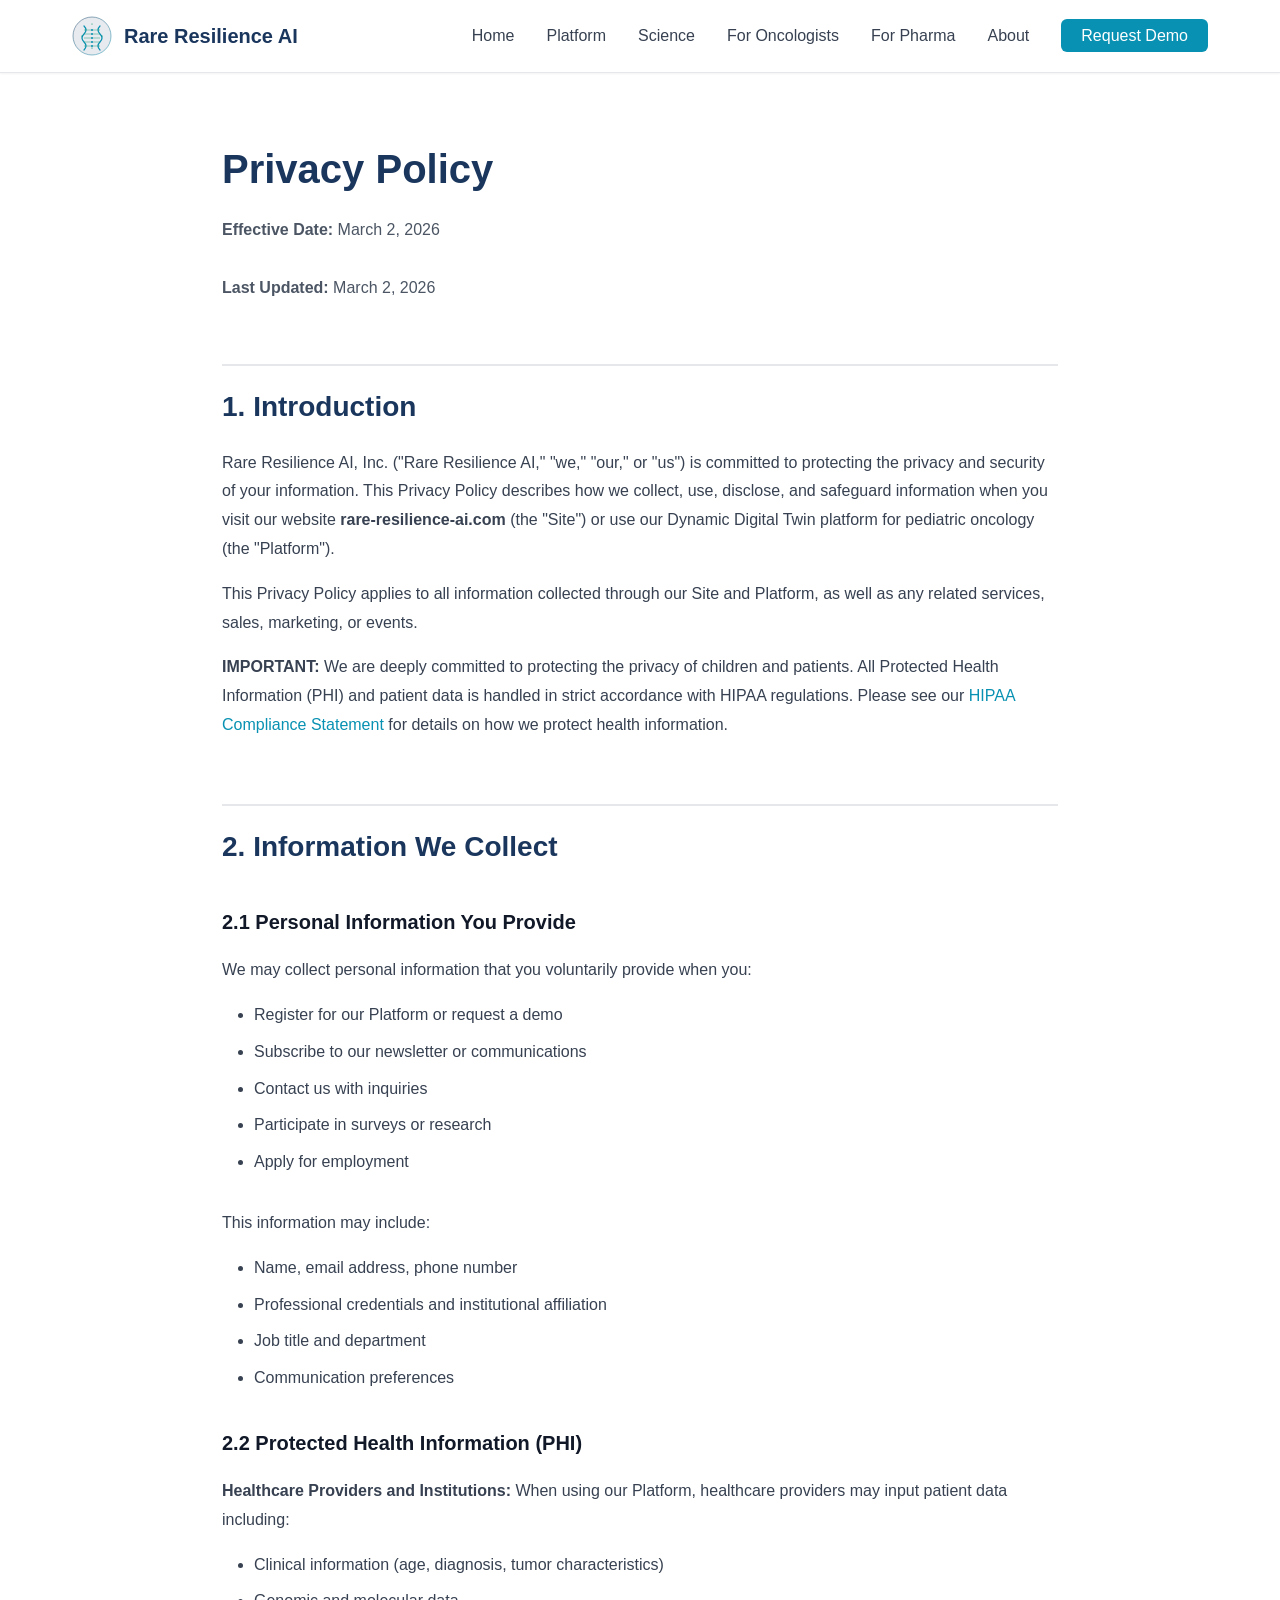
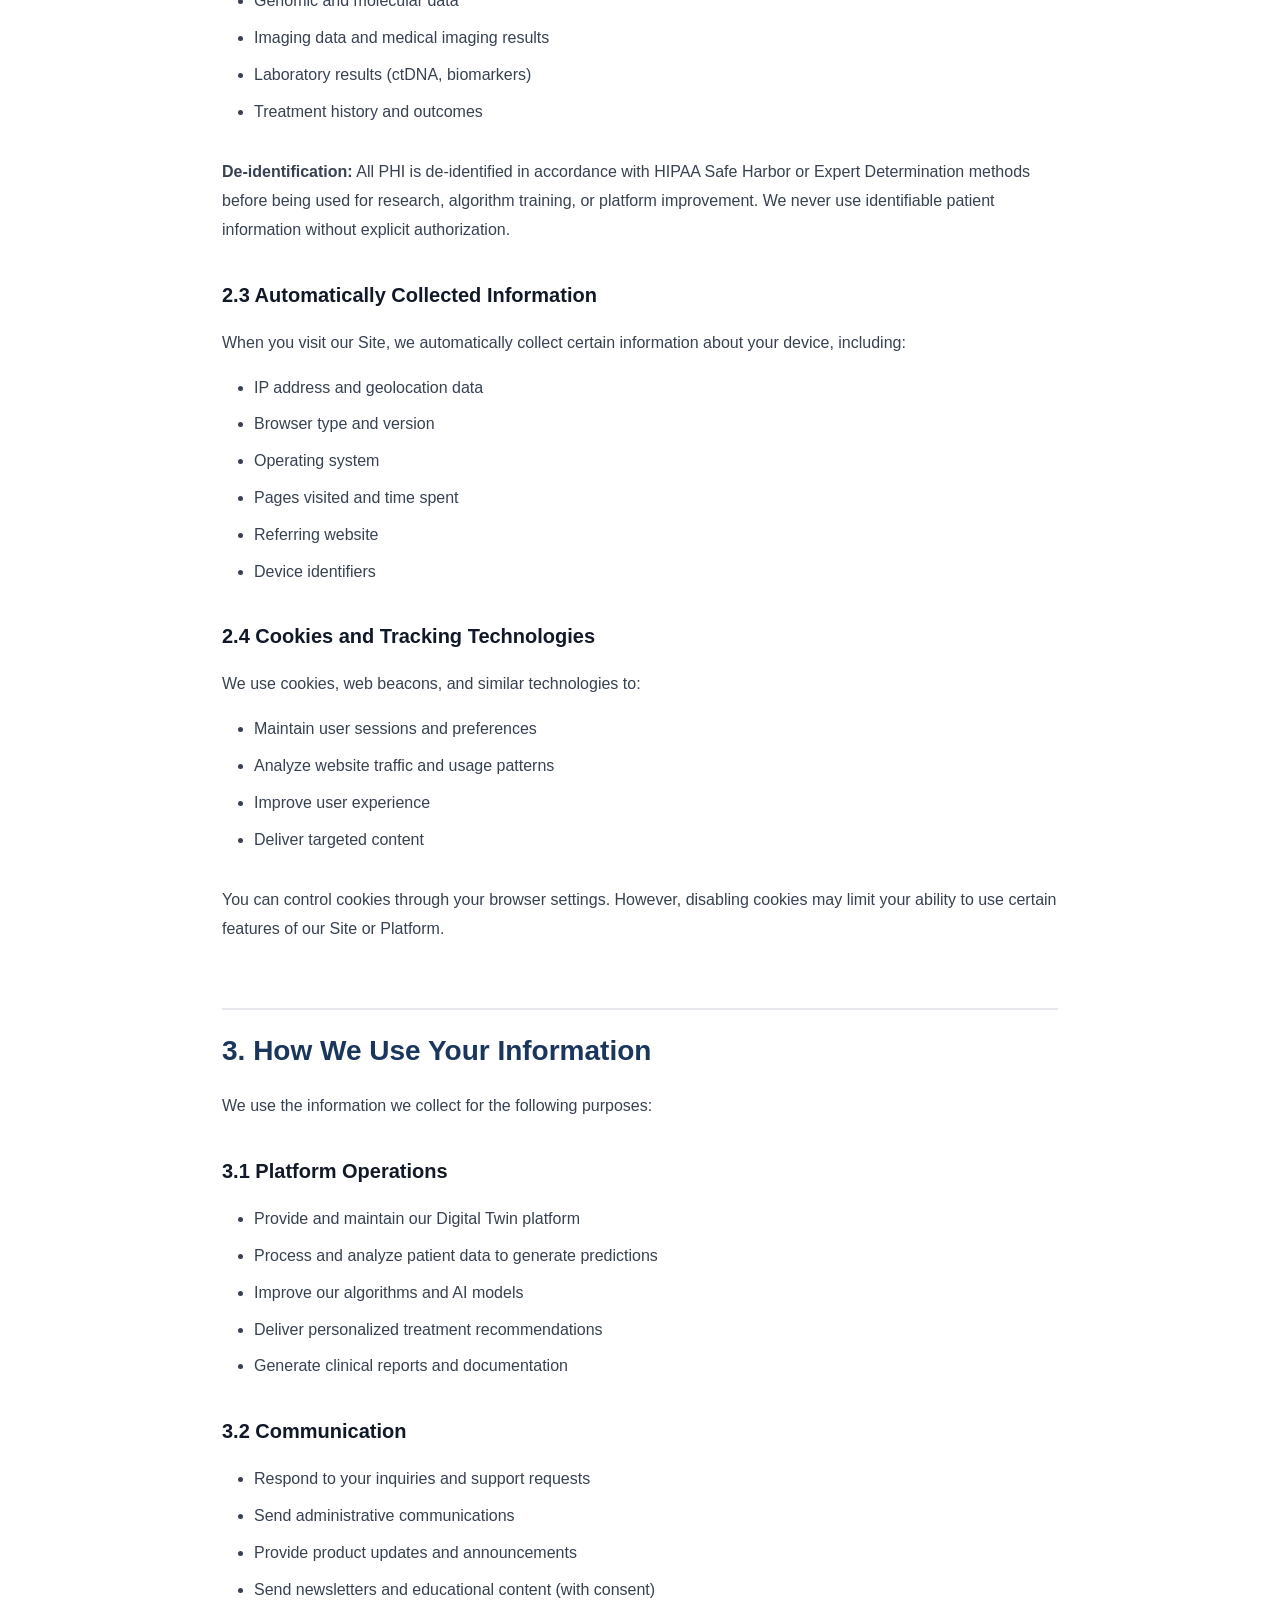
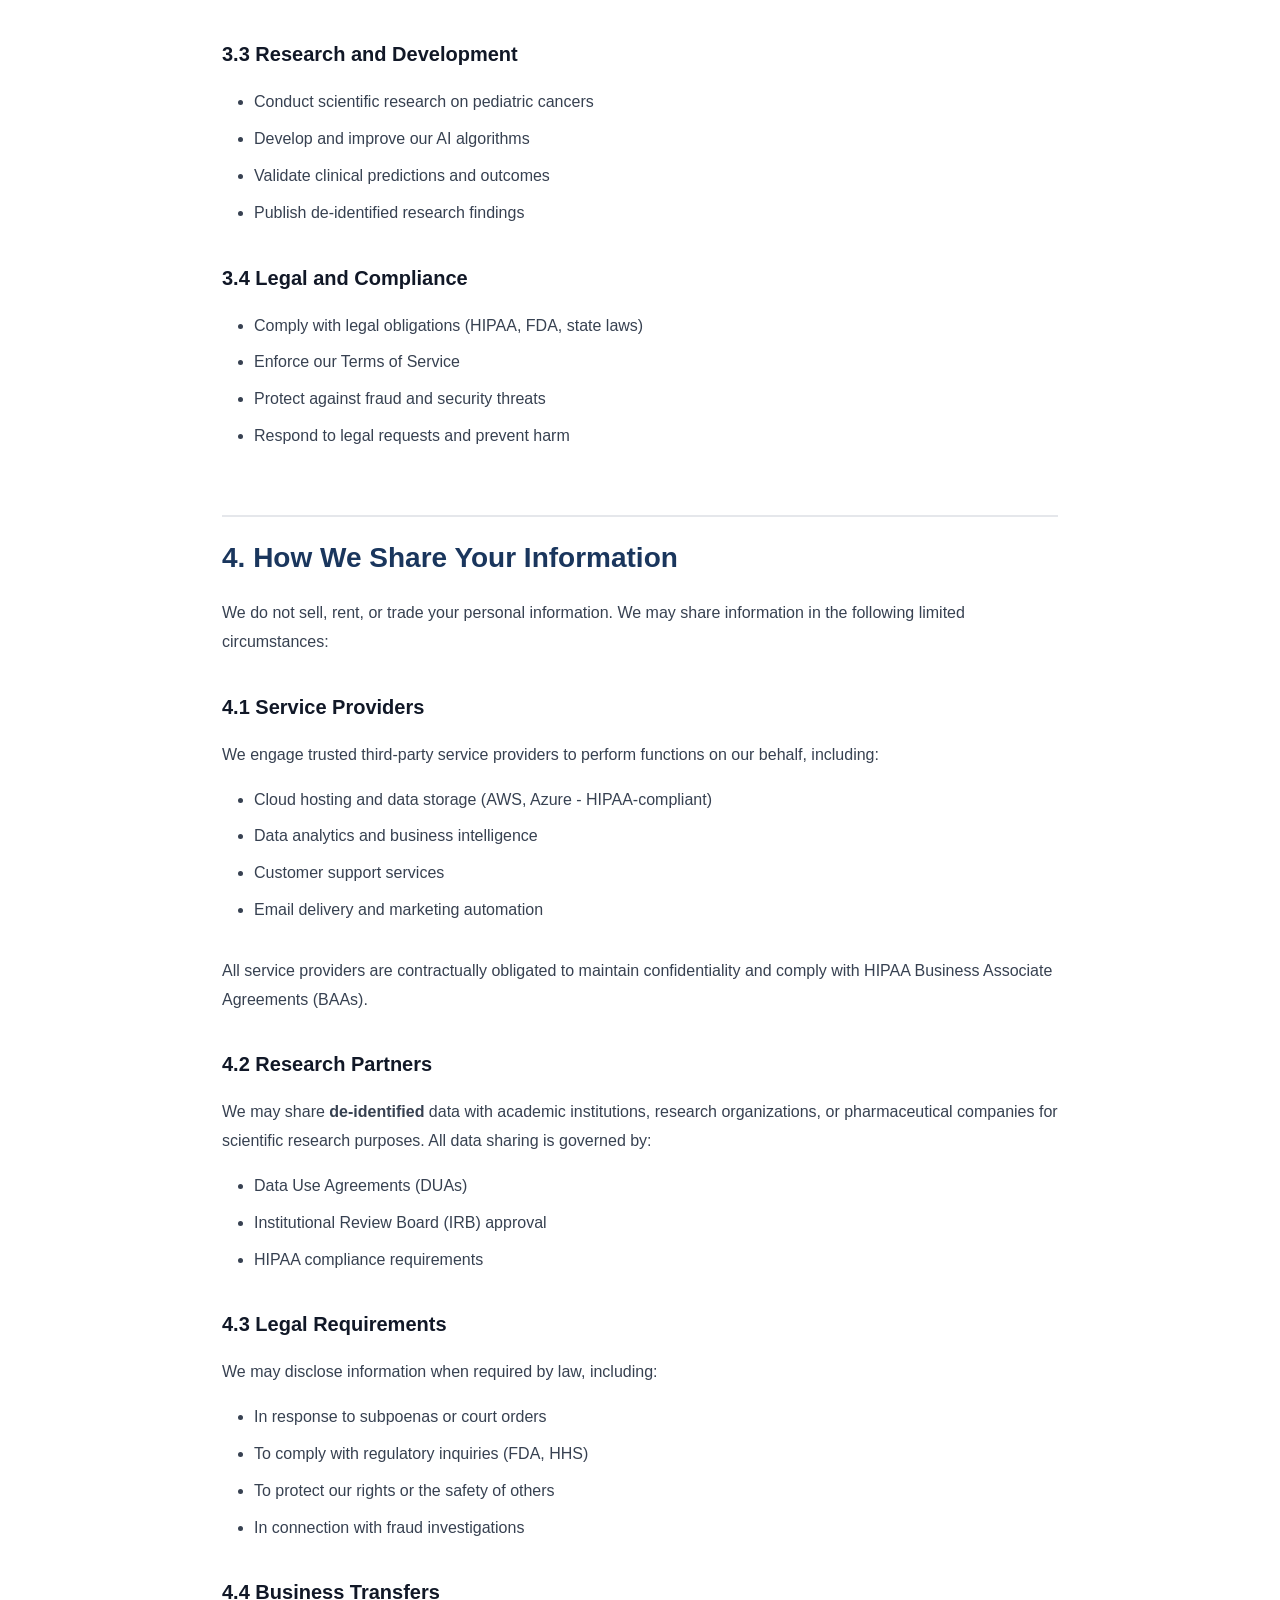
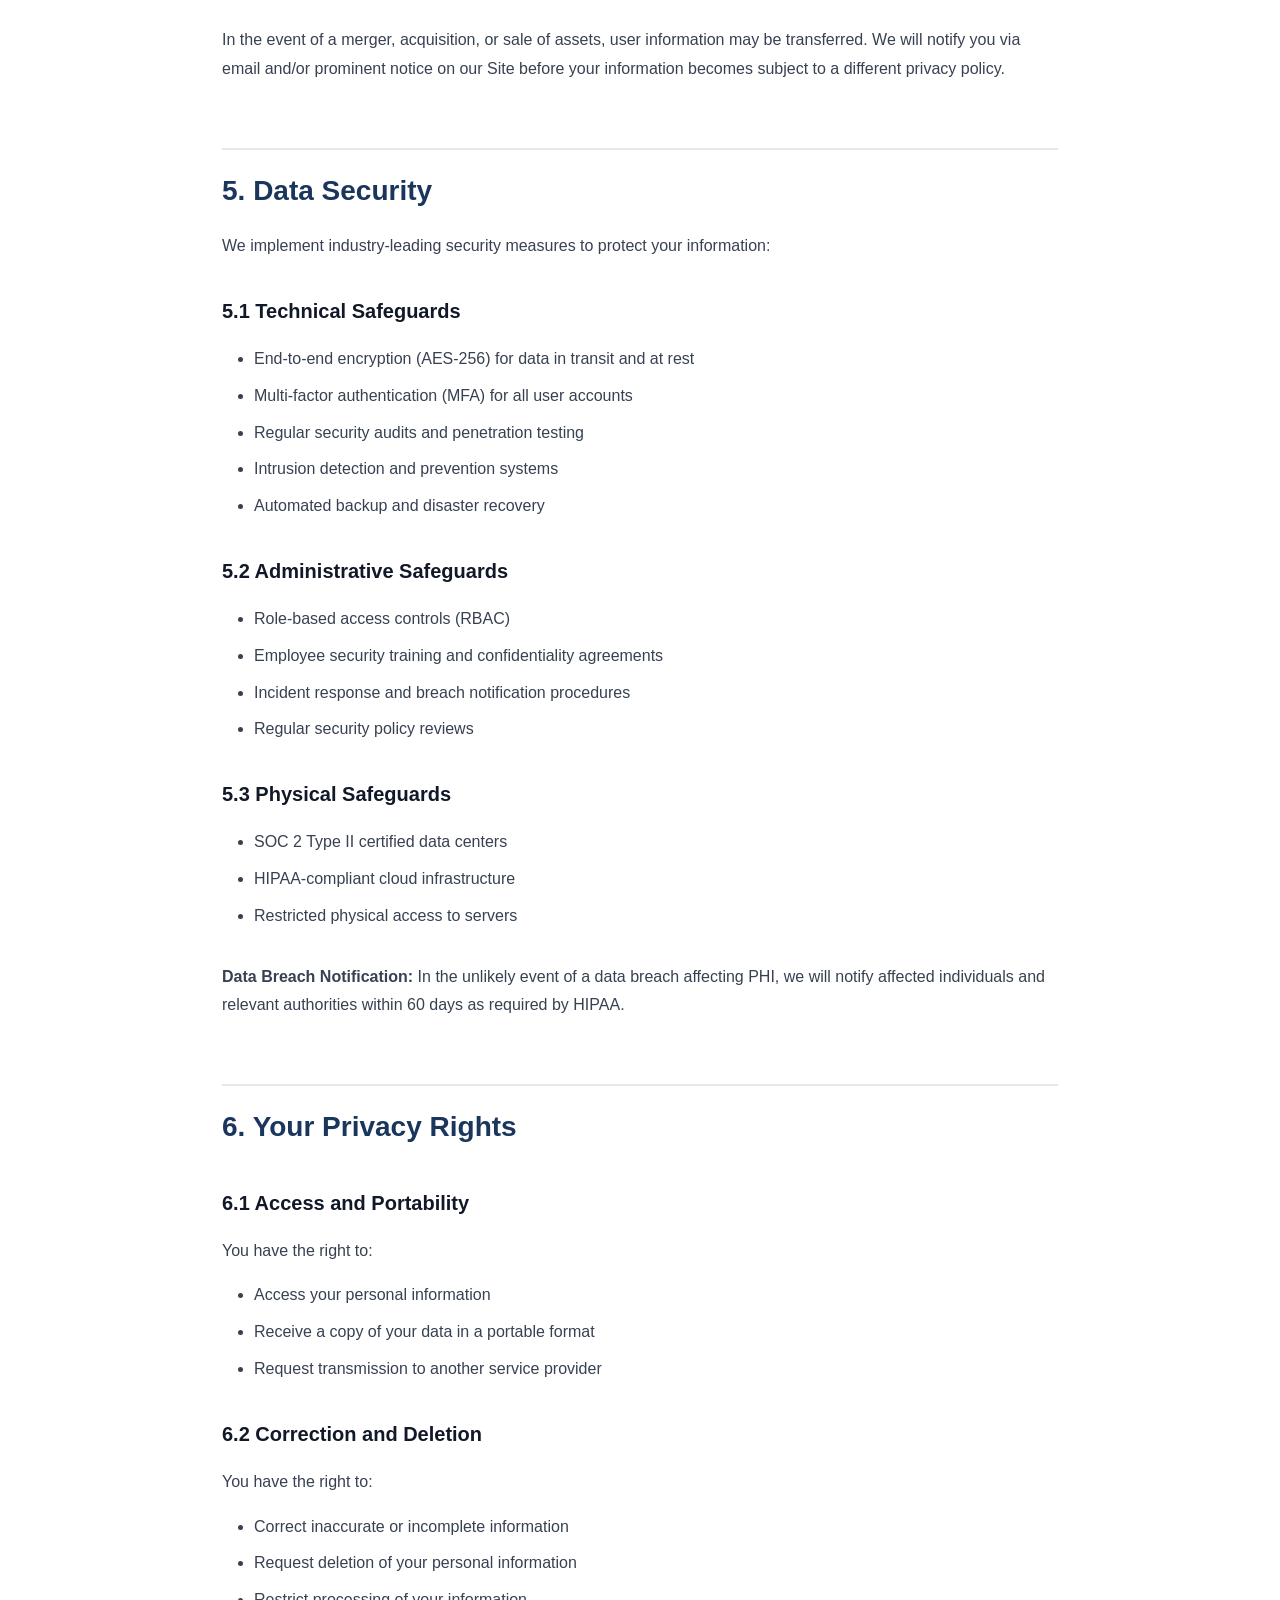
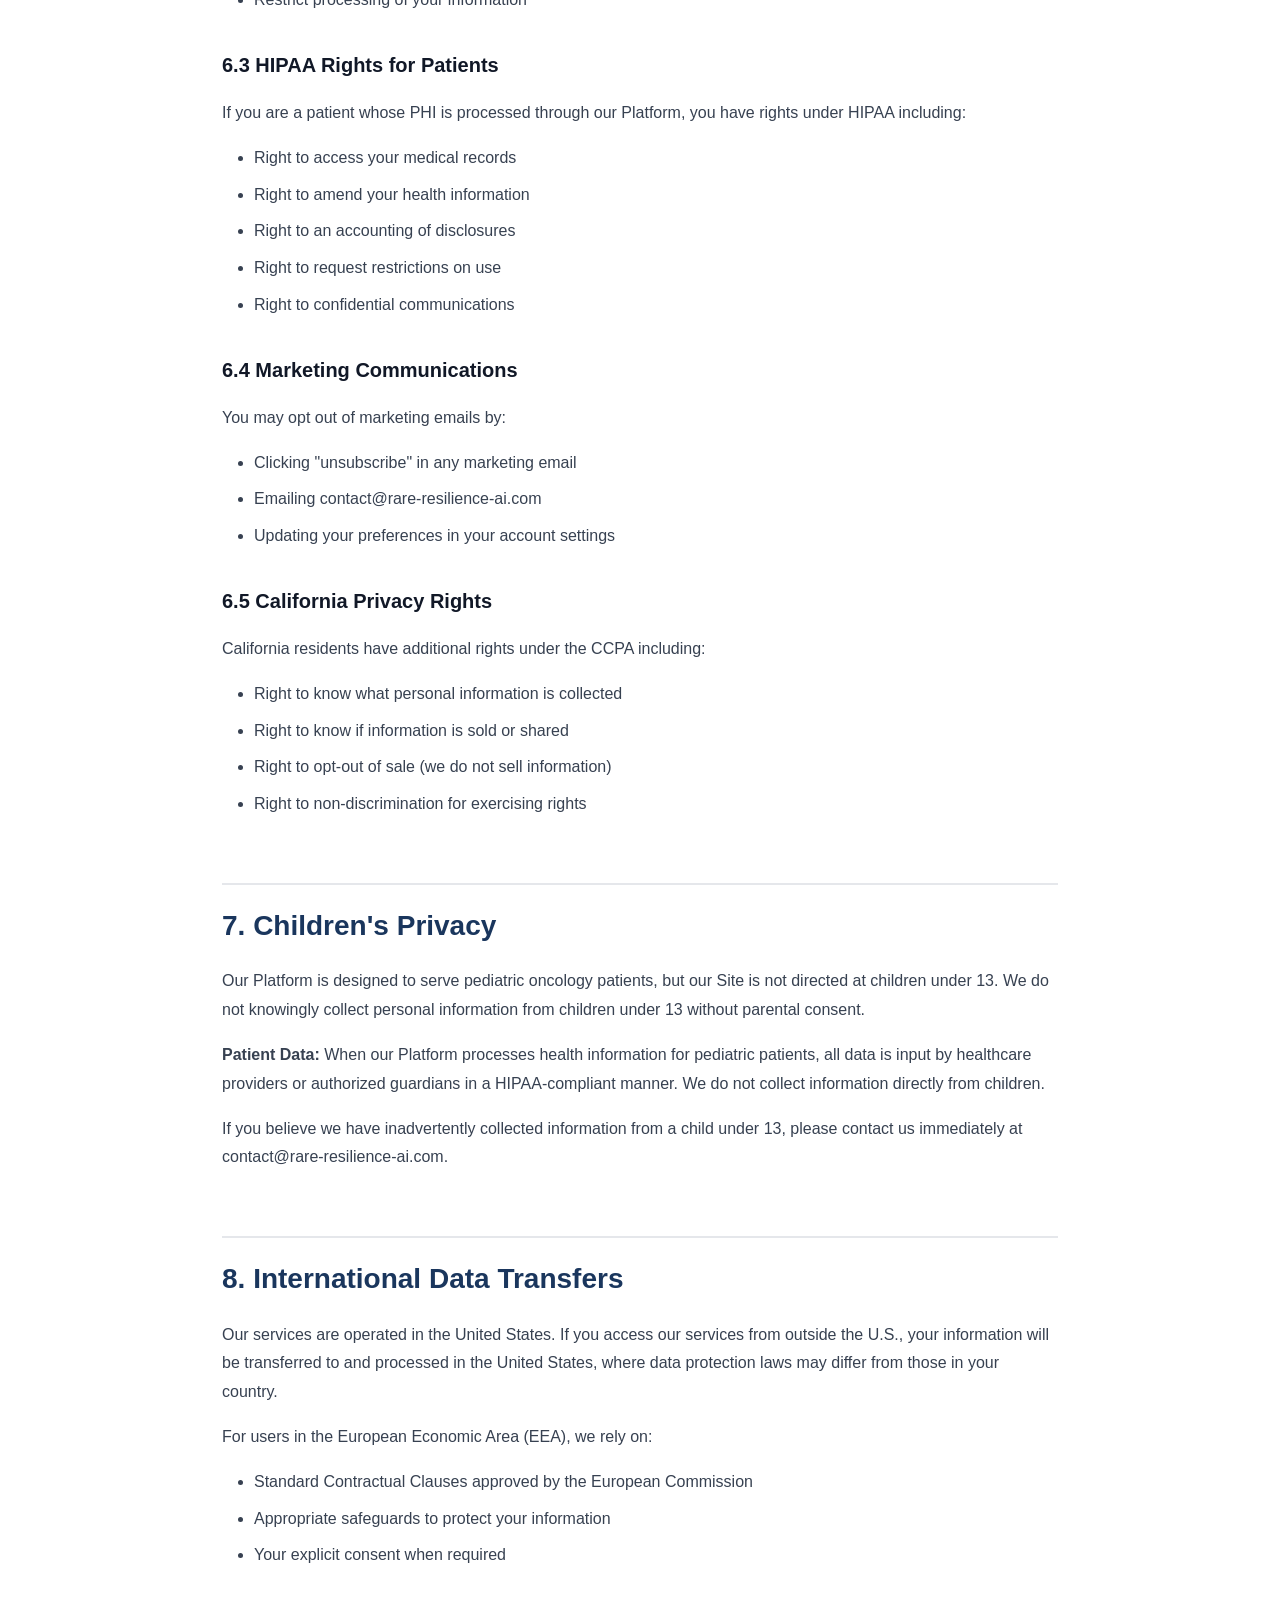
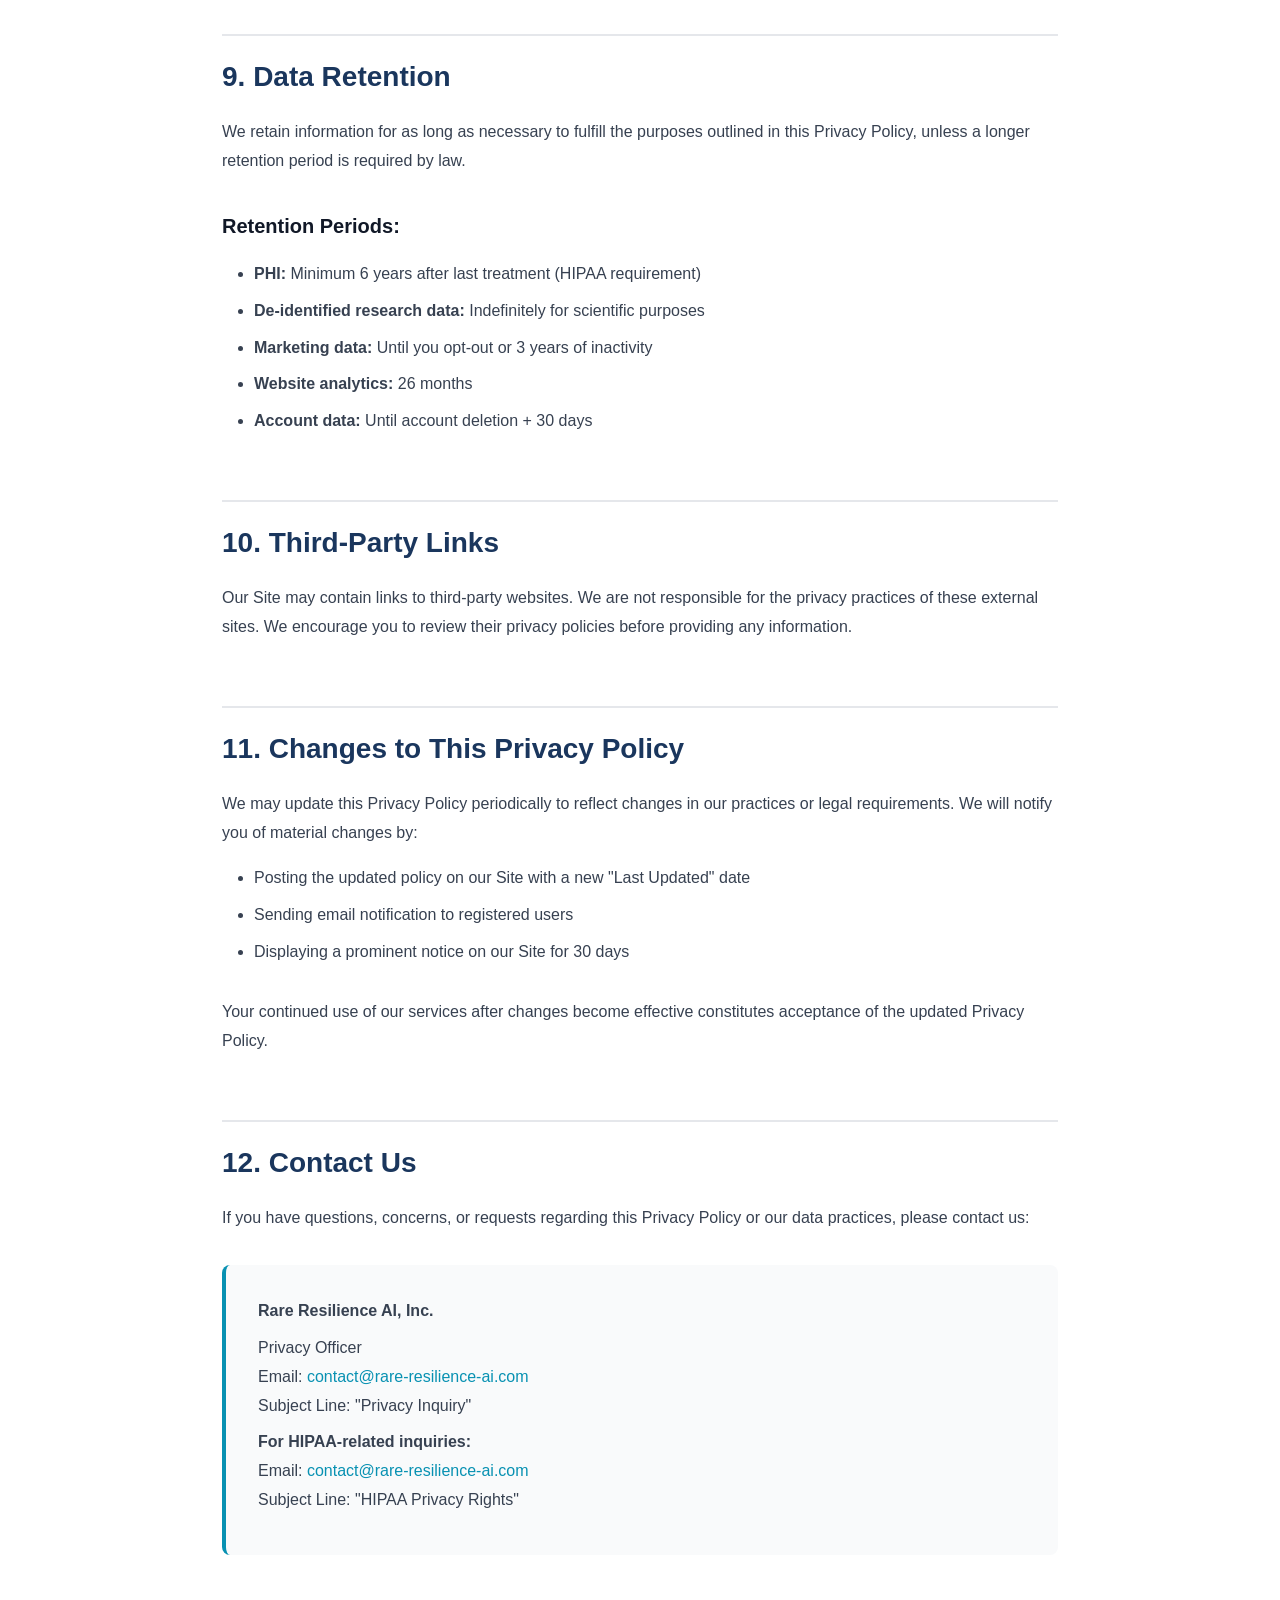
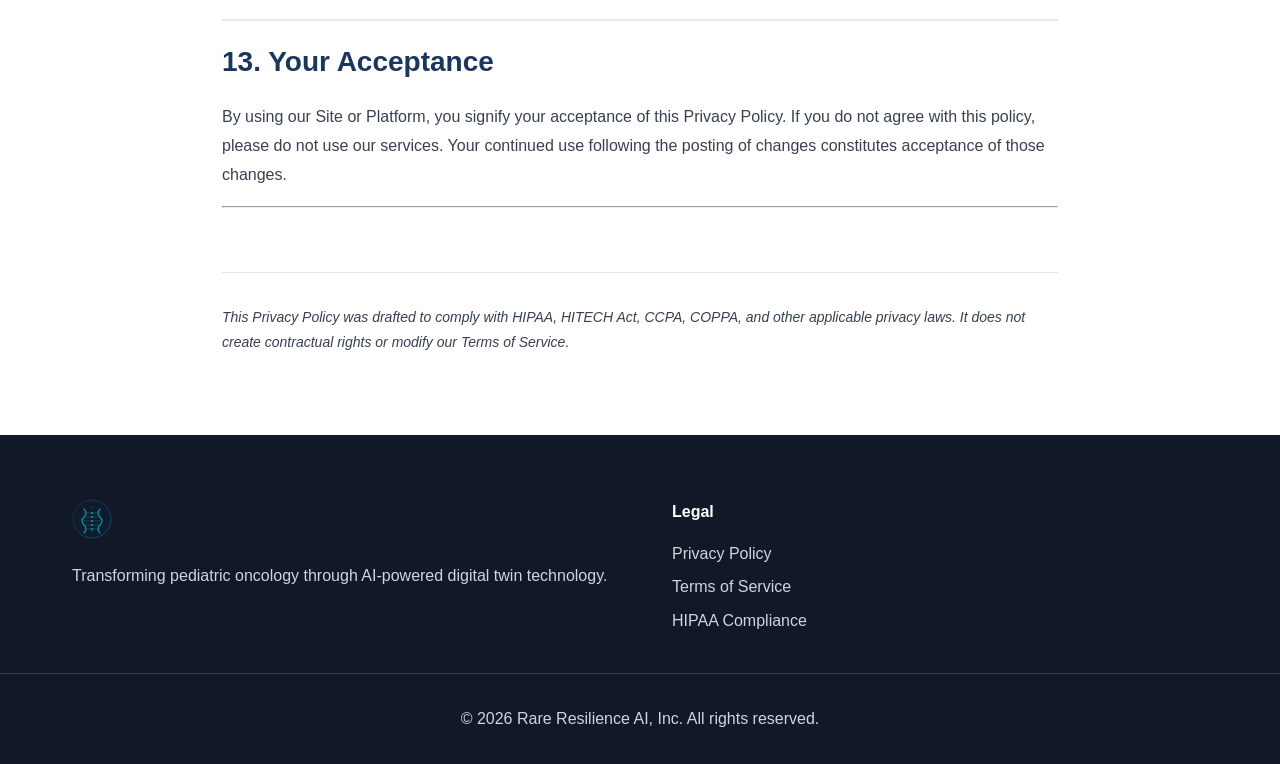
<file: privacy.html>
<!DOCTYPE html>
<html lang="en">
<head>
    <meta charset="UTF-8">
    <meta name="viewport" content="width=device-width, initial-scale=1.0">
    <title>Privacy Policy - Rare Resilience AI</title>
    <link rel="stylesheet" href="styles.css">
    <link rel="icon" type="image/svg+xml" href="logo.svg">
</head>
<body>
    <!-- Navigation -->
    <nav class="navbar">
        <div class="container nav-container">
            <div class="logo">
                <img src="logo.svg" alt="Rare Resilience AI Logo" class="logo-img">
                <span class="logo-text">Rare Resilience AI</span>
            </div>
            <ul class="nav-links">
                <li><a href="index.html">Home</a></li>
                <li><a href="platform.html">Platform</a></li>
                <li><a href="science.html">Science</a></li>
                <li><a href="for-oncologists.html">For Oncologists</a></li>
                <li><a href="for-pharma.html">For Pharma</a></li>
                <li><a href="about.html">About</a></li>
                <li><a href="demo.html" class="btn-primary-nav">Request Demo</a></li>
            </ul>
        </div>
    </nav>

    <!-- Legal Content -->
    <section class="section legal-section">
        <div class="container legal-container">
            <h1>Privacy Policy</h1>
            <p class="legal-date"><strong>Effective Date:</strong> March 2, 2026</p>
            <p class="legal-date"><strong>Last Updated:</strong> March 2, 2026</p>

            <div class="legal-content">
                <h2>1. Introduction</h2>
                <p>Rare Resilience AI, Inc. ("Rare Resilience AI," "we," "our," or "us") is committed to protecting the privacy and security of your information. This Privacy Policy describes how we collect, use, disclose, and safeguard information when you visit our website <strong>rare-resilience-ai.com</strong> (the "Site") or use our Dynamic Digital Twin platform for pediatric oncology (the "Platform").</p>
                
                <p>This Privacy Policy applies to all information collected through our Site and Platform, as well as any related services, sales, marketing, or events.</p>

                <p><strong>IMPORTANT:</strong> We are deeply committed to protecting the privacy of children and patients. All Protected Health Information (PHI) and patient data is handled in strict accordance with HIPAA regulations. Please see our <a href="hipaa.html">HIPAA Compliance Statement</a> for details on how we protect health information.</p>

                <h2>2. Information We Collect</h2>
                
                <h3>2.1 Personal Information You Provide</h3>
                <p>We may collect personal information that you voluntarily provide when you:</p>
                <ul>
                    <li>Register for our Platform or request a demo</li>
                    <li>Subscribe to our newsletter or communications</li>
                    <li>Contact us with inquiries</li>
                    <li>Participate in surveys or research</li>
                    <li>Apply for employment</li>
                </ul>

                <p>This information may include:</p>
                <ul>
                    <li>Name, email address, phone number</li>
                    <li>Professional credentials and institutional affiliation</li>
                    <li>Job title and department</li>
                    <li>Communication preferences</li>
                </ul>

                <h3>2.2 Protected Health Information (PHI)</h3>
                <p><strong>Healthcare Providers and Institutions:</strong> When using our Platform, healthcare providers may input patient data including:</p>
                <ul>
                    <li>Clinical information (age, diagnosis, tumor characteristics)</li>
                    <li>Genomic and molecular data</li>
                    <li>Imaging data and medical imaging results</li>
                    <li>Laboratory results (ctDNA, biomarkers)</li>
                    <li>Treatment history and outcomes</li>
                </ul>

                <p><strong>De-identification:</strong> All PHI is de-identified in accordance with HIPAA Safe Harbor or Expert Determination methods before being used for research, algorithm training, or platform improvement. We never use identifiable patient information without explicit authorization.</p>

                <h3>2.3 Automatically Collected Information</h3>
                <p>When you visit our Site, we automatically collect certain information about your device, including:</p>
                <ul>
                    <li>IP address and geolocation data</li>
                    <li>Browser type and version</li>
                    <li>Operating system</li>
                    <li>Pages visited and time spent</li>
                    <li>Referring website</li>
                    <li>Device identifiers</li>
                </ul>

                <h3>2.4 Cookies and Tracking Technologies</h3>
                <p>We use cookies, web beacons, and similar technologies to:</p>
                <ul>
                    <li>Maintain user sessions and preferences</li>
                    <li>Analyze website traffic and usage patterns</li>
                    <li>Improve user experience</li>
                    <li>Deliver targeted content</li>
                </ul>

                <p>You can control cookies through your browser settings. However, disabling cookies may limit your ability to use certain features of our Site or Platform.</p>

                <h2>3. How We Use Your Information</h2>
                
                <p>We use the information we collect for the following purposes:</p>

                <h3>3.1 Platform Operations</h3>
                <ul>
                    <li>Provide and maintain our Digital Twin platform</li>
                    <li>Process and analyze patient data to generate predictions</li>
                    <li>Improve our algorithms and AI models</li>
                    <li>Deliver personalized treatment recommendations</li>
                    <li>Generate clinical reports and documentation</li>
                </ul>

                <h3>3.2 Communication</h3>
                <ul>
                    <li>Respond to your inquiries and support requests</li>
                    <li>Send administrative communications</li>
                    <li>Provide product updates and announcements</li>
                    <li>Send newsletters and educational content (with consent)</li>
                </ul>

                <h3>3.3 Research and Development</h3>
                <ul>
                    <li>Conduct scientific research on pediatric cancers</li>
                    <li>Develop and improve our AI algorithms</li>
                    <li>Validate clinical predictions and outcomes</li>
                    <li>Publish de-identified research findings</li>
                </ul>

                <h3>3.4 Legal and Compliance</h3>
                <ul>
                    <li>Comply with legal obligations (HIPAA, FDA, state laws)</li>
                    <li>Enforce our Terms of Service</li>
                    <li>Protect against fraud and security threats</li>
                    <li>Respond to legal requests and prevent harm</li>
                </ul>

                <h2>4. How We Share Your Information</h2>

                <p>We do not sell, rent, or trade your personal information. We may share information in the following limited circumstances:</p>

                <h3>4.1 Service Providers</h3>
                <p>We engage trusted third-party service providers to perform functions on our behalf, including:</p>
                <ul>
                    <li>Cloud hosting and data storage (AWS, Azure - HIPAA-compliant)</li>
                    <li>Data analytics and business intelligence</li>
                    <li>Customer support services</li>
                    <li>Email delivery and marketing automation</li>
                </ul>

                <p>All service providers are contractually obligated to maintain confidentiality and comply with HIPAA Business Associate Agreements (BAAs).</p>

                <h3>4.2 Research Partners</h3>
                <p>We may share <strong>de-identified</strong> data with academic institutions, research organizations, or pharmaceutical companies for scientific research purposes. All data sharing is governed by:</p>
                <ul>
                    <li>Data Use Agreements (DUAs)</li>
                    <li>Institutional Review Board (IRB) approval</li>
                    <li>HIPAA compliance requirements</li>
                </ul>

                <h3>4.3 Legal Requirements</h3>
                <p>We may disclose information when required by law, including:</p>
                <ul>
                    <li>In response to subpoenas or court orders</li>
                    <li>To comply with regulatory inquiries (FDA, HHS)</li>
                    <li>To protect our rights or the safety of others</li>
                    <li>In connection with fraud investigations</li>
                </ul>

                <h3>4.4 Business Transfers</h3>
                <p>In the event of a merger, acquisition, or sale of assets, user information may be transferred. We will notify you via email and/or prominent notice on our Site before your information becomes subject to a different privacy policy.</p>

                <h2>5. Data Security</h2>

                <p>We implement industry-leading security measures to protect your information:</p>

                <h3>5.1 Technical Safeguards</h3>
                <ul>
                    <li>End-to-end encryption (AES-256) for data in transit and at rest</li>
                    <li>Multi-factor authentication (MFA) for all user accounts</li>
                    <li>Regular security audits and penetration testing</li>
                    <li>Intrusion detection and prevention systems</li>
                    <li>Automated backup and disaster recovery</li>
                </ul>

                <h3>5.2 Administrative Safeguards</h3>
                <ul>
                    <li>Role-based access controls (RBAC)</li>
                    <li>Employee security training and confidentiality agreements</li>
                    <li>Incident response and breach notification procedures</li>
                    <li>Regular security policy reviews</li>
                </ul>

                <h3>5.3 Physical Safeguards</h3>
                <ul>
                    <li>SOC 2 Type II certified data centers</li>
                    <li>HIPAA-compliant cloud infrastructure</li>
                    <li>Restricted physical access to servers</li>
                </ul>

                <p><strong>Data Breach Notification:</strong> In the unlikely event of a data breach affecting PHI, we will notify affected individuals and relevant authorities within 60 days as required by HIPAA.</p>

                <h2>6. Your Privacy Rights</h2>

                <h3>6.1 Access and Portability</h3>
                <p>You have the right to:</p>
                <ul>
                    <li>Access your personal information</li>
                    <li>Receive a copy of your data in a portable format</li>
                    <li>Request transmission to another service provider</li>
                </ul>

                <h3>6.2 Correction and Deletion</h3>
                <p>You have the right to:</p>
                <ul>
                    <li>Correct inaccurate or incomplete information</li>
                    <li>Request deletion of your personal information</li>
                    <li>Restrict processing of your information</li>
                </ul>

                <h3>6.3 HIPAA Rights for Patients</h3>
                <p>If you are a patient whose PHI is processed through our Platform, you have rights under HIPAA including:</p>
                <ul>
                    <li>Right to access your medical records</li>
                    <li>Right to amend your health information</li>
                    <li>Right to an accounting of disclosures</li>
                    <li>Right to request restrictions on use</li>
                    <li>Right to confidential communications</li>
                </ul>

                <h3>6.4 Marketing Communications</h3>
                <p>You may opt out of marketing emails by:</p>
                <ul>
                    <li>Clicking "unsubscribe" in any marketing email</li>
                    <li>Emailing contact@rare-resilience-ai.com</li>
                    <li>Updating your preferences in your account settings</li>
                </ul>

                <h3>6.5 California Privacy Rights</h3>
                <p>California residents have additional rights under the CCPA including:</p>
                <ul>
                    <li>Right to know what personal information is collected</li>
                    <li>Right to know if information is sold or shared</li>
                    <li>Right to opt-out of sale (we do not sell information)</li>
                    <li>Right to non-discrimination for exercising rights</li>
                </ul>

                <h2>7. Children's Privacy</h2>

                <p>Our Platform is designed to serve pediatric oncology patients, but our Site is not directed at children under 13. We do not knowingly collect personal information from children under 13 without parental consent.</p>

                <p><strong>Patient Data:</strong> When our Platform processes health information for pediatric patients, all data is input by healthcare providers or authorized guardians in a HIPAA-compliant manner. We do not collect information directly from children.</p>

                <p>If you believe we have inadvertently collected information from a child under 13, please contact us immediately at contact@rare-resilience-ai.com.</p>

                <h2>8. International Data Transfers</h2>

                <p>Our services are operated in the United States. If you access our services from outside the U.S., your information will be transferred to and processed in the United States, where data protection laws may differ from those in your country.</p>

                <p>For users in the European Economic Area (EEA), we rely on:</p>
                <ul>
                    <li>Standard Contractual Clauses approved by the European Commission</li>
                    <li>Appropriate safeguards to protect your information</li>
                    <li>Your explicit consent when required</li>
                </ul>

                <h2>9. Data Retention</h2>

                <p>We retain information for as long as necessary to fulfill the purposes outlined in this Privacy Policy, unless a longer retention period is required by law.</p>

                <h3>Retention Periods:</h3>
                <ul>
                    <li><strong>PHI:</strong> Minimum 6 years after last treatment (HIPAA requirement)</li>
                    <li><strong>De-identified research data:</strong> Indefinitely for scientific purposes</li>
                    <li><strong>Marketing data:</strong> Until you opt-out or 3 years of inactivity</li>
                    <li><strong>Website analytics:</strong> 26 months</li>
                    <li><strong>Account data:</strong> Until account deletion + 30 days</li>
                </ul>

                <h2>10. Third-Party Links</h2>

                <p>Our Site may contain links to third-party websites. We are not responsible for the privacy practices of these external sites. We encourage you to review their privacy policies before providing any information.</p>

                <h2>11. Changes to This Privacy Policy</h2>

                <p>We may update this Privacy Policy periodically to reflect changes in our practices or legal requirements. We will notify you of material changes by:</p>
                <ul>
                    <li>Posting the updated policy on our Site with a new "Last Updated" date</li>
                    <li>Sending email notification to registered users</li>
                    <li>Displaying a prominent notice on our Site for 30 days</li>
                </ul>

                <p>Your continued use of our services after changes become effective constitutes acceptance of the updated Privacy Policy.</p>

                <h2>12. Contact Us</h2>

                <p>If you have questions, concerns, or requests regarding this Privacy Policy or our data practices, please contact us:</p>

                <div class="contact-box">
                    <p><strong>Rare Resilience AI, Inc.</strong></p>
                    <p>Privacy Officer<br>
                    Email: <a href="mailto:contact@rare-resilience-ai.com">contact@rare-resilience-ai.com</a><br>
                    Subject Line: "Privacy Inquiry"</p>
                    
                    <p><strong>For HIPAA-related inquiries:</strong><br>
                    Email: <a href="mailto:contact@rare-resilience-ai.com">contact@rare-resilience-ai.com</a><br>
                    Subject Line: "HIPAA Privacy Rights"</p>
                </div>

                <h2>13. Your Acceptance</h2>

                <p>By using our Site or Platform, you signify your acceptance of this Privacy Policy. If you do not agree with this policy, please do not use our services. Your continued use following the posting of changes constitutes acceptance of those changes.</p>

                <hr>

                <p class="legal-footer"><em>This Privacy Policy was drafted to comply with HIPAA, HITECH Act, CCPA, COPPA, and other applicable privacy laws. It does not create contractual rights or modify our Terms of Service.</em></p>
            </div>
        </div>
    </section>

    <!-- Footer -->
    <footer class="footer">
        <div class="container footer-container">
            <div class="footer-section">
                <img src="logo.svg" alt="Rare Resilience AI" class="footer-logo">
                <p>Transforming pediatric oncology through AI-powered digital twin technology.</p>
            </div>
            <div class="footer-section">
                <h4>Legal</h4>
                <ul>
                    <li><a href="privacy.html">Privacy Policy</a></li>
                    <li><a href="terms.html">Terms of Service</a></li>
                    <li><a href="hipaa.html">HIPAA Compliance</a></li>
                </ul>
            </div>
        </div>
        <div class="footer-bottom">
            <div class="container">
                <p>&copy; 2026 Rare Resilience AI, Inc. All rights reserved.</p>
            </div>
        </div>
    </footer>
</body>
</html>
</file>
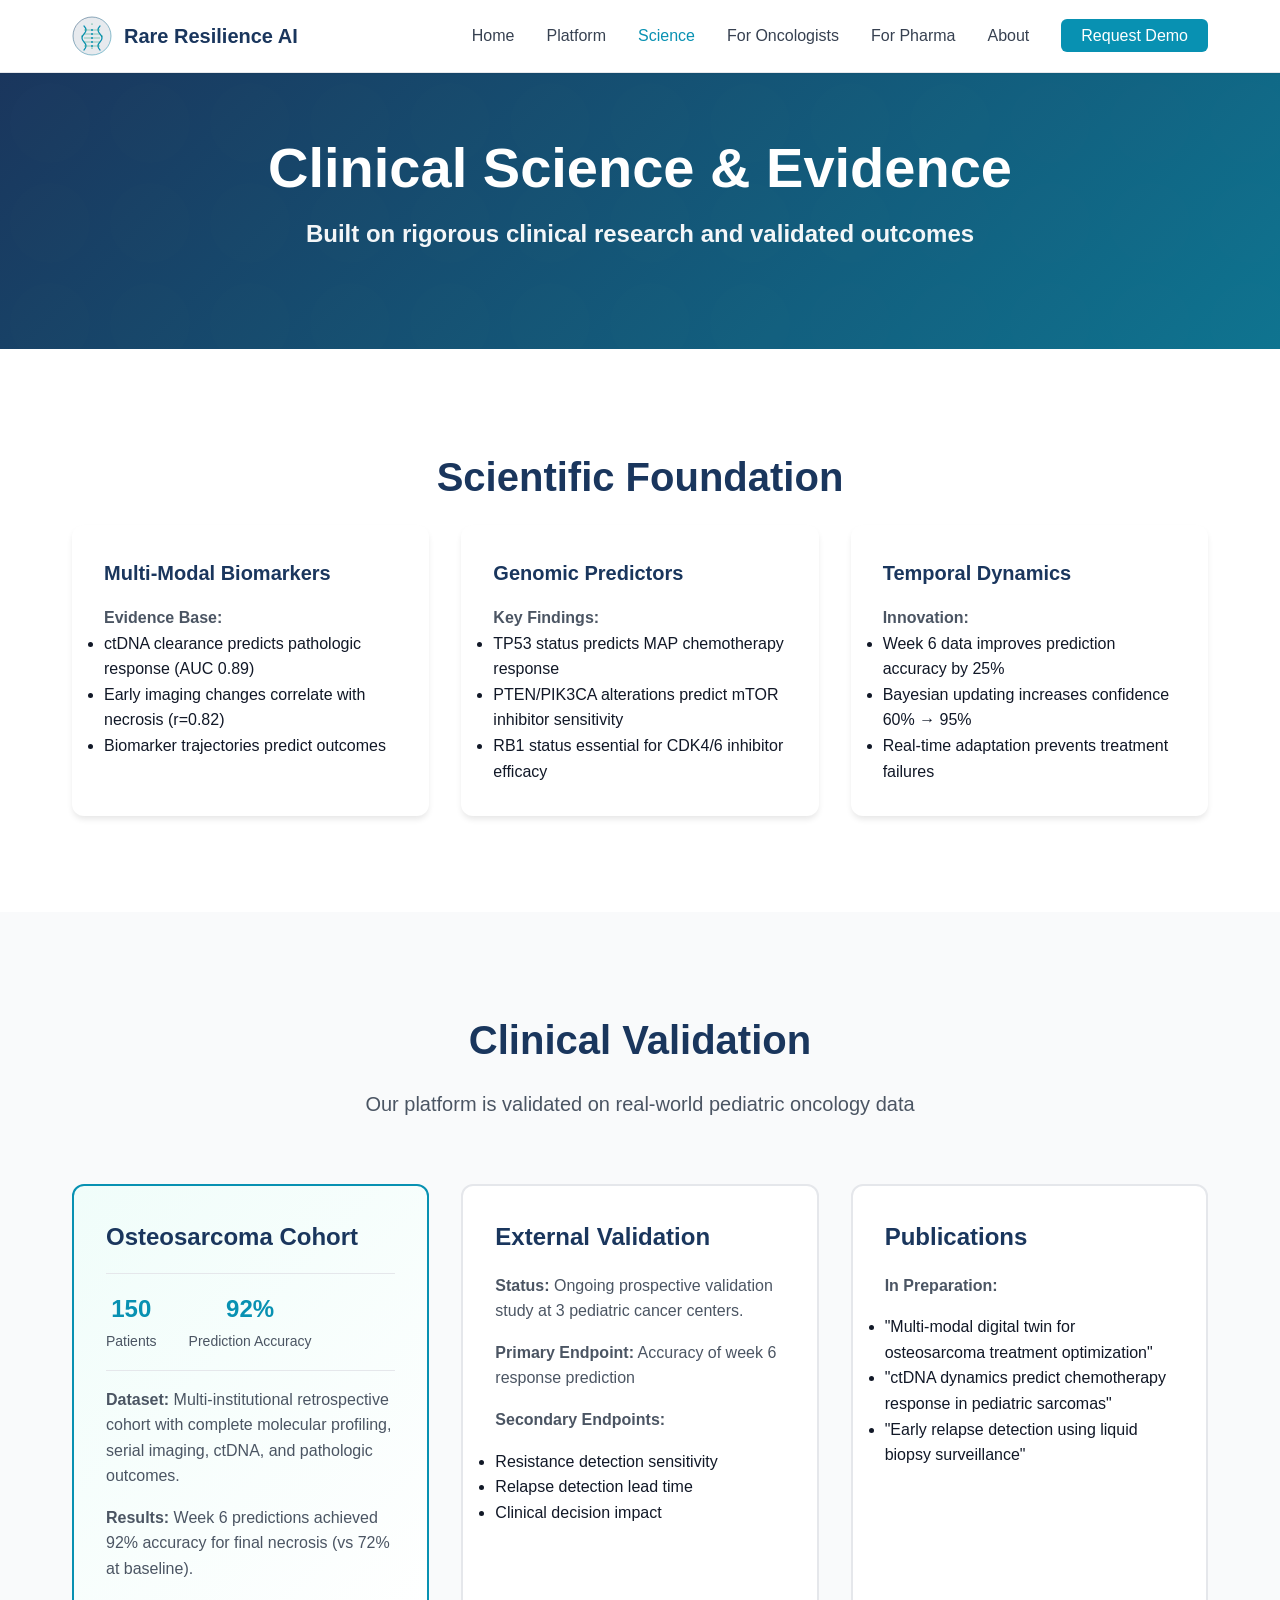
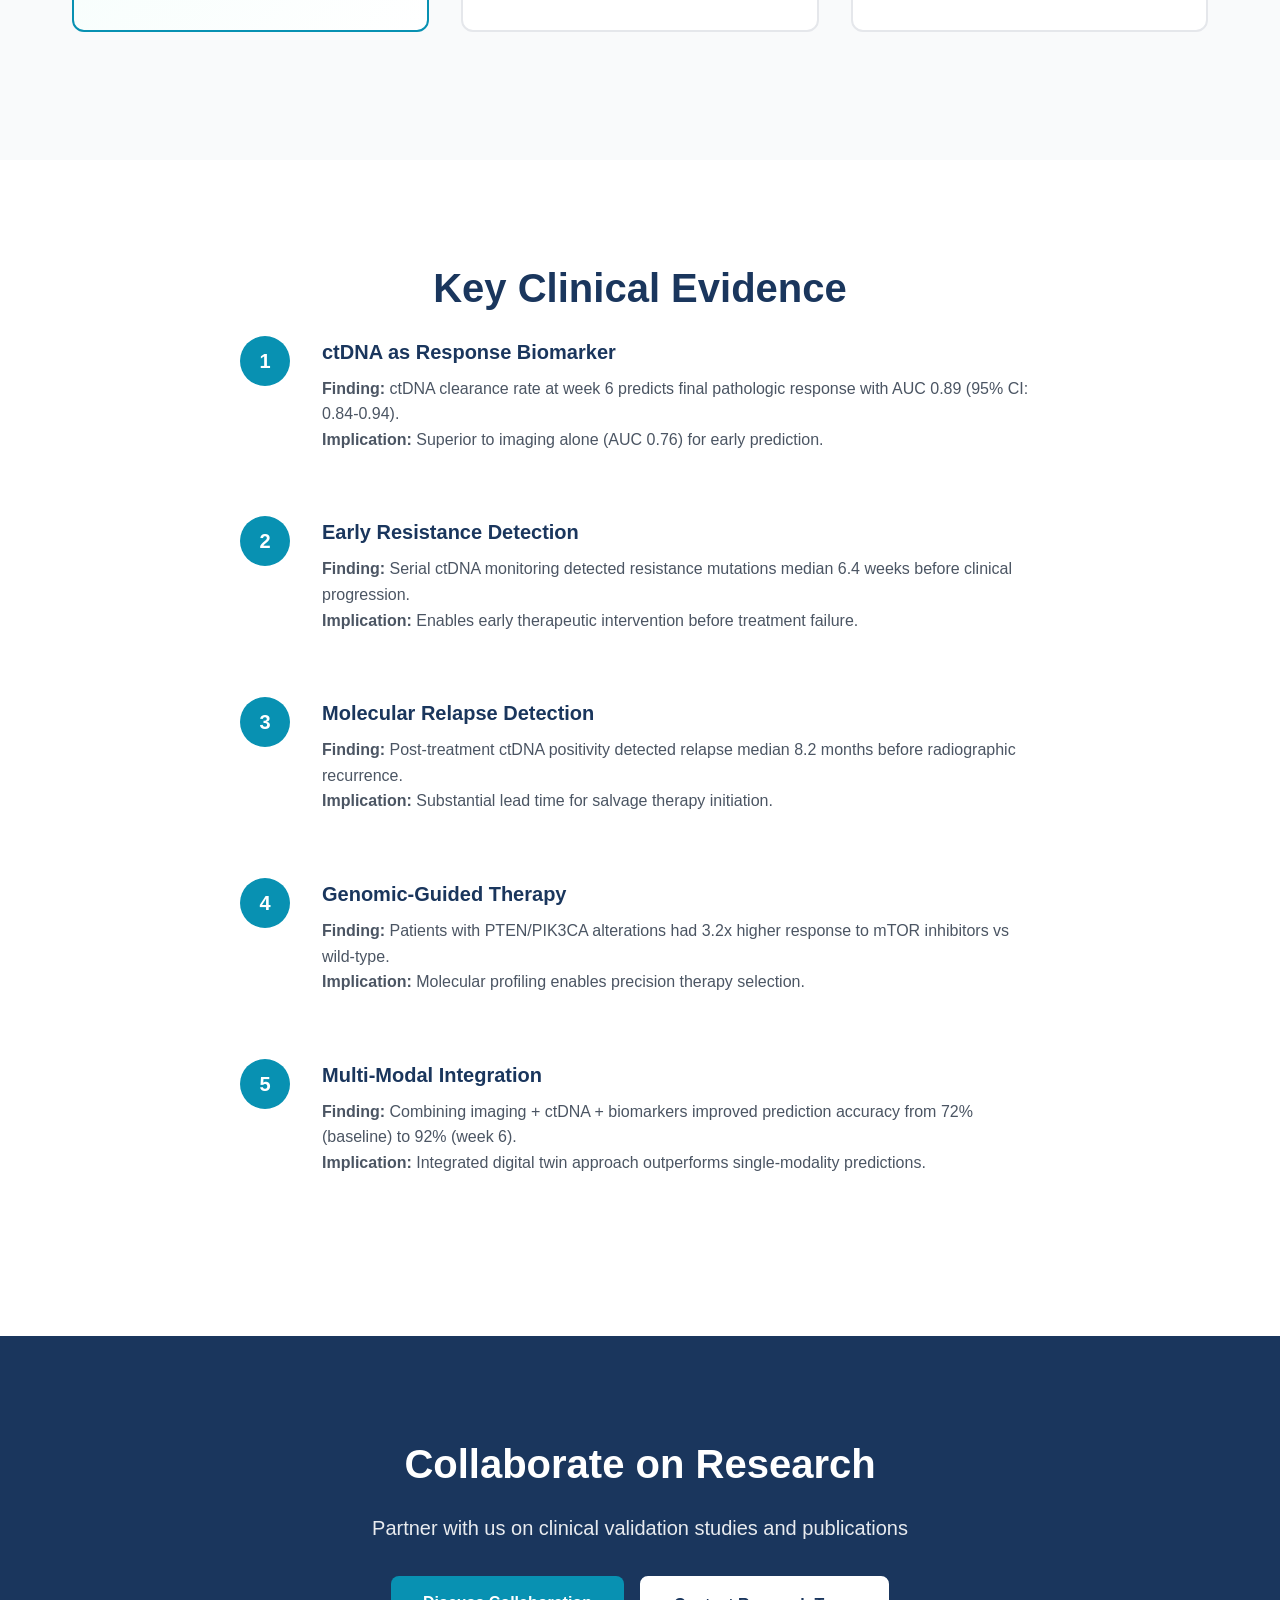
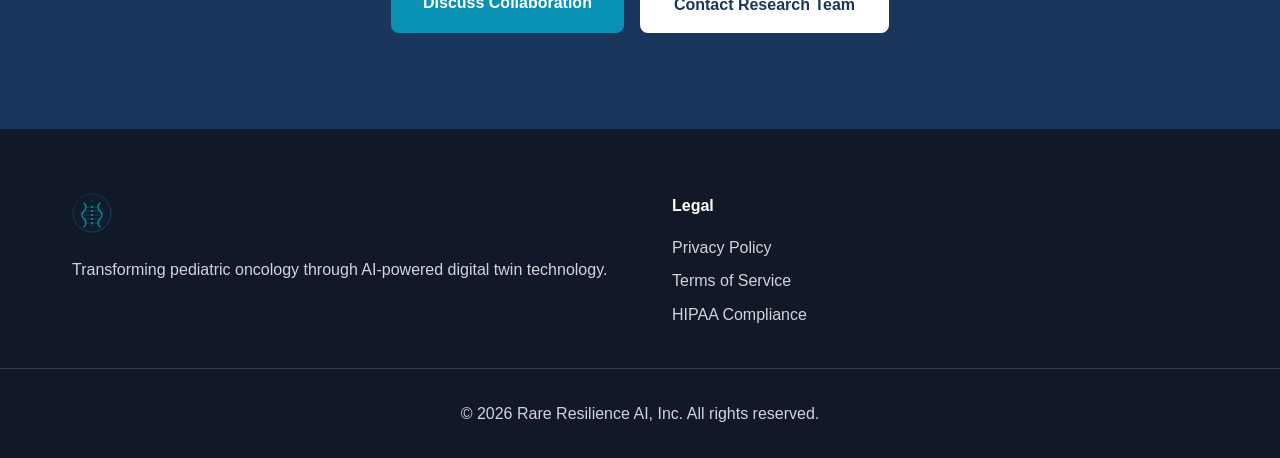
<file: science.html>
<!DOCTYPE html>
<html lang="en">
<head>
    <meta charset="UTF-8">
    <meta name="viewport" content="width=device-width, initial-scale=1.0">
    <title>Clinical Science - Rare Resilience AI</title>
    <link rel="stylesheet" href="styles.css">
    <link rel="icon" type="image/svg+xml" href="logo.svg">
</head>
<body>
    <nav class="navbar">
        <div class="container nav-container">
            <div class="logo">
                <img src="logo.svg" alt="Rare Resilience AI Logo" class="logo-img">
                <span class="logo-text">Rare Resilience AI</span>
            </div>
            <ul class="nav-links">
                <li><a href="index.html">Home</a></li>
                <li><a href="platform.html">Platform</a></li>
                <li><a href="science.html" class="active">Science</a></li>
                <li><a href="for-oncologists.html">For Oncologists</a></li>
                <li><a href="for-pharma.html">For Pharma</a></li>
                <li><a href="about.html">About</a></li>
                <li><a href="demo.html" class="btn-primary-nav">Request Demo</a></li>
            </ul>
        </div>
    </nav>

    <section class="hero" style="padding: 4rem 0;">
        <div class="container">
            <h1 class="hero-title" style="text-align: center;">Clinical Science & Evidence</h1>
            <p class="hero-subtitle" style="text-align: center;">Built on rigorous clinical research and validated outcomes</p>
        </div>
    </section>

    <section class="section">
        <div class="container">
            <h2 class="section-title">Scientific Foundation</h2>
            
            <div class="problem-grid">
                <div class="problem-card">
                    <h3>Multi-Modal Biomarkers</h3>
                    <p><strong>Evidence Base:</strong></p>
                    <ul>
                        <li>ctDNA clearance predicts pathologic response (AUC 0.89)</li>
                        <li>Early imaging changes correlate with necrosis (r=0.82)</li>
                        <li>Biomarker trajectories predict outcomes</li>
                    </ul>
                </div>

                <div class="problem-card">
                    <h3>Genomic Predictors</h3>
                    <p><strong>Key Findings:</strong></p>
                    <ul>
                        <li>TP53 status predicts MAP chemotherapy response</li>
                        <li>PTEN/PIK3CA alterations predict mTOR inhibitor sensitivity</li>
                        <li>RB1 status essential for CDK4/6 inhibitor efficacy</li>
                    </ul>
                </div>

                <div class="problem-card">
                    <h3>Temporal Dynamics</h3>
                    <p><strong>Innovation:</strong></p>
                    <ul>
                        <li>Week 6 data improves prediction accuracy by 25%</li>
                        <li>Bayesian updating increases confidence 60% → 95%</li>
                        <li>Real-time adaptation prevents treatment failures</li>
                    </ul>
                </div>
            </div>
        </div>
    </section>

    <section class="section" style="background: var(--gray-50);">
        <div class="container">
            <h2 class="section-title">Clinical Validation</h2>
            <p class="section-subtitle">Our platform is validated on real-world pediatric oncology data</p>

            <div class="cancer-grid">
                <div class="cancer-card primary">
                    <h3>Osteosarcoma Cohort</h3>
                    <div class="cancer-stats">
                        <div class="cancer-stat">
                            <strong>150</strong>
                            <span>Patients</span>
                        </div>
                        <div class="cancer-stat">
                            <strong>92%</strong>
                            <span>Prediction Accuracy</span>
                        </div>
                    </div>
                    <p><strong>Dataset:</strong> Multi-institutional retrospective cohort with complete molecular profiling, serial imaging, ctDNA, and pathologic outcomes.</p>
                    <p><strong>Results:</strong> Week 6 predictions achieved 92% accuracy for final necrosis (vs 72% at baseline).</p>
                </div>

                <div class="cancer-card">
                    <h3>External Validation</h3>
                    <p><strong>Status:</strong> Ongoing prospective validation study at 3 pediatric cancer centers.</p>
                    <p><strong>Primary Endpoint:</strong> Accuracy of week 6 response prediction</p>
                    <p><strong>Secondary Endpoints:</strong></p>
                    <ul>
                        <li>Resistance detection sensitivity</li>
                        <li>Relapse detection lead time</li>
                        <li>Clinical decision impact</li>
                    </ul>
                </div>

                <div class="cancer-card">
                    <h3>Publications</h3>
                    <p><strong>In Preparation:</strong></p>
                    <ul>
                        <li>"Multi-modal digital twin for osteosarcoma treatment optimization"</li>
                        <li>"ctDNA dynamics predict chemotherapy response in pediatric sarcomas"</li>
                        <li>"Early relapse detection using liquid biopsy surveillance"</li>
                    </ul>
                </div>
            </div>
        </div>
    </section>

    <section class="section">
        <div class="container">
            <h2 class="section-title">Key Clinical Evidence</h2>

            <div class="timeline">
                <div class="timeline-item">
                    <div class="timeline-marker">1</div>
                    <div class="timeline-content">
                        <h3>ctDNA as Response Biomarker</h3>
                        <p><strong>Finding:</strong> ctDNA clearance rate at week 6 predicts final pathologic response with AUC 0.89 (95% CI: 0.84-0.94).</p>
                        <p><strong>Implication:</strong> Superior to imaging alone (AUC 0.76) for early prediction.</p>
                    </div>
                </div>

                <div class="timeline-item">
                    <div class="timeline-marker">2</div>
                    <div class="timeline-content">
                        <h3>Early Resistance Detection</h3>
                        <p><strong>Finding:</strong> Serial ctDNA monitoring detected resistance mutations median 6.4 weeks before clinical progression.</p>
                        <p><strong>Implication:</strong> Enables early therapeutic intervention before treatment failure.</p>
                    </div>
                </div>

                <div class="timeline-item">
                    <div class="timeline-marker">3</div>
                    <div class="timeline-content">
                        <h3>Molecular Relapse Detection</h3>
                        <p><strong>Finding:</strong> Post-treatment ctDNA positivity detected relapse median 8.2 months before radiographic recurrence.</p>
                        <p><strong>Implication:</strong> Substantial lead time for salvage therapy initiation.</p>
                    </div>
                </div>

                <div class="timeline-item">
                    <div class="timeline-marker">4</div>
                    <div class="timeline-content">
                        <h3>Genomic-Guided Therapy</h3>
                        <p><strong>Finding:</strong> Patients with PTEN/PIK3CA alterations had 3.2x higher response to mTOR inhibitors vs wild-type.</p>
                        <p><strong>Implication:</strong> Molecular profiling enables precision therapy selection.</p>
                    </div>
                </div>

                <div class="timeline-item">
                    <div class="timeline-marker">5</div>
                    <div class="timeline-content">
                        <h3>Multi-Modal Integration</h3>
                        <p><strong>Finding:</strong> Combining imaging + ctDNA + biomarkers improved prediction accuracy from 72% (baseline) to 92% (week 6).</p>
                        <p><strong>Implication:</strong> Integrated digital twin approach outperforms single-modality predictions.</p>
                    </div>
                </div>
            </div>
        </div>
    </section>

    <section class="section cta-section">
        <div class="container">
            <div class="cta-content">
                <h2>Collaborate on Research</h2>
                <p>Partner with us on clinical validation studies and publications</p>
                <div class="cta-buttons">
                    <a href="demo.html" class="btn-primary-large">Discuss Collaboration</a>
                    <a href="mailto:contact@rare-resilience-ai.com" class="btn-secondary-large">Contact Research Team</a>
                </div>
            </div>
        </div>
    </section>

    <footer class="footer">
        <div class="container footer-container">
            <div class="footer-section">
                <img src="logo.svg" alt="Rare Resilience AI" class="footer-logo">
                <p>Transforming pediatric oncology through AI-powered digital twin technology.</p>
            </div>
            <div class="footer-section">
                <h4>Legal</h4>
                <ul>
                    <li><a href="privacy.html">Privacy Policy</a></li>
                    <li><a href="terms.html">Terms of Service</a></li>
                    <li><a href="hipaa.html">HIPAA Compliance</a></li>
                </ul>
            </div>
        </div>
        <div class="footer-bottom">
            <div class="container">
                <p>&copy; 2026 Rare Resilience AI, Inc. All rights reserved.</p>
            </div>
        </div>
    </footer>
</body>
</html>
</file>
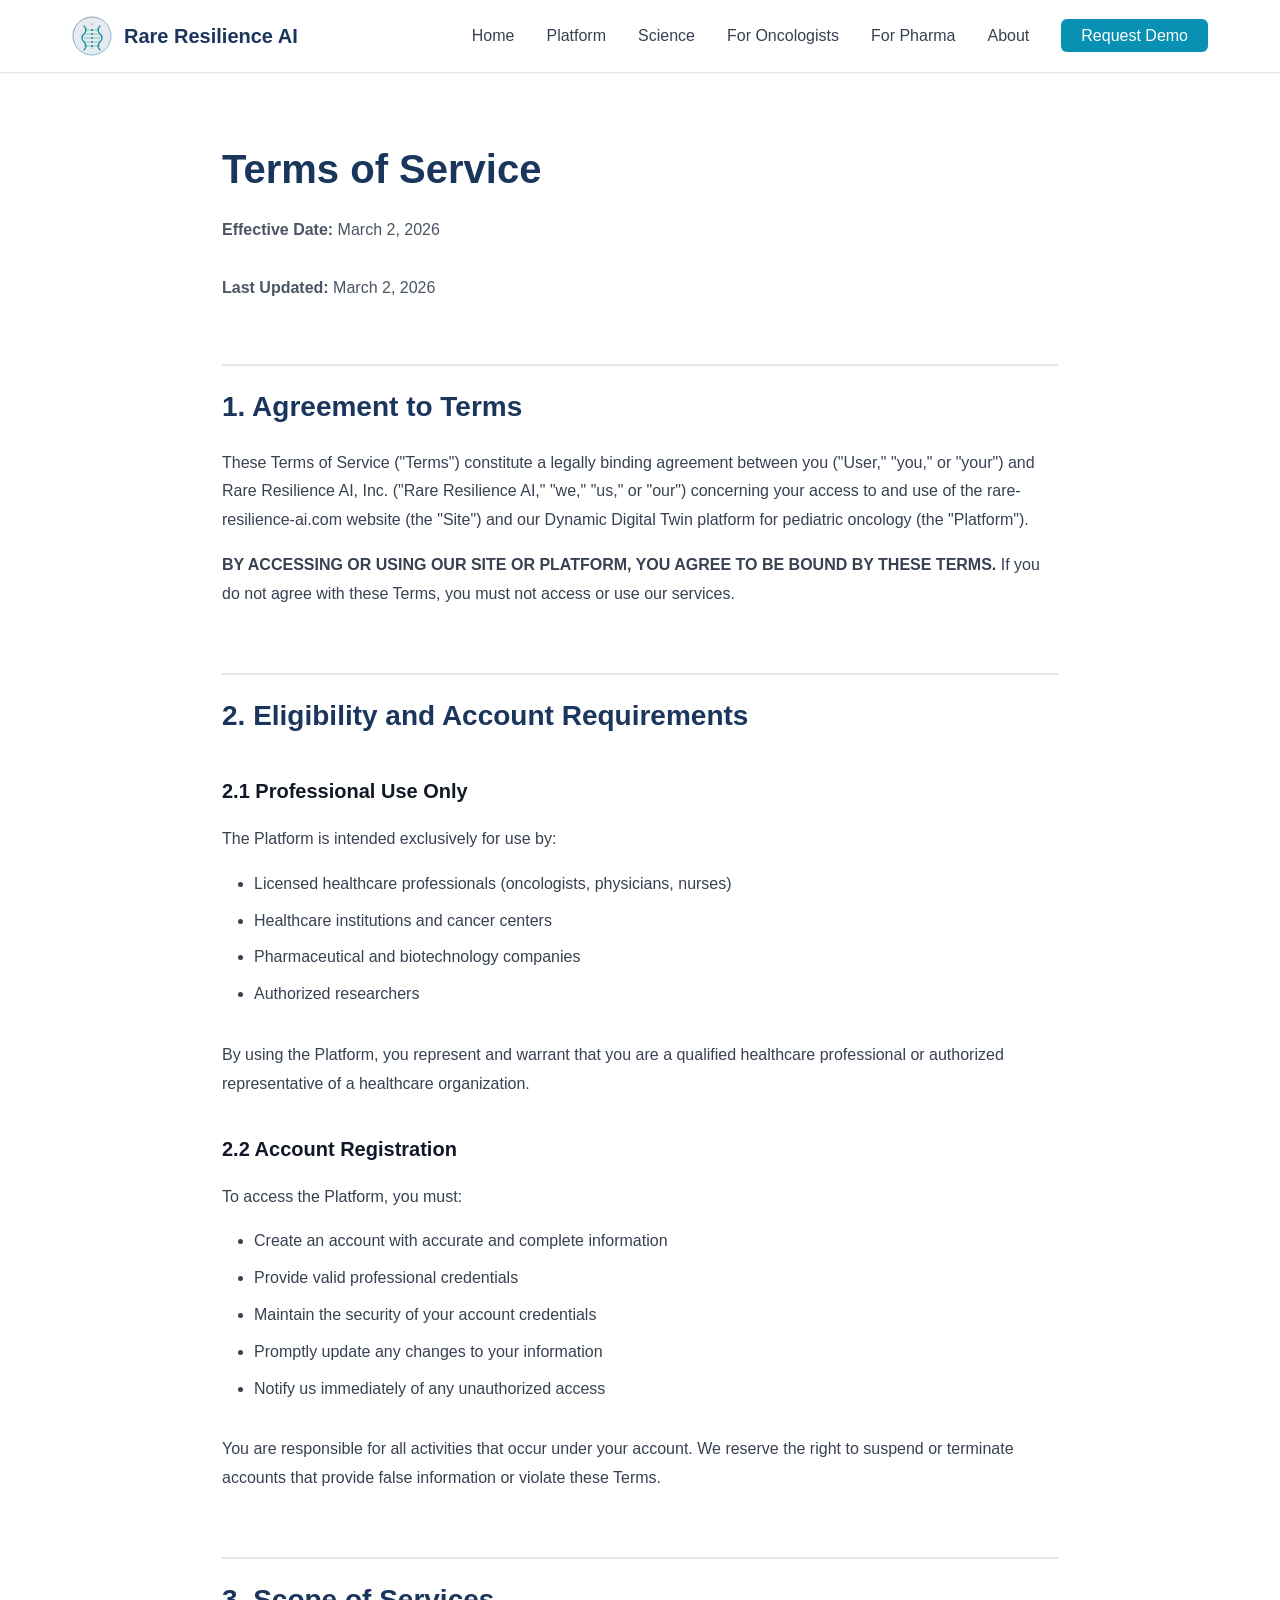
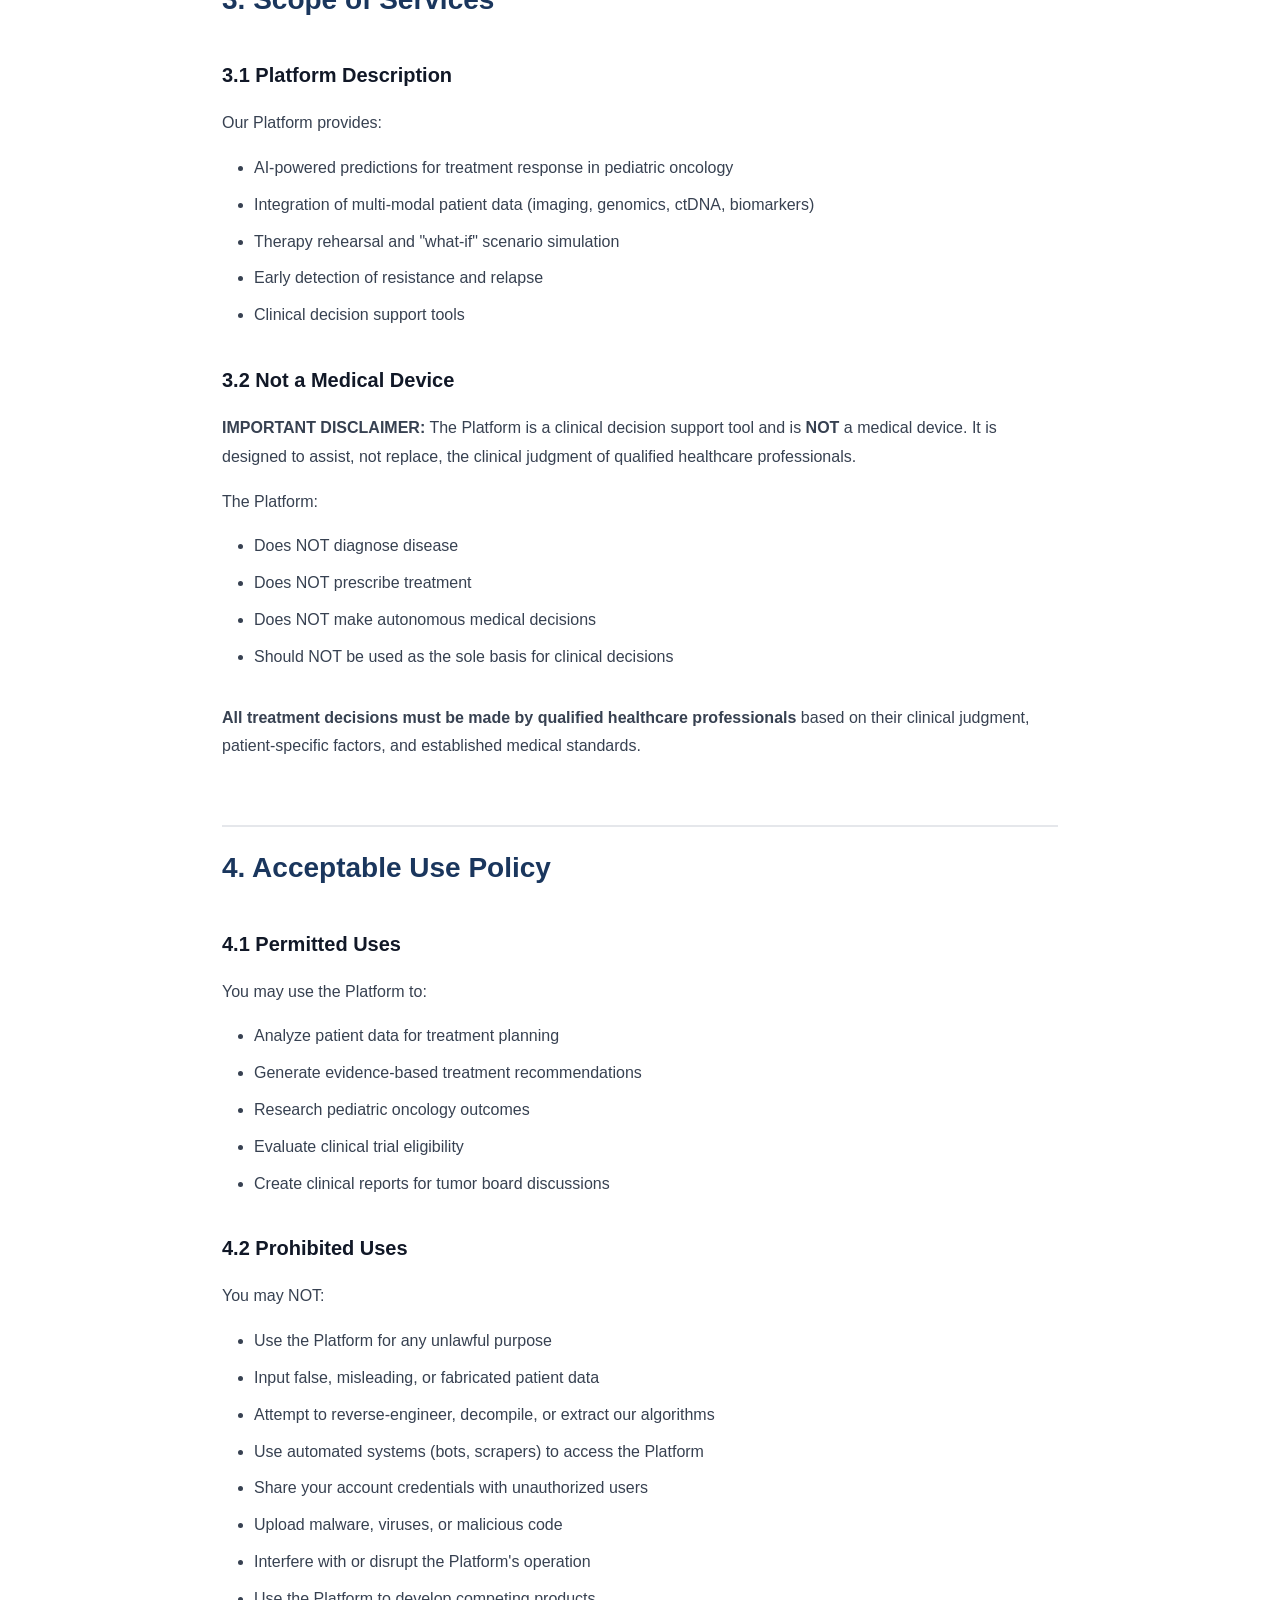
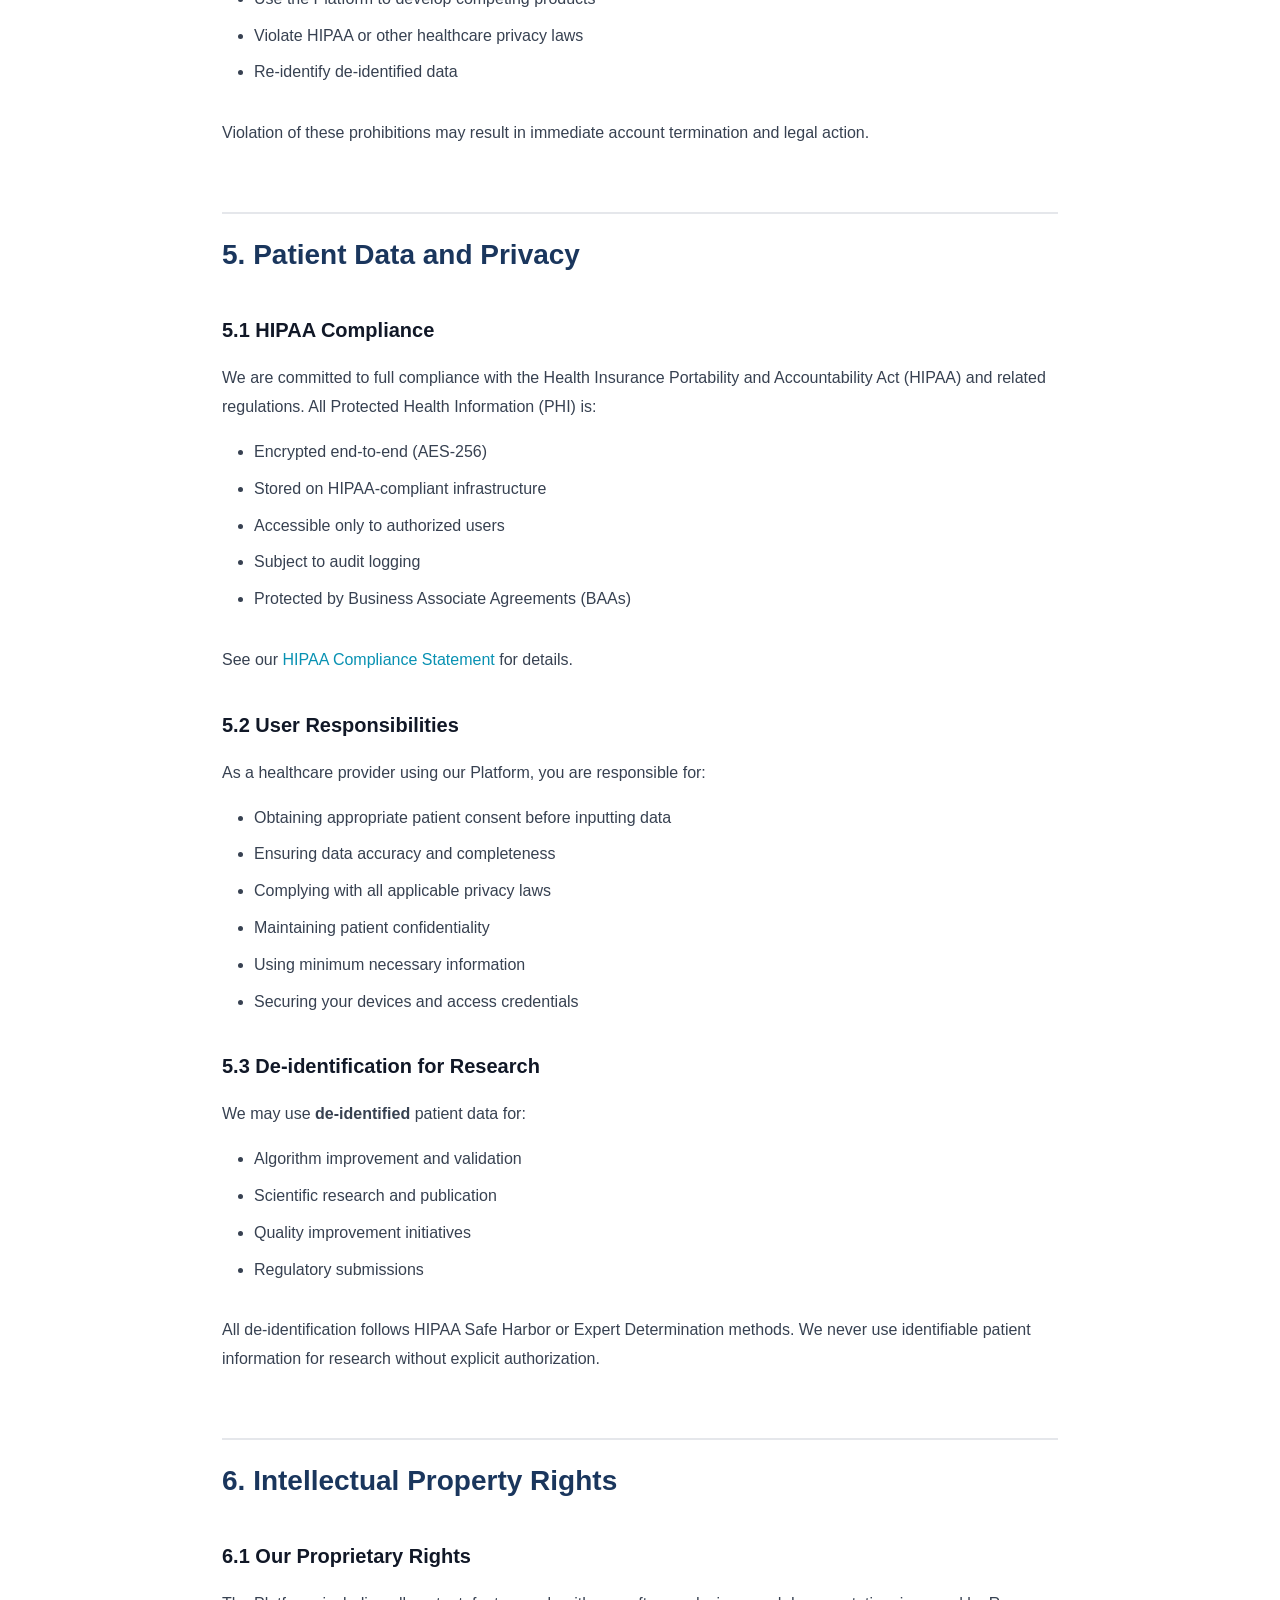
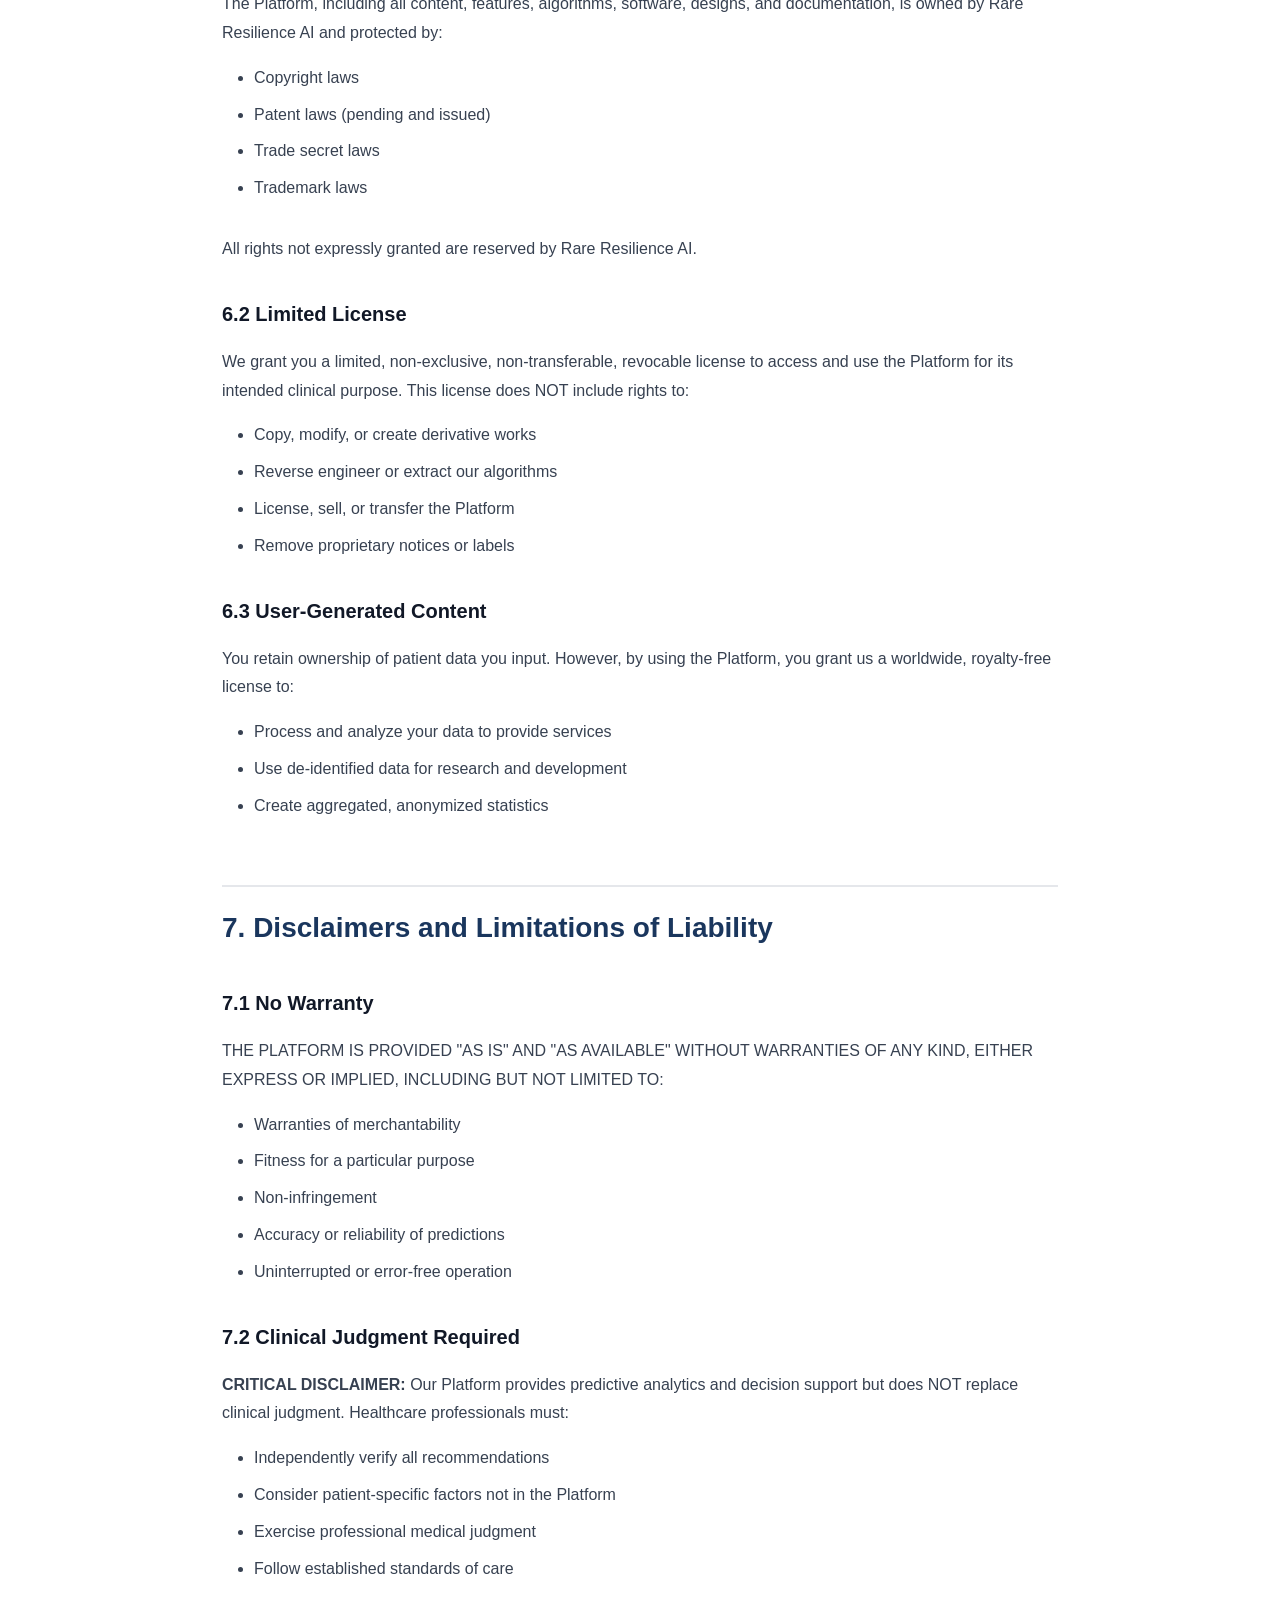
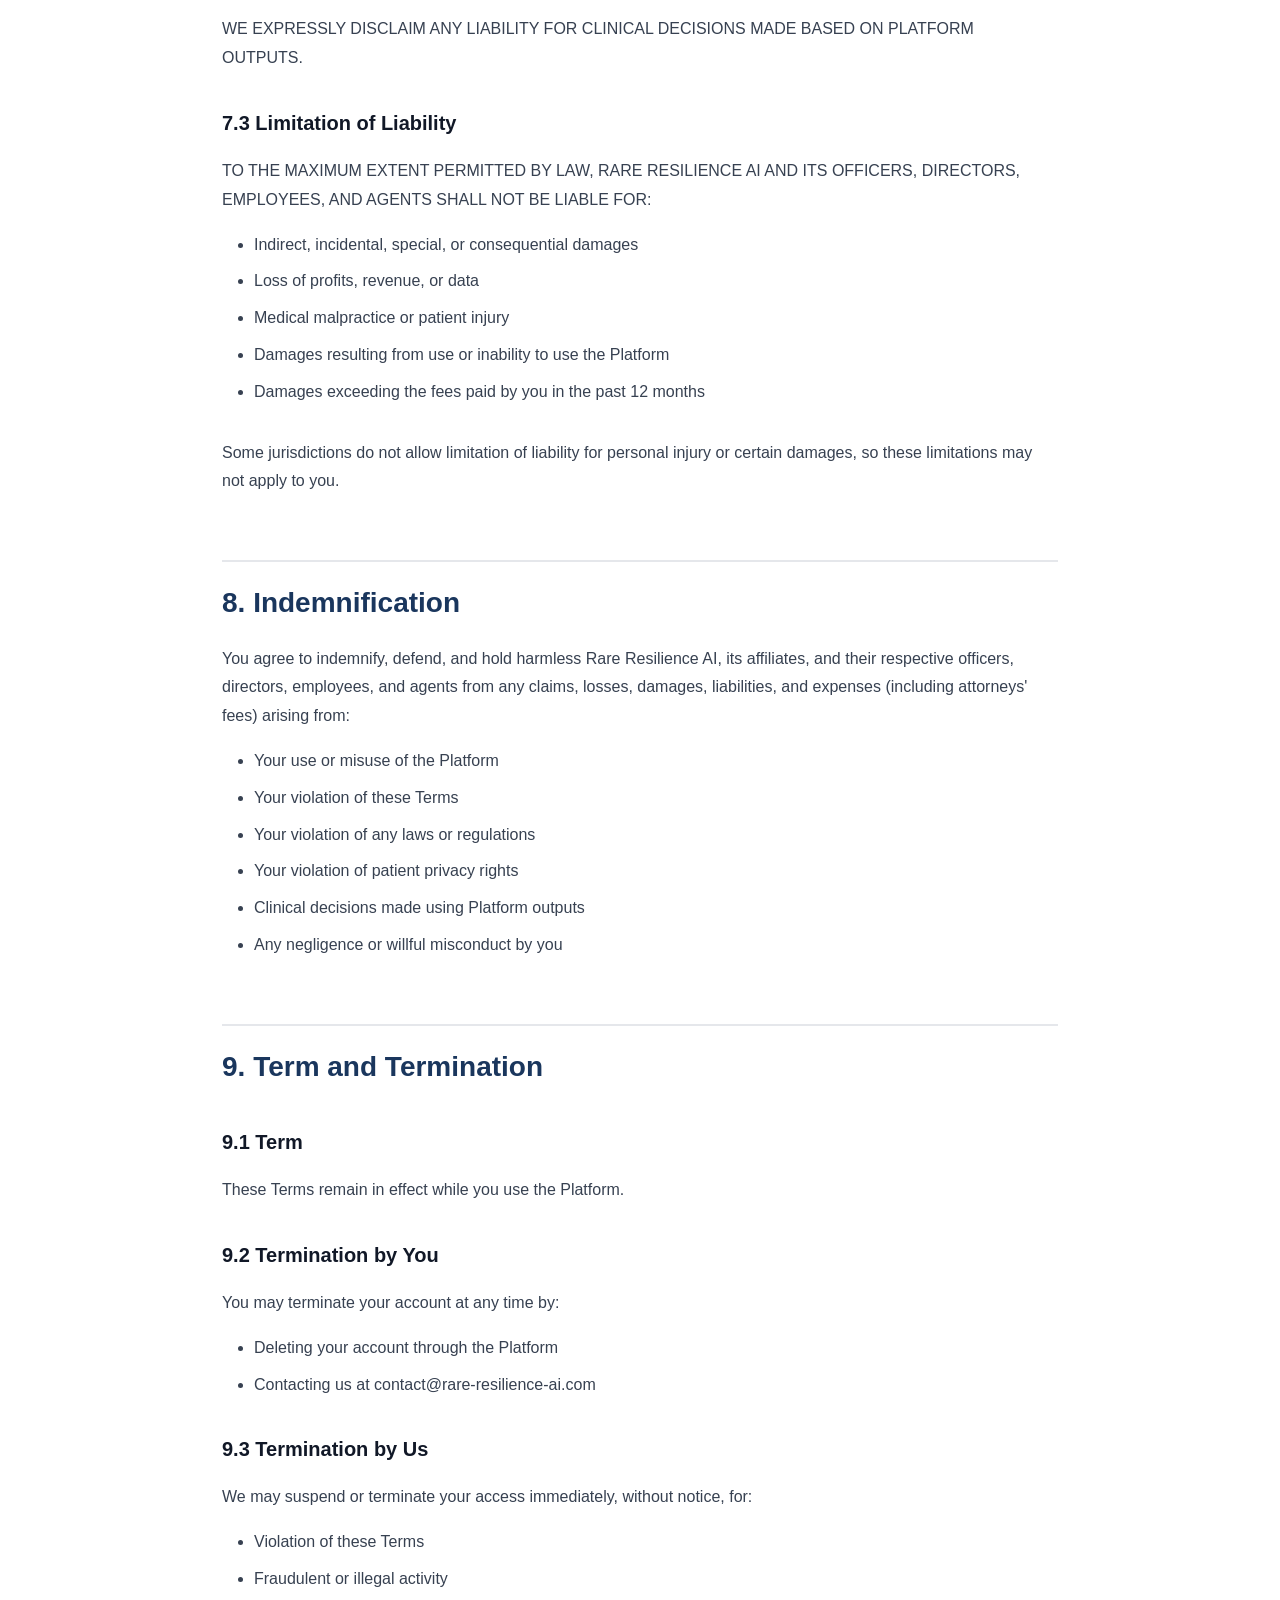
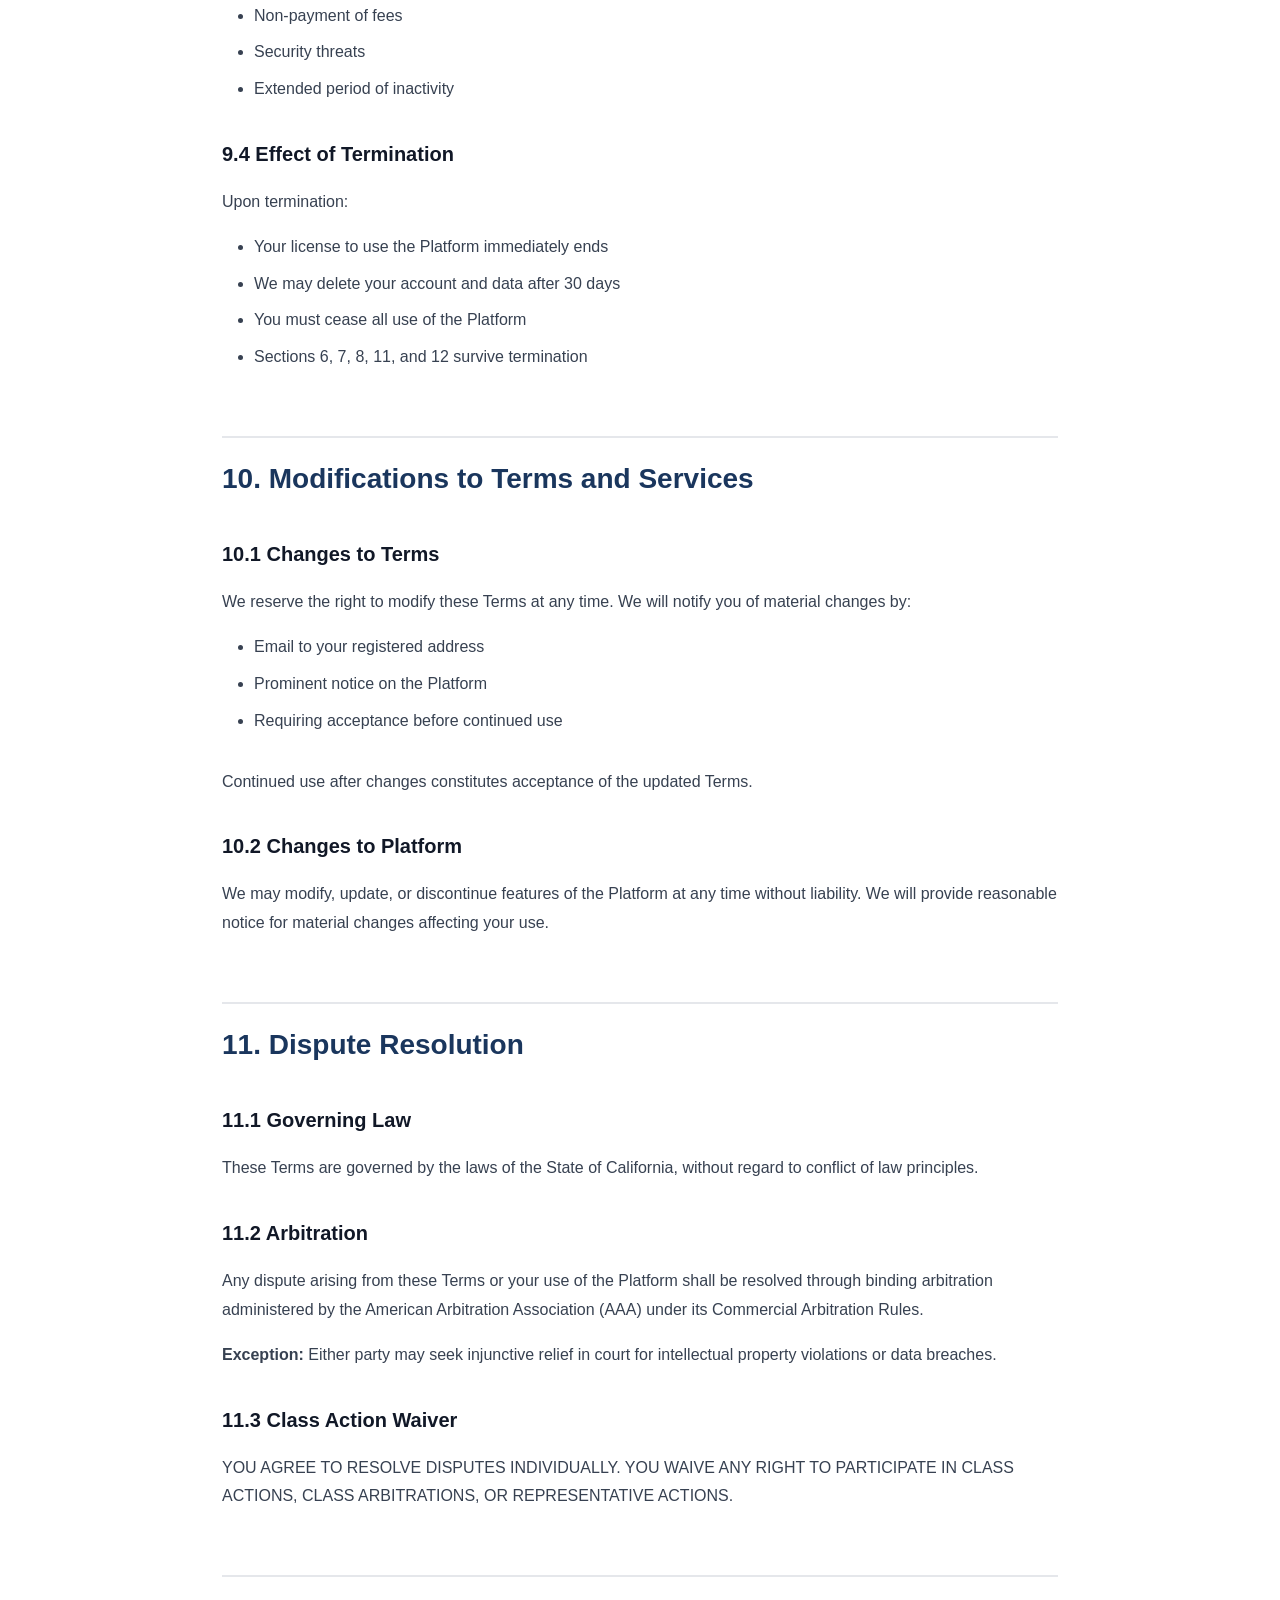
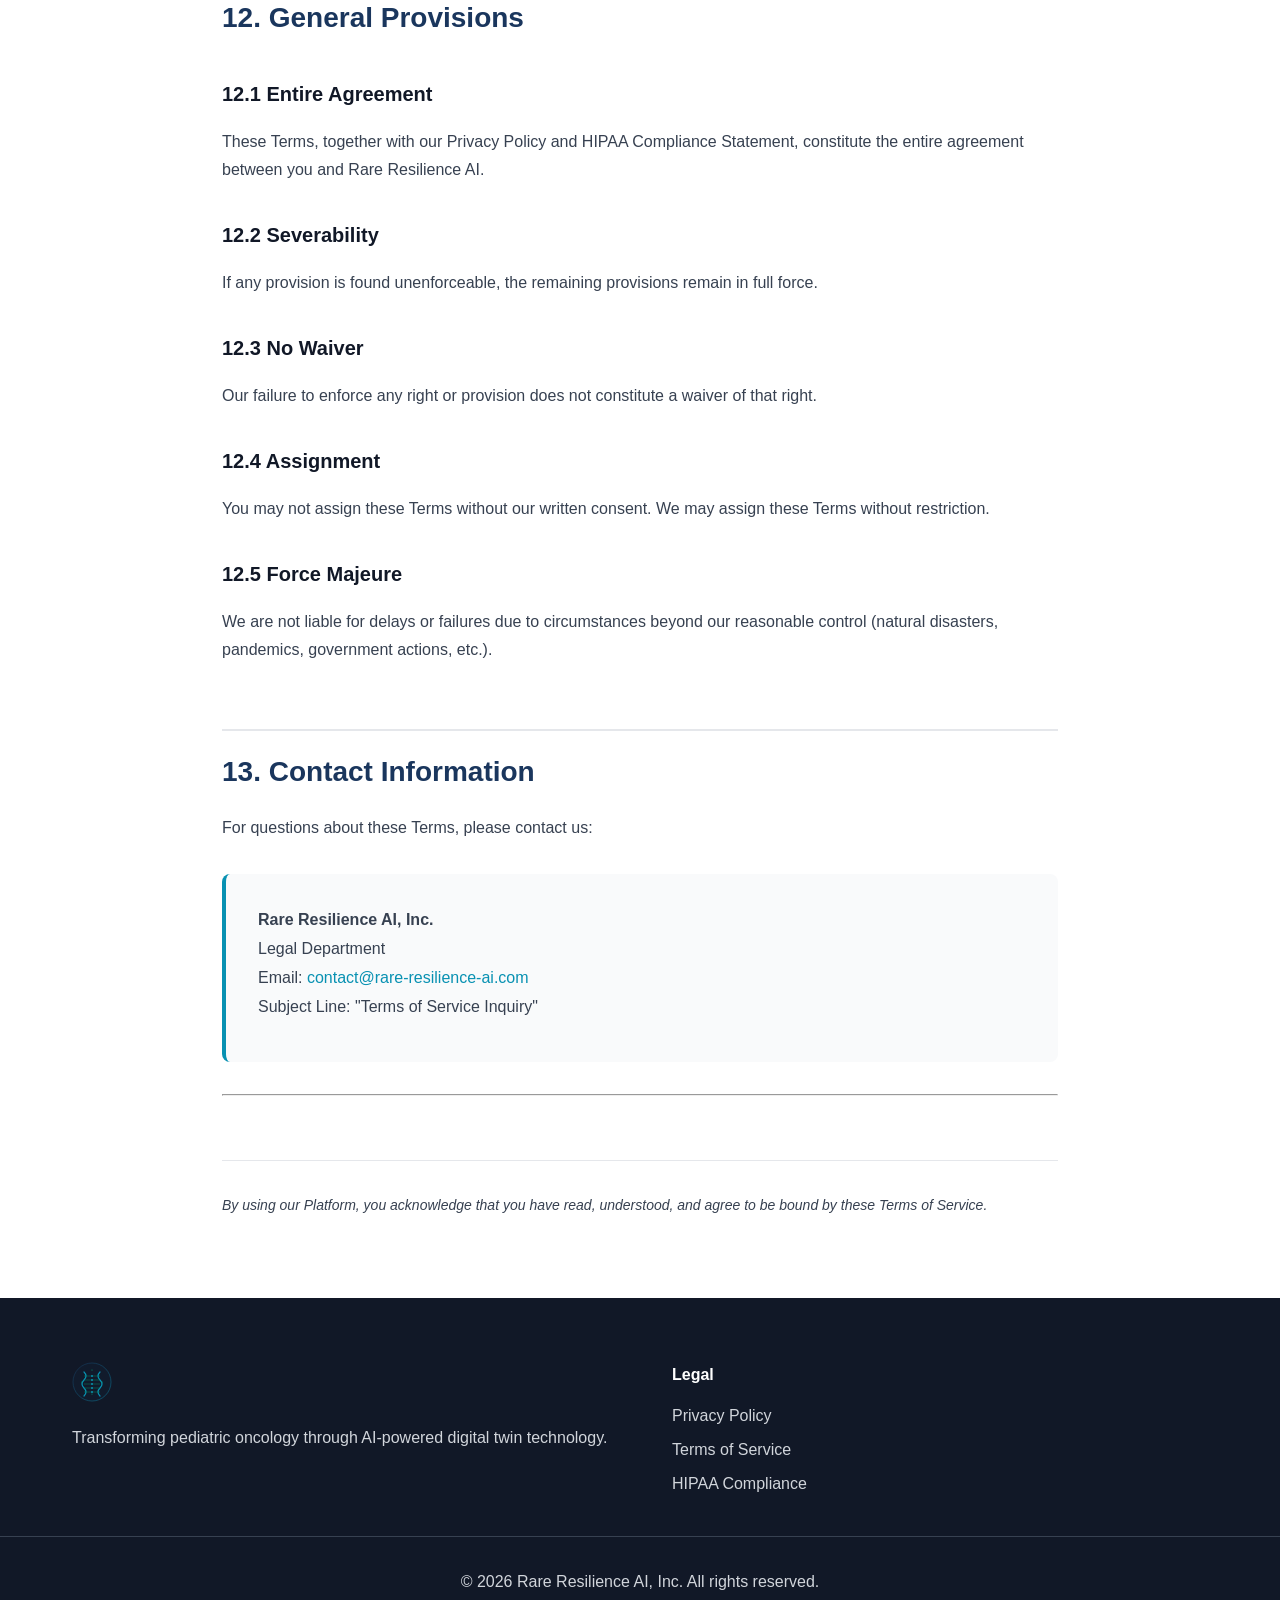
<file: terms.html>
<!DOCTYPE html>
<html lang="en">
<head>
    <meta charset="UTF-8">
    <meta name="viewport" content="width=device-width, initial-scale=1.0">
    <title>Terms of Service - Rare Resilience AI</title>
    <link rel="stylesheet" href="styles.css">
    <link rel="icon" type="image/svg+xml" href="logo.svg">
</head>
<body>
    <!-- Navigation -->
    <nav class="navbar">
        <div class="container nav-container">
            <div class="logo">
                <img src="logo.svg" alt="Rare Resilience AI Logo" class="logo-img">
                <span class="logo-text">Rare Resilience AI</span>
            </div>
            <ul class="nav-links">
                <li><a href="index.html">Home</a></li>
                <li><a href="platform.html">Platform</a></li>
                <li><a href="science.html">Science</a></li>
                <li><a href="for-oncologists.html">For Oncologists</a></li>
                <li><a href="for-pharma.html">For Pharma</a></li>
                <li><a href="about.html">About</a></li>
                <li><a href="demo.html" class="btn-primary-nav">Request Demo</a></li>
            </ul>
        </div>
    </nav>

    <!-- Legal Content -->
    <section class="section legal-section">
        <div class="container legal-container">
            <h1>Terms of Service</h1>
            <p class="legal-date"><strong>Effective Date:</strong> March 2, 2026</p>
            <p class="legal-date"><strong>Last Updated:</strong> March 2, 2026</p>

            <div class="legal-content">
                <h2>1. Agreement to Terms</h2>
                <p>These Terms of Service ("Terms") constitute a legally binding agreement between you ("User," "you," or "your") and Rare Resilience AI, Inc. ("Rare Resilience AI," "we," "us," or "our") concerning your access to and use of the rare-resilience-ai.com website (the "Site") and our Dynamic Digital Twin platform for pediatric oncology (the "Platform").</p>

                <p><strong>BY ACCESSING OR USING OUR SITE OR PLATFORM, YOU AGREE TO BE BOUND BY THESE TERMS.</strong> If you do not agree with these Terms, you must not access or use our services.</p>

                <h2>2. Eligibility and Account Requirements</h2>

                <h3>2.1 Professional Use Only</h3>
                <p>The Platform is intended exclusively for use by:</p>
                <ul>
                    <li>Licensed healthcare professionals (oncologists, physicians, nurses)</li>
                    <li>Healthcare institutions and cancer centers</li>
                    <li>Pharmaceutical and biotechnology companies</li>
                    <li>Authorized researchers</li>
                </ul>

                <p>By using the Platform, you represent and warrant that you are a qualified healthcare professional or authorized representative of a healthcare organization.</p>

                <h3>2.2 Account Registration</h3>
                <p>To access the Platform, you must:</p>
                <ul>
                    <li>Create an account with accurate and complete information</li>
                    <li>Provide valid professional credentials</li>
                    <li>Maintain the security of your account credentials</li>
                    <li>Promptly update any changes to your information</li>
                    <li>Notify us immediately of any unauthorized access</li>
                </ul>

                <p>You are responsible for all activities that occur under your account. We reserve the right to suspend or terminate accounts that provide false information or violate these Terms.</p>

                <h2>3. Scope of Services</h2>

                <h3>3.1 Platform Description</h3>
                <p>Our Platform provides:</p>
                <ul>
                    <li>AI-powered predictions for treatment response in pediatric oncology</li>
                    <li>Integration of multi-modal patient data (imaging, genomics, ctDNA, biomarkers)</li>
                    <li>Therapy rehearsal and "what-if" scenario simulation</li>
                    <li>Early detection of resistance and relapse</li>
                    <li>Clinical decision support tools</li>
                </ul>

                <h3>3.2 Not a Medical Device</h3>
                <p><strong>IMPORTANT DISCLAIMER:</strong> The Platform is a clinical decision support tool and is <strong>NOT</strong> a medical device. It is designed to assist, not replace, the clinical judgment of qualified healthcare professionals.</p>

                <p>The Platform:</p>
                <ul>
                    <li>Does NOT diagnose disease</li>
                    <li>Does NOT prescribe treatment</li>
                    <li>Does NOT make autonomous medical decisions</li>
                    <li>Should NOT be used as the sole basis for clinical decisions</li>
                </ul>

                <p><strong>All treatment decisions must be made by qualified healthcare professionals</strong> based on their clinical judgment, patient-specific factors, and established medical standards.</p>

                <h2>4. Acceptable Use Policy</h2>

                <h3>4.1 Permitted Uses</h3>
                <p>You may use the Platform to:</p>
                <ul>
                    <li>Analyze patient data for treatment planning</li>
                    <li>Generate evidence-based treatment recommendations</li>
                    <li>Research pediatric oncology outcomes</li>
                    <li>Evaluate clinical trial eligibility</li>
                    <li>Create clinical reports for tumor board discussions</li>
                </ul>

                <h3>4.2 Prohibited Uses</h3>
                <p>You may NOT:</p>
                <ul>
                    <li>Use the Platform for any unlawful purpose</li>
                    <li>Input false, misleading, or fabricated patient data</li>
                    <li>Attempt to reverse-engineer, decompile, or extract our algorithms</li>
                    <li>Use automated systems (bots, scrapers) to access the Platform</li>
                    <li>Share your account credentials with unauthorized users</li>
                    <li>Upload malware, viruses, or malicious code</li>
                    <li>Interfere with or disrupt the Platform's operation</li>
                    <li>Use the Platform to develop competing products</li>
                    <li>Violate HIPAA or other healthcare privacy laws</li>
                    <li>Re-identify de-identified data</li>
                </ul>

                <p>Violation of these prohibitions may result in immediate account termination and legal action.</p>

                <h2>5. Patient Data and Privacy</h2>

                <h3>5.1 HIPAA Compliance</h3>
                <p>We are committed to full compliance with the Health Insurance Portability and Accountability Act (HIPAA) and related regulations. All Protected Health Information (PHI) is:</p>
                <ul>
                    <li>Encrypted end-to-end (AES-256)</li>
                    <li>Stored on HIPAA-compliant infrastructure</li>
                    <li>Accessible only to authorized users</li>
                    <li>Subject to audit logging</li>
                    <li>Protected by Business Associate Agreements (BAAs)</li>
                </ul>

                <p>See our <a href="hipaa.html">HIPAA Compliance Statement</a> for details.</p>

                <h3>5.2 User Responsibilities</h3>
                <p>As a healthcare provider using our Platform, you are responsible for:</p>
                <ul>
                    <li>Obtaining appropriate patient consent before inputting data</li>
                    <li>Ensuring data accuracy and completeness</li>
                    <li>Complying with all applicable privacy laws</li>
                    <li>Maintaining patient confidentiality</li>
                    <li>Using minimum necessary information</li>
                    <li>Securing your devices and access credentials</li>
                </ul>

                <h3>5.3 De-identification for Research</h3>
                <p>We may use <strong>de-identified</strong> patient data for:</p>
                <ul>
                    <li>Algorithm improvement and validation</li>
                    <li>Scientific research and publication</li>
                    <li>Quality improvement initiatives</li>
                    <li>Regulatory submissions</li>
                </ul>

                <p>All de-identification follows HIPAA Safe Harbor or Expert Determination methods. We never use identifiable patient information for research without explicit authorization.</p>

                <h2>6. Intellectual Property Rights</h2>

                <h3>6.1 Our Proprietary Rights</h3>
                <p>The Platform, including all content, features, algorithms, software, designs, and documentation, is owned by Rare Resilience AI and protected by:</p>
                <ul>
                    <li>Copyright laws</li>
                    <li>Patent laws (pending and issued)</li>
                    <li>Trade secret laws</li>
                    <li>Trademark laws</li>
                </ul>

                <p>All rights not expressly granted are reserved by Rare Resilience AI.</p>

                <h3>6.2 Limited License</h3>
                <p>We grant you a limited, non-exclusive, non-transferable, revocable license to access and use the Platform for its intended clinical purpose. This license does NOT include rights to:</p>
                <ul>
                    <li>Copy, modify, or create derivative works</li>
                    <li>Reverse engineer or extract our algorithms</li>
                    <li>License, sell, or transfer the Platform</li>
                    <li>Remove proprietary notices or labels</li>
                </ul>

                <h3>6.3 User-Generated Content</h3>
                <p>You retain ownership of patient data you input. However, by using the Platform, you grant us a worldwide, royalty-free license to:</p>
                <ul>
                    <li>Process and analyze your data to provide services</li>
                    <li>Use de-identified data for research and development</li>
                    <li>Create aggregated, anonymized statistics</li>
                </ul>

                <h2>7. Disclaimers and Limitations of Liability</h2>

                <h3>7.1 No Warranty</h3>
                <p>THE PLATFORM IS PROVIDED "AS IS" AND "AS AVAILABLE" WITHOUT WARRANTIES OF ANY KIND, EITHER EXPRESS OR IMPLIED, INCLUDING BUT NOT LIMITED TO:</p>
                <ul>
                    <li>Warranties of merchantability</li>
                    <li>Fitness for a particular purpose</li>
                    <li>Non-infringement</li>
                    <li>Accuracy or reliability of predictions</li>
                    <li>Uninterrupted or error-free operation</li>
                </ul>

                <h3>7.2 Clinical Judgment Required</h3>
                <p><strong>CRITICAL DISCLAIMER:</strong> Our Platform provides predictive analytics and decision support but does NOT replace clinical judgment. Healthcare professionals must:</p>
                <ul>
                    <li>Independently verify all recommendations</li>
                    <li>Consider patient-specific factors not in the Platform</li>
                    <li>Exercise professional medical judgment</li>
                    <li>Follow established standards of care</li>
                </ul>

                <p>WE EXPRESSLY DISCLAIM ANY LIABILITY FOR CLINICAL DECISIONS MADE BASED ON PLATFORM OUTPUTS.</p>

                <h3>7.3 Limitation of Liability</h3>
                <p>TO THE MAXIMUM EXTENT PERMITTED BY LAW, RARE RESILIENCE AI AND ITS OFFICERS, DIRECTORS, EMPLOYEES, AND AGENTS SHALL NOT BE LIABLE FOR:</p>
                <ul>
                    <li>Indirect, incidental, special, or consequential damages</li>
                    <li>Loss of profits, revenue, or data</li>
                    <li>Medical malpractice or patient injury</li>
                    <li>Damages resulting from use or inability to use the Platform</li>
                    <li>Damages exceeding the fees paid by you in the past 12 months</li>
                </ul>

                <p>Some jurisdictions do not allow limitation of liability for personal injury or certain damages, so these limitations may not apply to you.</p>

                <h2>8. Indemnification</h2>

                <p>You agree to indemnify, defend, and hold harmless Rare Resilience AI, its affiliates, and their respective officers, directors, employees, and agents from any claims, losses, damages, liabilities, and expenses (including attorneys' fees) arising from:</p>
                <ul>
                    <li>Your use or misuse of the Platform</li>
                    <li>Your violation of these Terms</li>
                    <li>Your violation of any laws or regulations</li>
                    <li>Your violation of patient privacy rights</li>
                    <li>Clinical decisions made using Platform outputs</li>
                    <li>Any negligence or willful misconduct by you</li>
                </ul>

                <h2>9. Term and Termination</h2>

                <h3>9.1 Term</h3>
                <p>These Terms remain in effect while you use the Platform.</p>

                <h3>9.2 Termination by You</h3>
                <p>You may terminate your account at any time by:</p>
                <ul>
                    <li>Deleting your account through the Platform</li>
                    <li>Contacting us at contact@rare-resilience-ai.com</li>
                </ul>

                <h3>9.3 Termination by Us</h3>
                <p>We may suspend or terminate your access immediately, without notice, for:</p>
                <ul>
                    <li>Violation of these Terms</li>
                    <li>Fraudulent or illegal activity</li>
                    <li>Non-payment of fees</li>
                    <li>Security threats</li>
                    <li>Extended period of inactivity</li>
                </ul>

                <h3>9.4 Effect of Termination</h3>
                <p>Upon termination:</p>
                <ul>
                    <li>Your license to use the Platform immediately ends</li>
                    <li>We may delete your account and data after 30 days</li>
                    <li>You must cease all use of the Platform</li>
                    <li>Sections 6, 7, 8, 11, and 12 survive termination</li>
                </ul>

                <h2>10. Modifications to Terms and Services</h2>

                <h3>10.1 Changes to Terms</h3>
                <p>We reserve the right to modify these Terms at any time. We will notify you of material changes by:</p>
                <ul>
                    <li>Email to your registered address</li>
                    <li>Prominent notice on the Platform</li>
                    <li>Requiring acceptance before continued use</li>
                </ul>

                <p>Continued use after changes constitutes acceptance of the updated Terms.</p>

                <h3>10.2 Changes to Platform</h3>
                <p>We may modify, update, or discontinue features of the Platform at any time without liability. We will provide reasonable notice for material changes affecting your use.</p>

                <h2>11. Dispute Resolution</h2>

                <h3>11.1 Governing Law</h3>
                <p>These Terms are governed by the laws of the State of California, without regard to conflict of law principles.</p>

                <h3>11.2 Arbitration</h3>
                <p>Any dispute arising from these Terms or your use of the Platform shall be resolved through binding arbitration administered by the American Arbitration Association (AAA) under its Commercial Arbitration Rules.</p>

                <p><strong>Exception:</strong> Either party may seek injunctive relief in court for intellectual property violations or data breaches.</p>

                <h3>11.3 Class Action Waiver</h3>
                <p>YOU AGREE TO RESOLVE DISPUTES INDIVIDUALLY. YOU WAIVE ANY RIGHT TO PARTICIPATE IN CLASS ACTIONS, CLASS ARBITRATIONS, OR REPRESENTATIVE ACTIONS.</p>

                <h2>12. General Provisions</h2>

                <h3>12.1 Entire Agreement</h3>
                <p>These Terms, together with our Privacy Policy and HIPAA Compliance Statement, constitute the entire agreement between you and Rare Resilience AI.</p>

                <h3>12.2 Severability</h3>
                <p>If any provision is found unenforceable, the remaining provisions remain in full force.</p>

                <h3>12.3 No Waiver</h3>
                <p>Our failure to enforce any right or provision does not constitute a waiver of that right.</p>

                <h3>12.4 Assignment</h3>
                <p>You may not assign these Terms without our written consent. We may assign these Terms without restriction.</p>

                <h3>12.5 Force Majeure</h3>
                <p>We are not liable for delays or failures due to circumstances beyond our reasonable control (natural disasters, pandemics, government actions, etc.).</p>

                <h2>13. Contact Information</h2>

                <p>For questions about these Terms, please contact us:</p>

                <div class="contact-box">
                    <p><strong>Rare Resilience AI, Inc.</strong><br>
                    Legal Department<br>
                    Email: <a href="mailto:contact@rare-resilience-ai.com">contact@rare-resilience-ai.com</a><br>
                    Subject Line: "Terms of Service Inquiry"</p>
                </div>

                <hr>

                <p class="legal-footer"><em>By using our Platform, you acknowledge that you have read, understood, and agree to be bound by these Terms of Service.</em></p>
            </div>
        </div>
    </section>

    <!-- Footer -->
    <footer class="footer">
        <div class="container footer-container">
            <div class="footer-section">
                <img src="logo.svg" alt="Rare Resilience AI" class="footer-logo">
                <p>Transforming pediatric oncology through AI-powered digital twin technology.</p>
            </div>
            <div class="footer-section">
                <h4>Legal</h4>
                <ul>
                    <li><a href="privacy.html">Privacy Policy</a></li>
                    <li><a href="terms.html">Terms of Service</a></li>
                    <li><a href="hipaa.html">HIPAA Compliance</a></li>
                </ul>
            </div>
        </div>
        <div class="footer-bottom">
            <div class="container">
                <p>&copy; 2026 Rare Resilience AI, Inc. All rights reserved.</p>
            </div>
        </div>
    </footer>
</body>
</html>
</file>
<file: styles.css>
/* ===================================
   Rare Resilience AI - Main Stylesheet
   =================================== */

/* Reset & Base Styles */
* {
    margin: 0;
    padding: 0;
    box-sizing: border-box;
}

:root {
    /* Colors */
    --primary-blue: #1a365d;
    --accent-teal: #0891b2;
    --success-green: #059669;
    --warning-orange: #ea580c;
    --error-red: #dc2626;
    --gray-50: #f9fafb;
    --gray-100: #f3f4f6;
    --gray-200: #e5e7eb;
    --gray-300: #d1d5db;
    --gray-600: #4b5563;
    --gray-700: #374151;
    --gray-900: #111827;
    
    /* Typography */
    --font-sans: -apple-system, BlinkMacSystemFont, 'Segoe UI', Roboto, 'Helvetica Neue', Arial, sans-serif;
    --font-mono: 'SF Mono', Monaco, 'Cascadia Code', 'Roboto Mono', Consolas, monospace;
    
    /* Spacing */
    --container-max: 1200px;
    --spacing-xs: 0.5rem;
    --spacing-sm: 1rem;
    --spacing-md: 2rem;
    --spacing-lg: 4rem;
    --spacing-xl: 6rem;
    
    /* Shadows */
    --shadow-sm: 0 1px 2px 0 rgba(0, 0, 0, 0.05);
    --shadow-md: 0 4px 6px -1px rgba(0, 0, 0, 0.1);
    --shadow-lg: 0 10px 15px -3px rgba(0, 0, 0, 0.1);
    --shadow-xl: 0 20px 25px -5px rgba(0, 0, 0, 0.1);
}

body {
    font-family: var(--font-sans);
    font-size: 16px;
    line-height: 1.6;
    color: var(--gray-900);
    background: white;
}

.container {
    max-width: var(--container-max);
    margin: 0 auto;
    padding: 0 var(--spacing-md);
}

/* Navigation */
.navbar {
    background: white;
    border-bottom: 1px solid var(--gray-200);
    position: sticky;
    top: 0;
    z-index: 1000;
    box-shadow: var(--shadow-sm);
}

.nav-container {
    display: flex;
    justify-content: space-between;
    align-items: center;
    padding: var(--spacing-sm) var(--spacing-md);
}

.logo {
    display: flex;
    align-items: center;
    gap: 0.75rem;
    text-decoration: none;
}

.logo-img {
    width: 40px;
    height: 40px;
}

.logo-text {
    font-size: 1.25rem;
    font-weight: 700;
    color: var(--primary-blue);
}

.nav-links {
    display: flex;
    list-style: none;
    gap: var(--spacing-md);
    align-items: center;
}

.nav-links a {
    text-decoration: none;
    color: var(--gray-700);
    font-weight: 500;
    transition: color 0.2s;
}

.nav-links a:hover,
.nav-links a.active {
    color: var(--accent-teal);
}

.btn-primary-nav {
    background: var(--accent-teal);
    color: white !important;
    padding: 0.5rem 1.25rem;
    border-radius: 0.375rem;
    transition: all 0.2s;
}

.btn-primary-nav:hover {
    background: #0e7490;
    transform: translateY(-1px);
}

.mobile-menu-toggle {
    display: none;
    flex-direction: column;
    gap: 4px;
    cursor: pointer;
}

.mobile-menu-toggle span {
    width: 25px;
    height: 3px;
    background: var(--primary-blue);
    border-radius: 2px;
}

/* Hero Section */
.hero {
    background: linear-gradient(135deg, var(--primary-blue) 0%, #0e7490 100%);
    color: white;
    padding: var(--spacing-xl) 0;
    position: relative;
    overflow: hidden;
}

.hero::before {
    content: '';
    position: absolute;
    top: 0;
    left: 0;
    right: 0;
    bottom: 0;
    background: url('data:image/svg+xml,<svg width="100" height="100" xmlns="http://www.w3.org/2000/svg"><circle cx="50" cy="50" r="40" fill="white" opacity="0.03"/></svg>');
    opacity: 0.1;
}

.hero-container {
    display: grid;
    grid-template-columns: 1fr 1fr;
    gap: var(--spacing-lg);
    align-items: center;
    position: relative;
    z-index: 1;
}

.hero-title {
    font-size: 3.5rem;
    font-weight: 800;
    line-height: 1.1;
    margin-bottom: var(--spacing-sm);
}

.hero-subtitle {
    font-size: 1.5rem;
    font-weight: 600;
    margin-bottom: var(--spacing-md);
    color: rgba(255, 255, 255, 0.95);
}

.hero-description {
    font-size: 1.125rem;
    line-height: 1.8;
    margin-bottom: var(--spacing-md);
    color: rgba(255, 255, 255, 0.9);
}

.hero-buttons {
    display: flex;
    gap: var(--spacing-sm);
    margin-bottom: var(--spacing-lg);
}

.btn-primary, .btn-primary-large {
    background: var(--accent-teal);
    color: white;
    padding: 0.875rem 2rem;
    border-radius: 0.5rem;
    text-decoration: none;
    font-weight: 600;
    display: inline-block;
    transition: all 0.3s;
    border: none;
    cursor: pointer;
}

.btn-primary:hover, .btn-primary-large:hover {
    background: #0e7490;
    transform: translateY(-2px);
    box-shadow: var(--shadow-lg);
}

.btn-secondary, .btn-secondary-large {
    background: white;
    color: var(--primary-blue);
    padding: 0.875rem 2rem;
    border-radius: 0.5rem;
    text-decoration: none;
    font-weight: 600;
    display: inline-block;
    transition: all 0.3s;
    border: 2px solid white;
}

.btn-secondary:hover, .btn-secondary-large:hover {
    background: transparent;
    color: white;
    transform: translateY(-2px);
}

.hero-stats {
    display: flex;
    gap: var(--spacing-lg);
    padding-top: var(--spacing-md);
    border-top: 1px solid rgba(255, 255, 255, 0.2);
}

.stat {
    text-align: center;
}

.stat-number {
    font-size: 2.5rem;
    font-weight: 800;
    color: var(--accent-teal);
    line-height: 1;
}

.stat-label {
    font-size: 0.875rem;
    color: rgba(255, 255, 255, 0.8);
    margin-top: 0.25rem;
}

/* Digital Twin Animation */
.orbit-container {
    width: 400px;
    height: 400px;
    position: relative;
    margin: 0 auto;
}

.center-node {
    position: absolute;
    top: 50%;
    left: 50%;
    transform: translate(-50%, -50%);
    animation: pulse 3s ease-in-out infinite;
}

.orbit-node {
    position: absolute;
    width: 60px;
    height: 60px;
    background: white;
    border-radius: 50%;
    box-shadow: 0 4px 20px rgba(8, 145, 178, 0.4);
    display: flex;
    align-items: center;
    justify-content: center;
    font-size: 0.75rem;
    font-weight: 600;
    color: var(--primary-blue);
}

.orbit-1 { top: 0; left: 50%; transform: translateX(-50%); animation: float 3s ease-in-out infinite; }
.orbit-2 { top: 50%; right: 0; transform: translateY(-50%); animation: float 3s ease-in-out infinite 0.75s; }
.orbit-3 { bottom: 0; left: 50%; transform: translateX(-50%); animation: float 3s ease-in-out infinite 1.5s; }
.orbit-4 { top: 50%; left: 0; transform: translateY(-50%); animation: float 3s ease-in-out infinite 2.25s; }

.orbit-node::after {
    content: attr(data-label);
    position: absolute;
    bottom: -25px;
    white-space: nowrap;
    font-size: 0.875rem;
    color: white;
}

@keyframes pulse {
    0%, 100% { transform: translate(-50%, -50%) scale(1); }
    50% { transform: translate(-50%, -50%) scale(1.05); }
}

@keyframes float {
    0%, 100% { transform: translateY(0); }
    50% { transform: translateY(-10px); }
}

/* Section Styles */
.section {
    padding: var(--spacing-xl) 0;
}

.section-title {
    font-size: 2.5rem;
    font-weight: 800;
    text-align: center;
    margin-bottom: var(--spacing-sm);
    color: var(--primary-blue);
}

.section-subtitle {
    font-size: 1.25rem;
    text-align: center;
    color: var(--gray-600);
    margin-bottom: var(--spacing-lg);
    max-width: 800px;
    margin-left: auto;
    margin-right: auto;
}

/* Problem Section */
.problem-section {
    background: var(--gray-50);
}

.problem-grid {
    display: grid;
    grid-template-columns: repeat(auto-fit, minmax(280px, 1fr));
    gap: var(--spacing-md);
}

.problem-card {
    background: white;
    padding: var(--spacing-md);
    border-radius: 0.75rem;
    box-shadow: var(--shadow-md);
    transition: all 0.3s;
}

.problem-card:hover {
    transform: translateY(-4px);
    box-shadow: var(--shadow-xl);
}

.problem-icon {
    font-size: 3rem;
    margin-bottom: var(--spacing-sm);
}

.problem-card h3 {
    font-size: 1.25rem;
    font-weight: 700;
    margin-bottom: var(--spacing-sm);
    color: var(--primary-blue);
}

.problem-card p {
    color: var(--gray-600);
}

/* Solution Features */
.solution-features {
    display: flex;
    flex-direction: column;
    gap: var(--spacing-md);
}

.feature-card {
    background: white;
    padding: var(--spacing-md);
    border-radius: 0.75rem;
    border: 1px solid var(--gray-200);
    transition: all 0.3s;
}

.feature-card.featured {
    background: linear-gradient(135deg, #f0fdfa 0%, #e0f2fe 100%);
    border: 2px solid var(--accent-teal);
    padding: var(--spacing-lg);
}

.feature-number {
    display: inline-block;
    width: 40px;
    height: 40px;
    background: var(--accent-teal);
    color: white;
    border-radius: 50%;
    text-align: center;
    line-height: 40px;
    font-weight: 700;
    margin-bottom: var(--spacing-sm);
}

.feature-card h3 {
    font-size: 1.5rem;
    font-weight: 700;
    margin-bottom: var(--spacing-sm);
    color: var(--primary-blue);
}

.feature-card p {
    color: var(--gray-600);
    margin-bottom: var(--spacing-sm);
}

.feature-list {
    list-style: none;
    margin-top: var(--spacing-sm);
}

.feature-list li {
    padding: 0.5rem 0;
    color: var(--gray-700);
}

.feature-row {
    display: grid;
    grid-template-columns: repeat(auto-fit, minmax(300px, 1fr));
    gap: var(--spacing-md);
}

.prediction-evolution {
    display: flex;
    align-items: center;
    justify-content: center;
    gap: var(--spacing-sm);
    margin-top: var(--spacing-md);
    padding: var(--spacing-md);
    background: white;
    border-radius: 0.5rem;
}

.timeline-point {
    padding: 0.75rem 1.5rem;
    background: var(--gray-100);
    border-radius: 0.5rem;
    font-weight: 600;
    color: var(--gray-700);
}

.timeline-point.highlight {
    background: var(--accent-teal);
    color: white;
}

.timeline-arrow {
    font-size: 1.5rem;
    color: var(--accent-teal);
}

/* Cancer Cards */
.cancer-grid {
    display: grid;
    grid-template-columns: repeat(auto-fit, minmax(320px, 1fr));
    gap: var(--spacing-md);
    margin-bottom: var(--spacing-md);
}

.cancer-card {
    background: white;
    padding: var(--spacing-md);
    border-radius: 0.75rem;
    border: 2px solid var(--gray-200);
    transition: all 0.3s;
}

.cancer-card.primary {
    border-color: var(--accent-teal);
    background: linear-gradient(135deg, #f0fdfa 0%, white 100%);
}

.cancer-card h3 {
    font-size: 1.5rem;
    font-weight: 700;
    margin-bottom: var(--spacing-sm);
    color: var(--primary-blue);
}

.cancer-stats {
    display: flex;
    gap: var(--spacing-md);
    margin: var(--spacing-sm) 0;
    padding: var(--spacing-sm) 0;
    border-top: 1px solid var(--gray-200);
    border-bottom: 1px solid var(--gray-200);
}

.cancer-stat {
    text-align: center;
}

.cancer-stat strong {
    display: block;
    font-size: 1.5rem;
    color: var(--accent-teal);
}

.cancer-stat span {
    font-size: 0.875rem;
    color: var(--gray-600);
}

.cancer-card p {
    margin: var(--spacing-sm) 0;
    color: var(--gray-600);
}

.cancer-card .status {
    margin-top: var(--spacing-sm);
    padding-top: var(--spacing-sm);
    border-top: 1px solid var(--gray-200);
    font-size: 0.875rem;
}

.impact-statement {
    background: var(--primary-blue);
    color: white;
    padding: var(--spacing-lg);
    border-radius: 0.75rem;
    text-align: center;
}

.impact-statement p {
    font-size: 1.125rem;
    line-height: 1.8;
}

.impact-statement strong {
    font-size: 1.25rem;
}

/* Timeline */
.timeline {
    max-width: 800px;
    margin: 0 auto;
}

.timeline-item {
    display: flex;
    gap: var(--spacing-md);
    margin-bottom: var(--spacing-lg);
}

.timeline-marker {
    flex-shrink: 0;
    width: 50px;
    height: 50px;
    background: var(--accent-teal);
    color: white;
    border-radius: 50%;
    display: flex;
    align-items: center;
    justify-content: center;
    font-weight: 700;
    font-size: 1.25rem;
}

.timeline-content h3 {
    font-size: 1.25rem;
    font-weight: 700;
    margin-bottom: 0.5rem;
    color: var(--primary-blue);
}

.timeline-content p {
    color: var(--gray-600);
}

/* CTA Section */
.cta-section {
    background: var(--primary-blue);
    color: white;
    text-align: center;
}

.cta-content h2 {
    font-size: 2.5rem;
    font-weight: 800;
    margin-bottom: var(--spacing-sm);
}

.cta-content p {
    font-size: 1.25rem;
    margin-bottom: var(--spacing-md);
    color: rgba(255, 255, 255, 0.9);
}

.cta-buttons {
    display: flex;
    gap: var(--spacing-sm);
    justify-content: center;
}

/* Footer */
.footer {
    background: var(--gray-900);
    color: var(--gray-300);
    padding: var(--spacing-lg) 0 var(--spacing-md);
}

.footer-container {
    display: grid;
    grid-template-columns: repeat(auto-fit, minmax(200px, 1fr));
    gap: var(--spacing-lg);
    margin-bottom: var(--spacing-md);
}

.footer-logo {
    width: 40px;
    margin-bottom: var(--spacing-sm);
}

.footer-section h4 {
    color: white;
    font-weight: 700;
    margin-bottom: var(--spacing-sm);
}

.footer-section ul {
    list-style: none;
}

.footer-section ul li {
    margin-bottom: 0.5rem;
}

.footer-section a {
    color: var(--gray-300);
    text-decoration: none;
    transition: color 0.2s;
}

.footer-section a:hover {
    color: var(--accent-teal);
}

.footer-bottom {
    border-top: 1px solid var(--gray-700);
    padding-top: var(--spacing-md);
    text-align: center;
    color: var(--gray-500);
}

/* Responsive Design */
@media (max-width: 968px) {
    .hero-container {
        grid-template-columns: 1fr;
    }
    
    .hero-title {
        font-size: 2.5rem;
    }
    
    .orbit-container {
        width: 300px;
        height: 300px;
    }
    
    .nav-links {
        display: none;
    }
    
    .mobile-menu-toggle {
        display: flex;
    }
}

@media (max-width: 640px) {
    .hero-title {
        font-size: 2rem;
    }
    
    .hero-stats {
        flex-direction: column;
        gap: var(--spacing-sm);
    }
    
    .section-title {
        font-size: 2rem;
    }
    
    .cta-buttons {
        flex-direction: column;
    }
}

/* Legal Pages */
.legal-section {
    padding: var(--spacing-lg) 0;
    background: white;
}

.legal-container {
    max-width: 900px;
}

.legal-container h1 {
    font-size: 2.5rem;
    font-weight: 800;
    color: var(--primary-blue);
    margin-bottom: var(--spacing-sm);
}

.legal-date {
    color: var(--gray-600);
    margin-bottom: var(--spacing-md);
}

.legal-content {
    line-height: 1.8;
}

.legal-content h2 {
    font-size: 1.75rem;
    font-weight: 700;
    color: var(--primary-blue);
    margin-top: var(--spacing-lg);
    margin-bottom: var(--spacing-sm);
    padding-top: var(--spacing-sm);
    border-top: 2px solid var(--gray-200);
}

.legal-content h3 {
    font-size: 1.25rem;
    font-weight: 600;
    color: var(--gray-900);
    margin-top: var(--spacing-md);
    margin-bottom: var(--spacing-sm);
}

.legal-content p {
    margin-bottom: var(--spacing-sm);
    color: var(--gray-700);
}

.legal-content ul {
    margin: var(--spacing-sm) 0 var(--spacing-md) var(--spacing-md);
    color: var(--gray-700);
}

.legal-content ul li {
    margin-bottom: 0.5rem;
}

.legal-content a {
    color: var(--accent-teal);
    text-decoration: none;
    border-bottom: 1px solid transparent;
    transition: border-color 0.2s;
}

.legal-content a:hover {
    border-bottom-color: var(--accent-teal);
}

.contact-box {
    background: var(--gray-50);
    border-left: 4px solid var(--accent-teal);
    padding: var(--spacing-md);
    margin: var(--spacing-md) 0;
    border-radius: 0.5rem;
}

.contact-box p {
    margin-bottom: 0.5rem;
}

.legal-footer {
    margin-top: var(--spacing-lg);
    padding-top: var(--spacing-md);
    border-top: 1px solid var(--gray-200);
    font-size: 0.875rem;
    color: var(--gray-600);
    font-style: italic;
}
</file>
